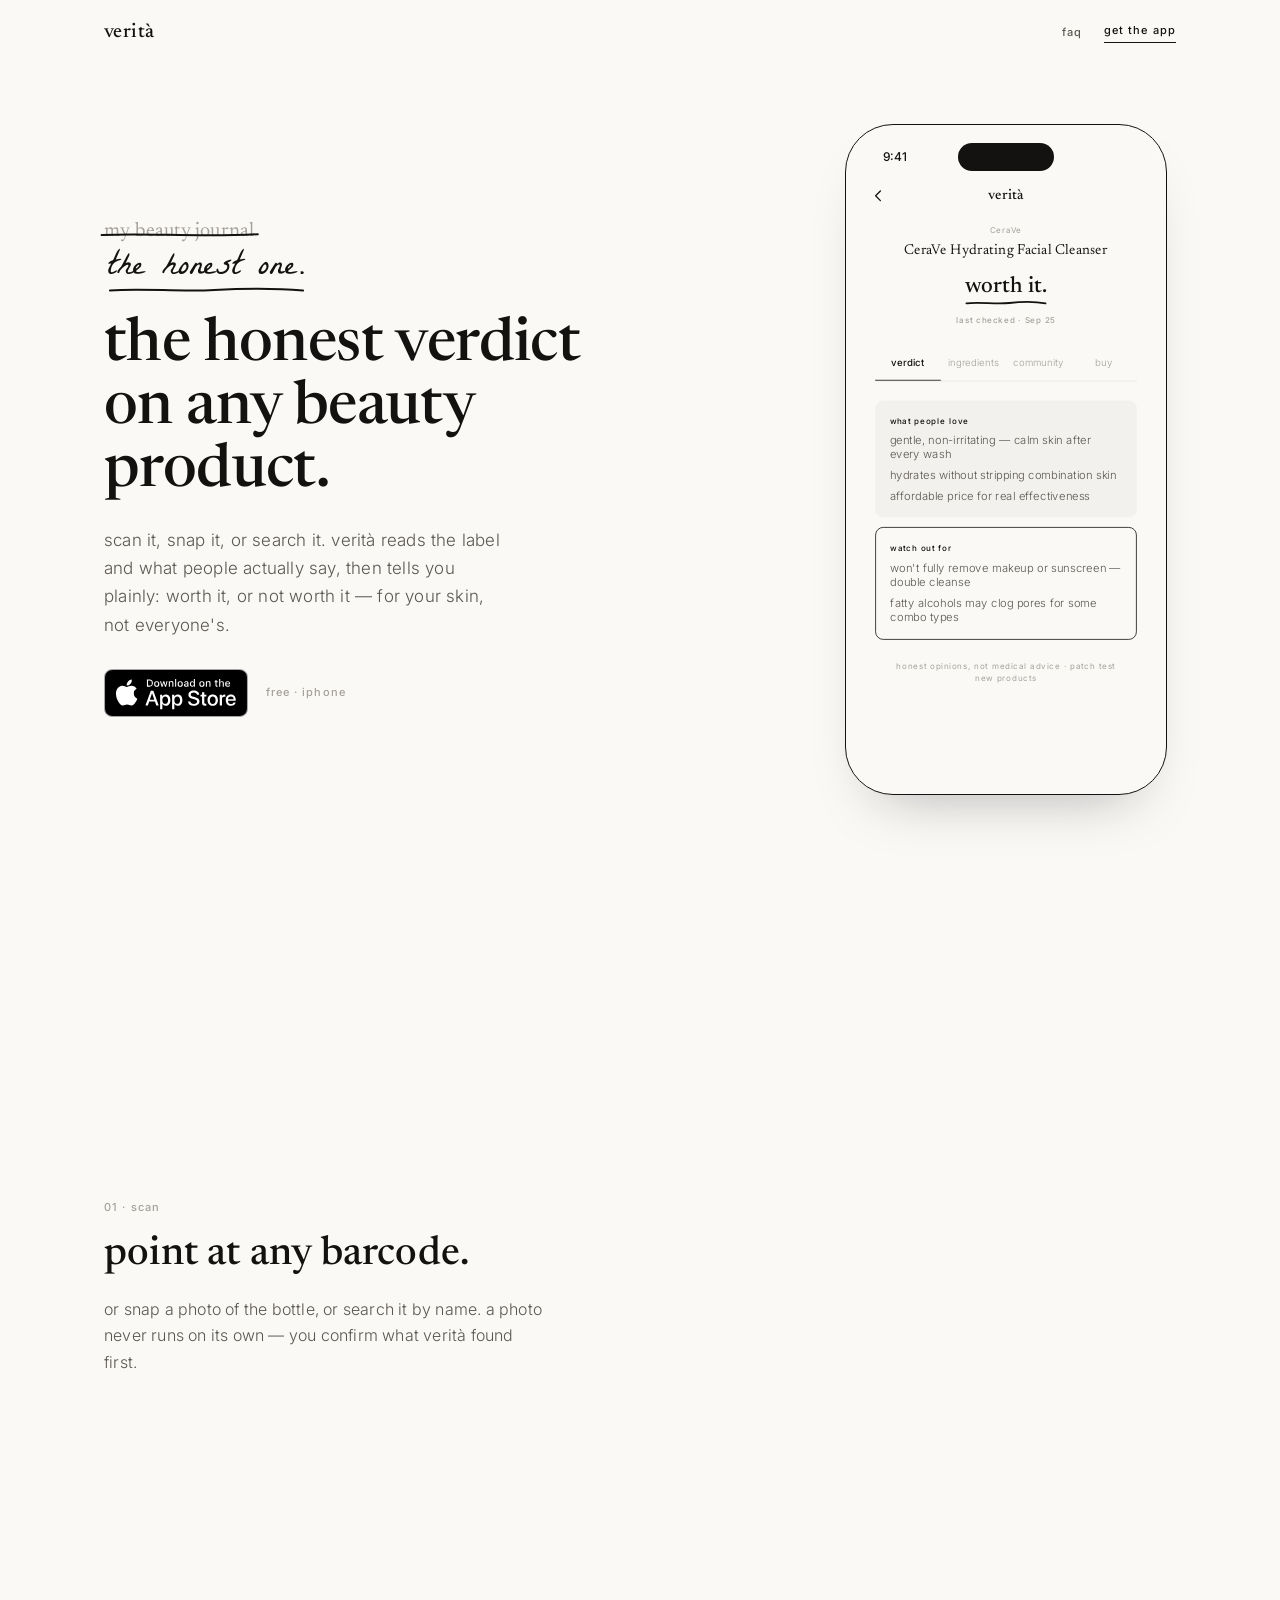
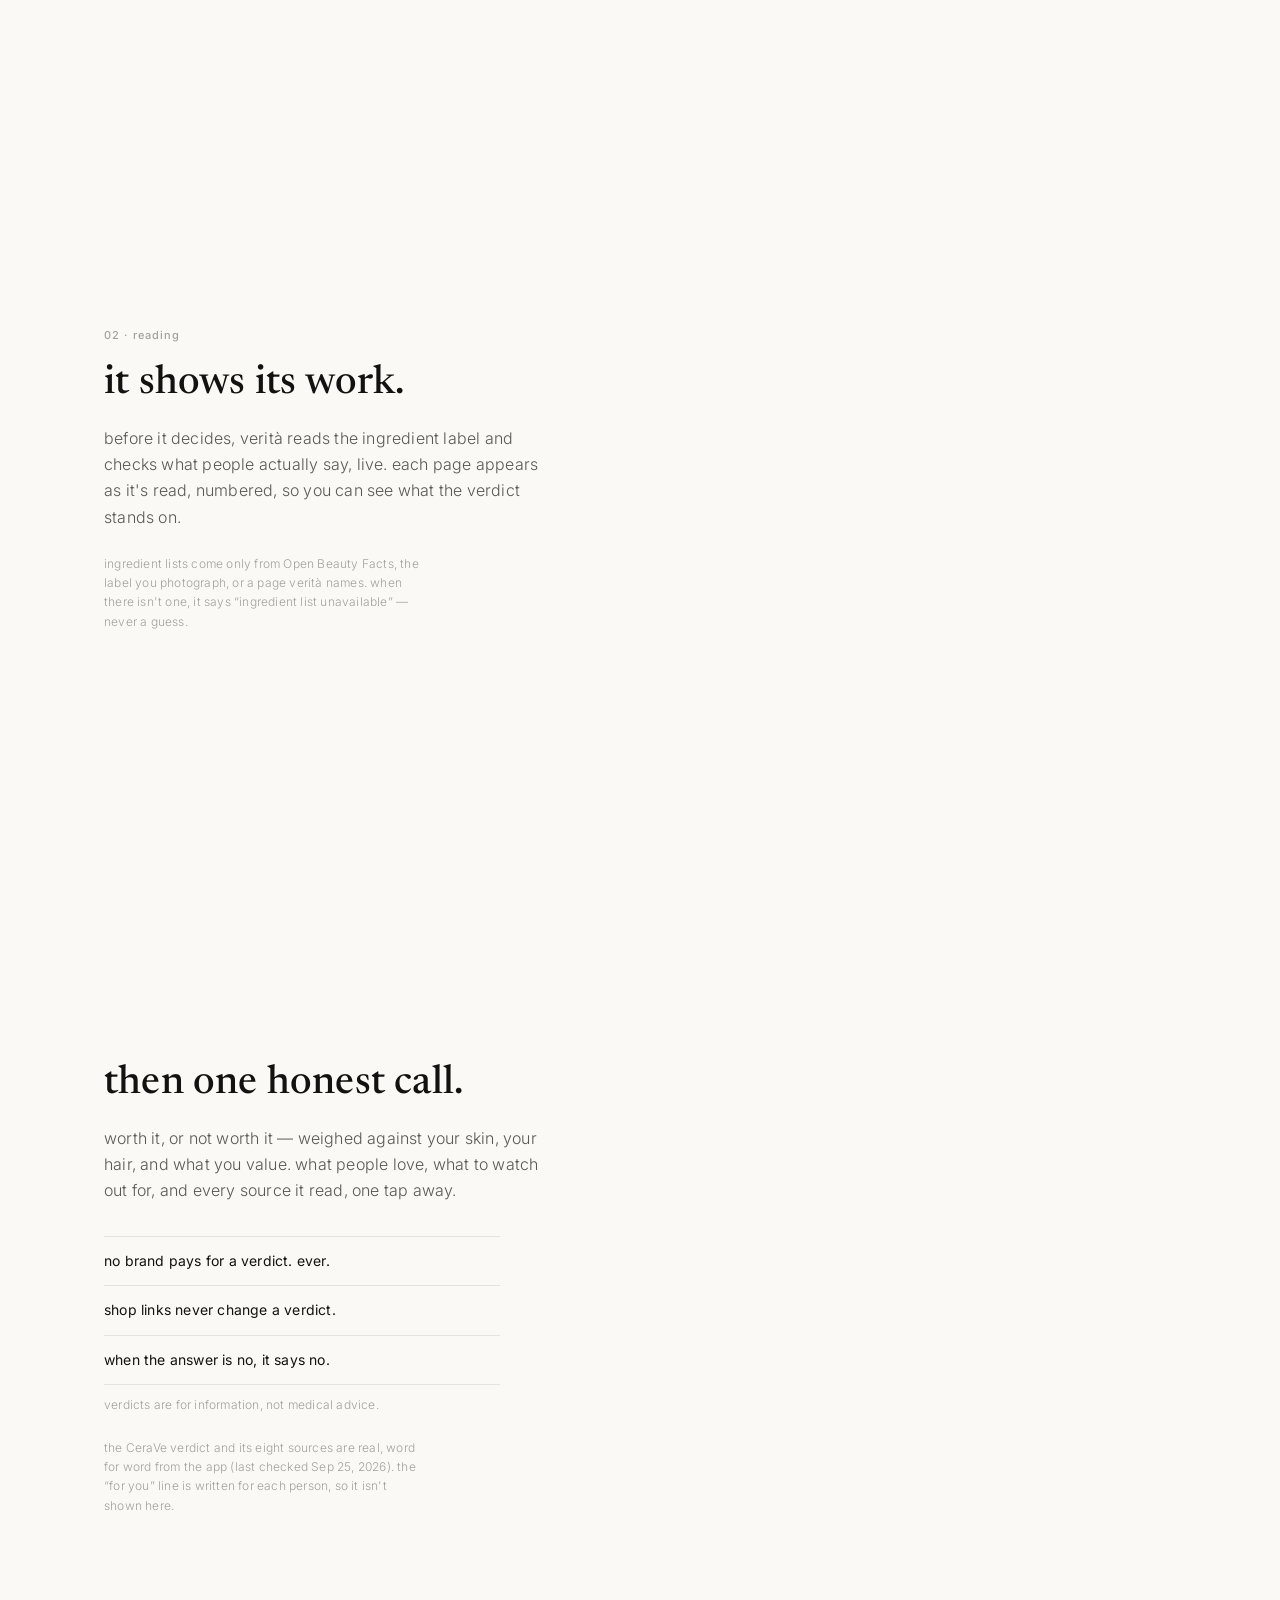
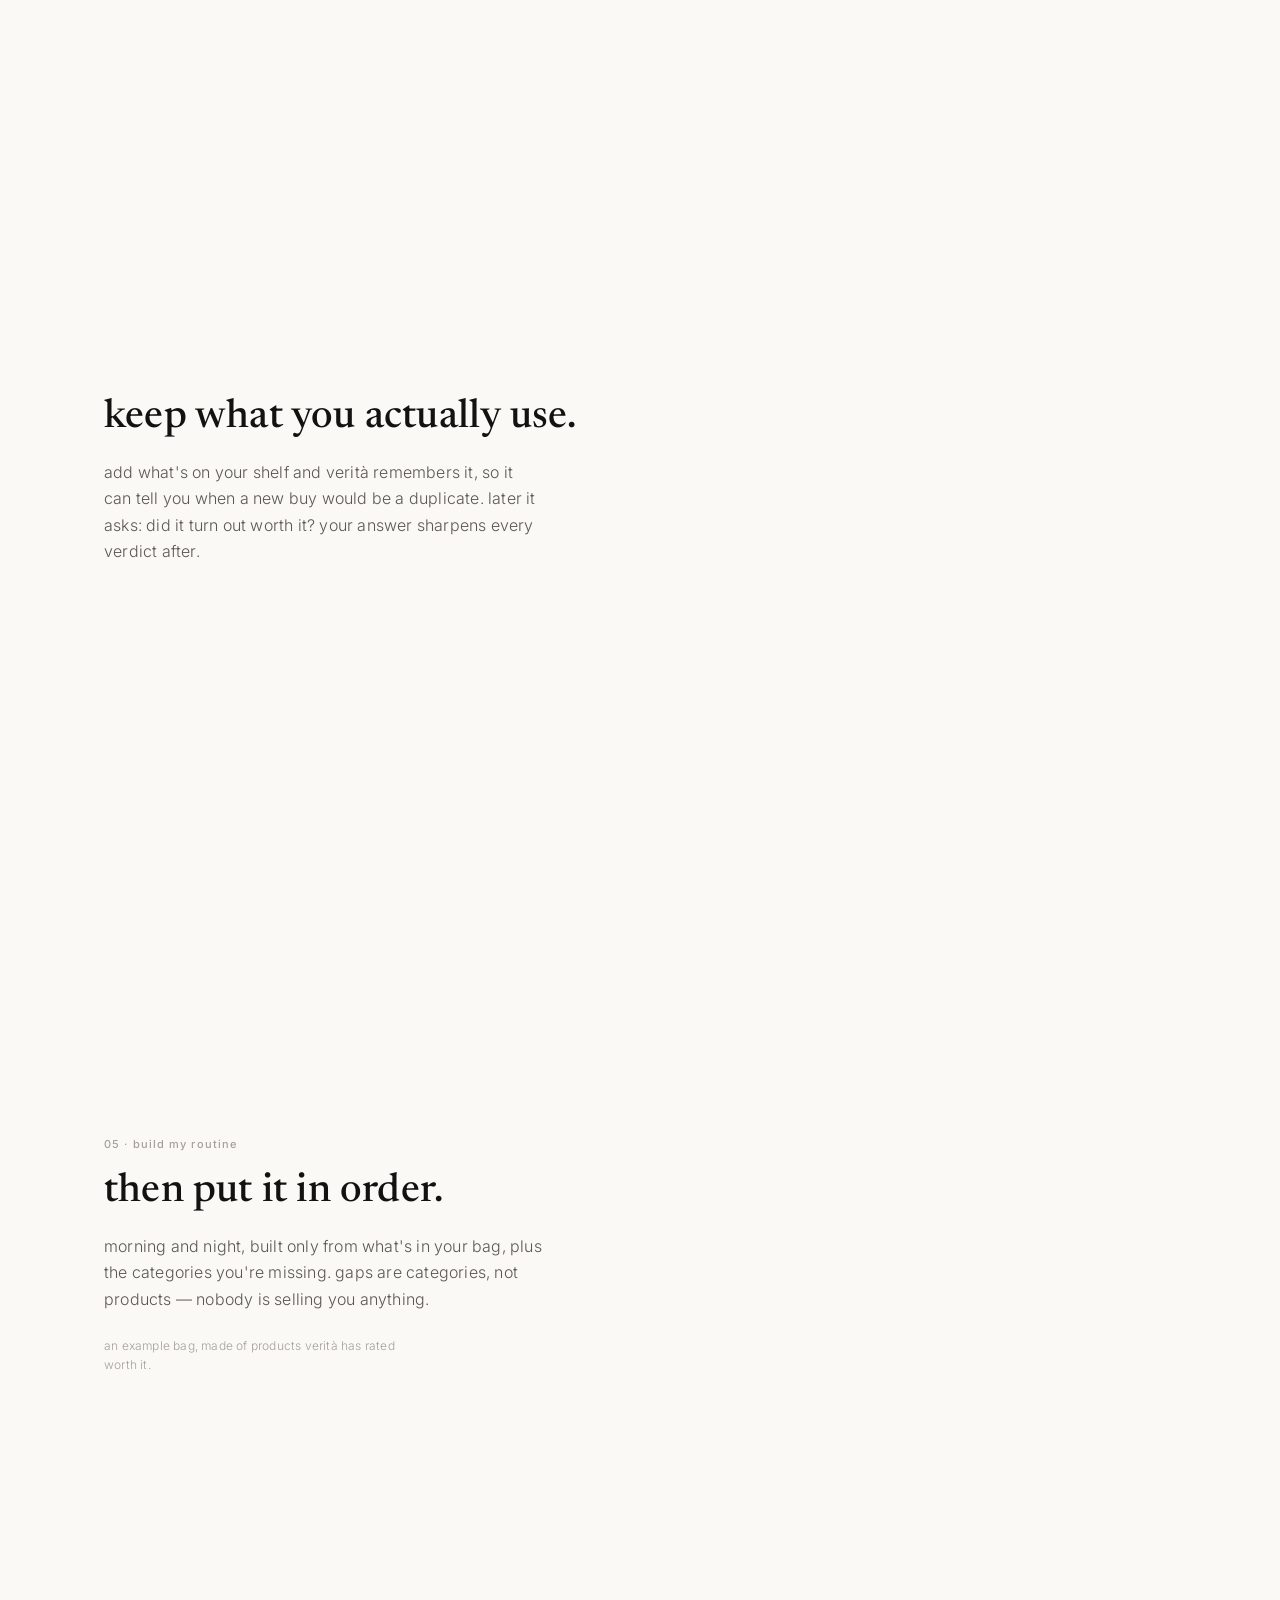
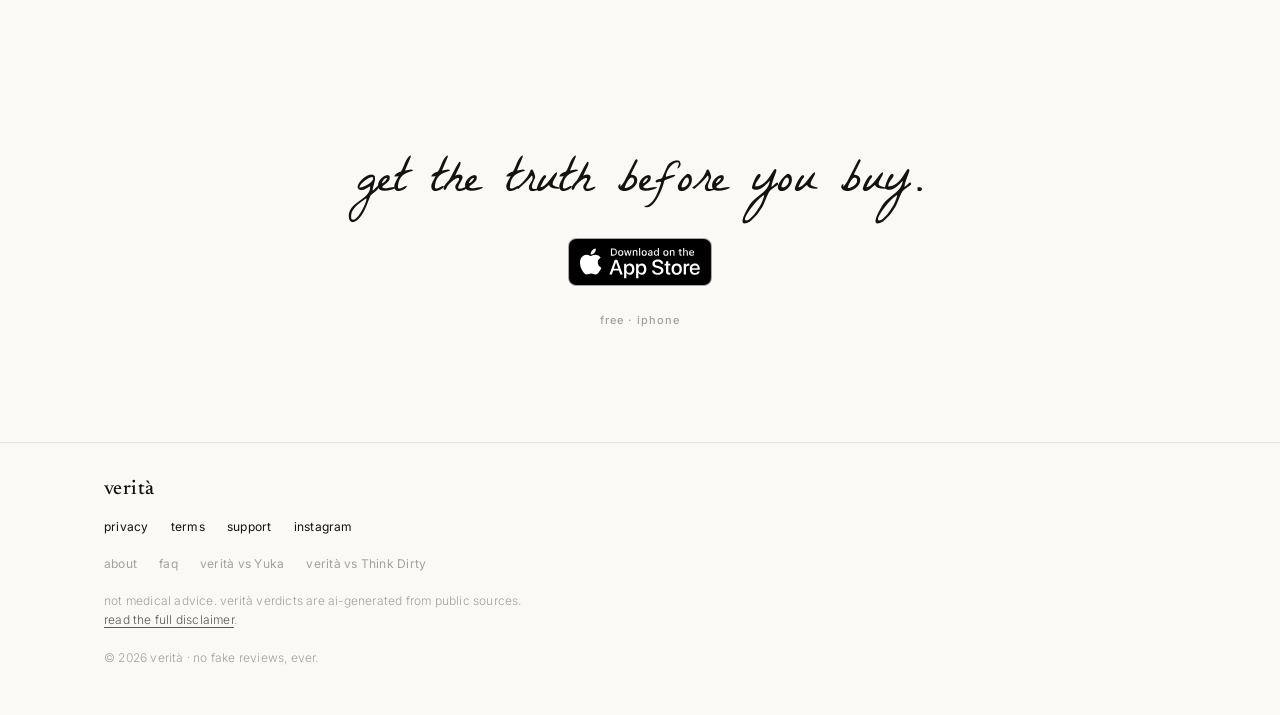
<file: index.html>
<!DOCTYPE html>
<html lang="en">
<head>
<meta charset="UTF-8">
<meta name="viewport" content="width=device-width, initial-scale=1.0">
<title>verità — the honest verdict on beauty</title>
<meta name="description" content="Scan, snap, or search any beauty product — Verità tells you if it's actually worth it, for your skin. Free on iPhone — now on the App Store.">
<meta name="theme-color" content="#FAF9F6">
<meta property="og:title" content="verità — the honest verdict on beauty">
<meta property="og:description" content="Scan any beauty product. Get an honest verdict for your skin — including no. Free on iPhone.">
<meta property="og:type" content="website">
<meta property="og:url" content="https://askverita.com/">
<meta property="og:image" content="https://askverita.com/og.png">
<meta name="twitter:card" content="summary_large_image">
<meta name="twitter:title" content="verità — the honest verdict on beauty">
<meta name="twitter:description" content="Scan any beauty product. Get an honest verdict for your skin — including no.">
<meta name="twitter:image" content="https://askverita.com/og.png">
<script type="application/ld+json">
{"@context":"https://schema.org","@type":"SoftwareApplication","name":"Verità","applicationCategory":"LifestyleApplication","operatingSystem":"iOS","description":"Scan, snap, or search any beauty product — Verità gives an honest, personalized verdict: worth it, or skip it.","url":"https://askverita.com","downloadUrl":"https://apps.apple.com/us/app/verit%C3%A0/id6782425899","installUrl":"https://apps.apple.com/us/app/verit%C3%A0/id6782425899","sameAs":["https://apps.apple.com/us/app/verit%C3%A0/id6782425899"],"author":{"@type":"Person","name":"Sofia Piniella","url":"https://askverita.com/about"},"offers":{"@type":"Offer","price":"0","priceCurrency":"USD"}}
</script>
<script type="application/ld+json">
{"@context":"https://schema.org","@type":"Organization","name":"Verità","url":"https://askverita.com","logo":"https://askverita.com/og.png","description":"Verità is the honest beauty-verdict app: scan, snap, or search any beauty product and get a personalized verdict — worth it, or skip it. Brands cannot pay for verdicts.","foundingDate":"2026","foundingLocation":{"@type":"Place","name":"Miami, FL"},"founder":{"@type":"Person","name":"Sofia Piniella","url":"https://askverita.com/about"},"email":"info@askverita.com","sameAs":["https://apps.apple.com/us/app/verit%C3%A0/id6782425899","https://www.instagram.com/askverita/"]}
</script>
<link rel="canonical" href="https://askverita.com/">
<link rel="preconnect" href="https://fonts.googleapis.com">
<link rel="preconnect" href="https://fonts.gstatic.com" crossorigin>
<link href="https://fonts.googleapis.com/css2?family=Newsreader:opsz,wght@6..72,400;6..72,500&family=Inter:wght@300;400;500&family=La+Belle+Aurore&display=swap" rel="stylesheet">
<link rel="stylesheet" href="/site.css">
<style>
  /* ─── the story: text on the left, one sticky phone on the right ─── */
  .story{max-width:1120px;margin:0 auto;padding:0 var(--gutter);display:grid;grid-template-columns:minmax(0,1fr) 340px;column-gap:72px;}
  .step{grid-column:1;min-height:88vh;display:flex;flex-direction:column;justify-content:center;padding:48px 0;max-width:500px;}
  .stage{grid-column:2;grid-row:1 / span 6;position:relative;}
  .stage .pin{position:sticky;top:calc(50vh - var(--ph) / 2 - 10px);padding-top:8px;}

  .step .eyebrow{margin-bottom:18px;}
  .step h2{font-family:var(--serif);font-weight:500;font-size:clamp(28px,3.4vw,40px);line-height:1.12;color:var(--ink);margin-bottom:18px;}
  .step p{font-size:16px;line-height:1.65;max-width:44ch;margin-bottom:14px;}
  .step .note{font-size:12px;line-height:1.6;color:var(--muted);max-width:46ch;margin-top:10px;}

  /* hero */
  .hero{min-height:calc(100vh - 66px);padding-top:16px;}
  .struck{position:relative;display:inline-block;font-family:var(--serif);font-weight:400;font-size:20px;color:var(--muted);margin-bottom:2px;align-self:flex-start;}
  .struck svg{position:absolute;left:-3%;top:50%;width:106%;height:8px;overflow:visible;}
  .honest{position:relative;display:inline-block;font-size:34px;line-height:1.2;transform:rotate(-1.5deg);align-self:flex-start;margin:0 0 26px 4px;}
  .honest svg{position:absolute;left:0;bottom:-4px;width:100%;height:8px;overflow:visible;}
  .hero h1{font-family:var(--serif);font-weight:500;font-size:clamp(38px,5.2vw,60px);line-height:1.05;letter-spacing:-.01em;color:var(--ink);margin-bottom:22px;}
  .hero .sub{font-size:17px;max-width:40ch;margin-bottom:30px;}
  .getit{display:flex;align-items:center;gap:18px;flex-wrap:wrap;}

  /* the rules, as hairline rows (rows are not boxes, so no radius) */
  .rules{list-style:none;margin-top:18px;border-top:1px solid var(--line);max-width:44ch;}
  .rules li{padding:13px 0;border-bottom:1px solid var(--line);font-size:14px;color:var(--ink);font-weight:400;}

  /* closing */
  .close{max-width:1120px;margin:0 auto;padding:96px var(--gutter) 88px;display:grid;justify-items:center;text-align:center;gap:26px;}
  .close .hand{font-size:clamp(34px,5vw,48px);line-height:1.2;transform:rotate(-1.5deg);}

  /* ─── the phone ───
     Screens are drawn at the app's real 375×812pt size, then scaled with --s,
     so every type size below is the app's own number. */
  .phone{--s:.8;--pw:calc(375px * var(--s));--ph:calc(812px * var(--s));position:relative;width:calc(var(--pw) + 22px);height:calc(var(--ph) + 22px);margin:0 auto;padding:10px;border:1.5px solid var(--ink);border-radius:48px;background:var(--paper);box-shadow:0 30px 60px -34px rgba(20,18,16,.35);}
  .stage{--ph:calc(812px * .8);}
  .phone .glass{position:relative;width:var(--pw);height:var(--ph);border-radius:38px;overflow:hidden;background:var(--paper);isolation:isolate;}
  .phone .island{position:absolute;z-index:9;top:calc(11px * var(--s));left:50%;width:calc(120px * var(--s));height:calc(34px * var(--s));margin-left:calc(-60px * var(--s));border-radius:999px;background:var(--ink);}
  .scr{position:absolute;top:0;left:0;width:375px;height:812px;transform:scale(var(--s));transform-origin:0 0;background:var(--paper);color:var(--soft);font-size:14px;line-height:1.45;letter-spacing:.2px;
       opacity:0;visibility:hidden;transition:opacity .45s var(--ease),visibility 0s linear .45s;}
  .phone[data-screen=hero] .s-verdict,.phone[data-screen=verdict] .s-verdict,.phone[data-screen=scan] .s-scan,
  .phone[data-screen=reading] .s-reading,.phone[data-screen=bag] .s-bag,.phone[data-screen=routine] .s-routine{opacity:1;visibility:visible;transition:opacity .45s var(--ease),visibility 0s;}

  .sb{position:absolute;top:17px;left:34px;font-weight:500;font-size:15px;color:var(--ink);letter-spacing:0;}
  .s-scan .sb{color:var(--paper);}
  .bar{position:absolute;top:54px;left:0;right:0;height:44px;display:flex;align-items:center;justify-content:center;}
  .bar .wm{font-family:var(--serif);font-weight:500;font-size:18px;letter-spacing:.36px;color:var(--ink);}
  .bar .back{position:absolute;left:18px;top:12px;width:20px;height:20px;}
  .bar .back path{stroke:var(--ink);stroke-width:1.6;fill:none;stroke-linecap:round;stroke-linejoin:round;}
  .body{position:absolute;top:98px;left:24px;right:24px;}
  .lbl{font-size:10px;font-weight:500;letter-spacing:1px;color:var(--muted);}

  /* verdict screen */
  .vhead{text-align:center;padding-top:14px;}
  .vbrand{font-size:10px;letter-spacing:1px;color:var(--muted);margin-bottom:8px;font-weight:400;}
  .vprod{font-family:var(--serif);font-weight:400;font-size:18px;line-height:21px;color:var(--ink);}
  .vword{position:relative;display:inline-block;margin-top:18px;font-family:var(--serif);font-weight:500;font-size:28px;line-height:1.1;letter-spacing:.1px;color:var(--ink);}
  .vword svg{position:absolute;left:0;bottom:-9px;width:100%;height:8px;overflow:visible;}
  .vword path{stroke:var(--ink);stroke-width:2.2;fill:none;stroke-linecap:round;stroke-dasharray:140;stroke-dashoffset:0;}
  .vchecked{margin-top:20px;}
  .tabs{display:flex;margin-top:24px;border-bottom:.5px solid var(--line);}
  .tabs span{flex:1;text-align:center;padding:13px 0;font-size:12px;color:var(--muted);border-bottom:1.5px solid transparent;margin-bottom:-.5px;}
  .tabs span.on{color:var(--ink);font-weight:500;border-color:var(--ink);}
  .box{border-radius:var(--r);padding:18px;margin-top:12px;}
  .box.love{background:var(--surface);margin-top:24px;}
  .box.watch{border:1px solid var(--ink);}
  .box .k{font-size:10px;font-weight:500;letter-spacing:1px;color:var(--ink);margin-bottom:8px;}
  .box p{font-size:14px;line-height:18px;color:var(--soft);margin-bottom:8px;}
  .box p:last-child{margin-bottom:0;}
  .disc{margin-top:24px;text-align:center;font-size:10px;letter-spacing:1px;line-height:16px;color:var(--muted);font-weight:400;padding:0 16px;}

  .scrim{position:absolute;inset:0;background:rgba(20,18,16,.22);opacity:0;}
  .sheet{position:absolute;left:0;right:0;bottom:0;height:560px;background:var(--paper);border-radius:var(--r) var(--r) 0 0;padding:14px 24px 0;transform:translateY(100%);}
  .sheet .grab{width:36px;height:4px;border-radius:var(--r);background:var(--line);margin:0 auto 22px;}
  .sheet h3{font-family:var(--serif);font-weight:500;font-size:26px;line-height:1.1;color:var(--ink);margin-bottom:6px;}
  .sheet .sub{font-size:14px;color:var(--soft);margin-bottom:16px;}
  .src{display:flex;justify-content:space-between;align-items:center;padding:12px 0;border-bottom:.5px solid var(--line);font-size:14px;font-weight:400;color:var(--ink);}
  .src:first-of-type{border-top:.5px solid var(--line);}
  .src i{font-style:normal;color:var(--muted);font-size:13px;}
  .sheet .lbl{margin-top:16px;}

  /* the reveal, in the app's order: verdict word → underline draws → boxes → (on the verdict step) sources */
  /* A screen only resets to its starting state while it is the one on show and
     hasn't started — so a screen fading out keeps its content. */
  .phone[data-screen=verdict]:not(.run) .s-verdict .v1,.phone[data-screen=verdict]:not(.run) .s-verdict .v3{opacity:0;}
  .phone[data-screen=verdict]:not(.run) .s-verdict .vword path{stroke-dashoffset:140;}
  .phone.run .s-verdict .v1{opacity:1;transition:opacity .15s ease .35s;}
  .phone.run .s-verdict .vword path{stroke-dashoffset:0;transition:stroke-dashoffset .35s ease-out .65s;}
  .phone.run .s-verdict .v3{opacity:1;transition:opacity .2s ease 1.1s;}
  .phone.run[data-screen=verdict] .s-verdict .scrim{opacity:1;transition:opacity .4s ease 2.6s;}
  .phone.run[data-screen=verdict] .s-verdict .sheet{transform:none;transition:transform .55s var(--ease) 2.6s;}

  /* scan screen */
  .s-scan{background:var(--ink);}
  .s-scan .bar .back path{stroke:var(--paper);}
  .frame{position:absolute;left:52px;top:250px;width:271px;height:180px;border:1.5px solid rgba(250,249,246,.9);border-radius:var(--r);display:flex;align-items:center;justify-content:center;transition:transform .4s var(--ease);}
  .frame svg{width:200px;height:96px;opacity:.92;}
  .sweep{position:absolute;left:14px;right:14px;top:14px;height:1px;background:var(--paper);opacity:0;}
  .phone.run .s-scan .sweep{animation:sweep 1.3s var(--ease) .4s 1 forwards;}
  @keyframes sweep{0%{opacity:0;transform:translateY(0);}15%{opacity:.85;}85%{opacity:.85;}100%{opacity:0;transform:translateY(150px);}}
  .phone.run .s-scan .frame{transform:scale(.97);transition-delay:1.7s;}
  .hint{position:absolute;left:24px;right:24px;top:458px;text-align:center;font-size:14px;color:rgba(250,249,246,.8);height:20px;}
  .hint span{position:absolute;left:0;right:0;transition:opacity .2s ease;}
  .hint .h2{opacity:0;}
  .phone.run .s-scan .hint .h1{opacity:0;transition-delay:1.8s;}
  .phone.run .s-scan .hint .h2{opacity:1;transition-delay:2s;}
  .modes{position:absolute;bottom:92px;left:0;right:0;display:flex;justify-content:center;gap:36px;font-size:13px;color:rgba(250,249,246,.5);}
  .modes .on{color:var(--paper);border-bottom:1.5px solid var(--paper);padding-bottom:5px;}

  /* reading screen */
  .s-reading .vhead{padding-bottom:6px;}
  .rtabs{display:flex;margin:24px 0 18px;border-bottom:.5px solid var(--line);}
  .rtabs span{flex:1;text-align:center;padding:13px 0;font-size:12px;color:var(--muted);}
  .phone[data-screen=reading]:not(.run) .ln{opacity:0;}
  .phone.run .s-reading .ln{opacity:1;transition:opacity .3s ease calc(.3s + var(--i) * .42s);}
  .rnote{font-size:14px;line-height:20px;font-weight:400;color:var(--soft);margin-bottom:12px;}
  .chips{display:flex;flex-wrap:wrap;gap:4px 12px;margin-bottom:16px;}
  .chips span{font-size:11px;color:var(--soft);font-weight:400;}
  .chips .more{color:var(--muted);}
  .rsrc{display:flex;margin-bottom:12px;}
  .rsrc .n{width:24px;flex-shrink:0;font-size:10px;font-weight:500;letter-spacing:1px;color:var(--muted);margin-top:2px;}
  .rsrc .t{font-size:13px;line-height:18px;color:var(--ink);font-weight:400;}

  /* bag screen */
  .bagtop{position:absolute;top:98px;left:0;right:0;background:var(--ink);border-radius:0;padding:40px 24px 32px;}
  .bagtop .e{font-size:10px;font-weight:500;letter-spacing:1px;color:rgba(250,249,246,.65);}
  .bagtop h4{font-family:var(--serif);font-weight:400;font-size:26px;letter-spacing:-.2px;color:var(--paper);margin-top:8px;line-height:1.15;}
  .bagtop .sk{font-size:14px;color:rgba(250,249,246,.65);margin-top:6px;}
  .stats{display:flex;margin-top:26px;}
  .stats div{flex:1;}
  .stats b{display:block;font-family:var(--serif);font-weight:400;font-size:26px;color:var(--paper);line-height:1.1;}
  .stats span{display:block;font-size:10px;font-weight:500;letter-spacing:1px;color:rgba(250,249,246,.65);margin-top:6px;}
  .bagbody{position:absolute;top:338px;left:24px;right:24px;}
  .trow{display:block;padding:14px 0;border-top:.5px solid var(--line);border-bottom:.5px solid var(--line);font-size:11px;font-weight:500;letter-spacing:1.1px;color:var(--ink);}
  .cat{margin:22px 0 2px;}
  .item{display:flex;align-items:center;gap:12px;padding:12px 0;border-bottom:.5px solid var(--line);}
  .item .w{flex:1;min-width:0;}
  .item .b{font-size:10px;letter-spacing:1px;color:var(--muted);}
  .item .p{font-family:var(--serif);font-weight:400;font-size:17px;line-height:21px;color:var(--ink);white-space:nowrap;overflow:hidden;text-overflow:ellipsis;}
  .pill{flex-shrink:0;border-radius:var(--r);padding:6px 12px;font-size:12px;font-weight:500;letter-spacing:.6px;background:var(--ink);color:var(--paper);border:1px solid var(--ink);}
  .ask{display:flex;justify-content:space-between;padding:10px 0 12px;border-bottom:.5px solid var(--line);font-size:13px;color:var(--soft);}
  .ask b{font-weight:500;color:var(--ink);letter-spacing:.5px;font-size:12px;}
  .nav{position:absolute;left:0;right:0;bottom:0;height:83px;border-top:.5px solid var(--line);display:flex;justify-content:space-around;padding-top:12px;background:var(--paper);}
  .nav span{font-size:9px;font-weight:500;letter-spacing:.9px;color:var(--nav-off);display:flex;flex-direction:column;align-items:center;gap:6px;}
  .nav span::before{content:"";width:18px;height:18px;border:1.5px solid currentColor;border-radius:var(--r);}
  .nav span.on{color:var(--ink);}

  /* routine screen */
  .s-routine h4{font-family:var(--serif);font-weight:500;font-size:26px;line-height:1.1;color:var(--ink);margin-top:14px;}
  .s-routine .rsub{font-size:13px;color:var(--soft);margin-top:6px;}
  .per{margin-top:28px;}
  .per .lbl{margin-bottom:4px;}
  .rrow{display:flex;gap:14px;align-items:baseline;padding:11px 0;border-bottom:.5px solid var(--line);}
  .rrow .n{font-family:var(--serif);font-size:17px;color:var(--muted);width:12px;}
  .rrow .p{font-family:var(--serif);font-size:16px;line-height:20px;color:var(--ink);white-space:nowrap;overflow:hidden;text-overflow:ellipsis;}
  .gap{border:.5px solid var(--line);border-radius:var(--r);padding:16px 18px;margin-top:8px;display:flex;justify-content:space-between;font-size:14px;color:var(--ink);font-weight:400;}
  .gap i{font-style:normal;font-size:13px;color:var(--soft);}
  .rfoot{margin-top:20px;font-size:12px;line-height:17px;color:var(--muted);}
  .phone[data-screen=routine]:not(.run) .s-routine .rr{opacity:0;}
  .phone.run .s-routine .rr{opacity:1;transition:opacity .3s ease calc(.25s + var(--i) * .12s);}

  /* scroll reveal for the text: a page turning, not a pop */
  .rv{opacity:0;transform:translateY(14px);transition:opacity .7s var(--ease),transform .7s var(--ease);}
  .rv.in{opacity:1;transform:none;}
  .no-js .rv{opacity:1;transform:none;}

  /* ─── phone + tablet: stack the phone under each step's text ─── */
  .slot{display:none;}
  @media (max-width:899px){
    .story{display:block;}
    .stage{display:none;}
    .step{min-height:0;max-width:none;padding:56px 0 8px;}
    .step + .step{border-top:1px solid var(--line);}
    .hero{min-height:0;padding-top:20px;}
    .slot{display:block;margin-top:34px;}
    .slot .phone{--s:.66;}
    .step p{font-size:15px;}
    .hero .sub{font-size:16px;}
    .close{padding:72px var(--gutter) 64px;}
  }
  @media (min-width:900px) and (max-height:760px){
    .stage .phone{--s:.7;}
    .stage{--ph:calc(812px * .7);}
  }
  @media (prefers-reduced-motion:reduce){
    .rv{opacity:1;transform:none;transition:none;}
    .scr,.scr *{transition:none !important;animation:none !important;}
    .phone .s-verdict .v1,.phone .s-verdict .v3,.phone .ln,.phone .rr{opacity:1 !important;}
    .phone .s-verdict .vword path{stroke-dashoffset:0 !important;}
    .hint .h1{opacity:0;} .hint .h2{opacity:1;}
    .phone[data-screen=verdict] .s-verdict .scrim{opacity:1;}
    .phone[data-screen=verdict] .s-verdict .sheet{transform:none;}
  }
</style>
</head>
<body class="no-js">
<script>document.body.classList.remove('no-js');</script>

<header class="mast">
  <a class="wordmark" href="/">verità</a>
  <nav><a href="/faq">faq</a><a class="get" data-placement="nav" href="https://apps.apple.com/us/app/verit%C3%A0/id6782425899">get the app</a></nav>
</header>

<main class="story">

  <section class="step hero" data-screen="hero" aria-labelledby="h-hero">
    <span class="struck rv">my beauty journal<svg viewBox="0 0 200 10" preserveAspectRatio="none" aria-hidden="true"><path d="M2 5 C 60 2, 120 8, 198 4" stroke="#141210" stroke-width="2" fill="none" stroke-linecap="round" vector-effect="non-scaling-stroke"/></svg></span>
    <span class="hand honest rv">the honest one.<svg viewBox="0 0 200 8" preserveAspectRatio="none" aria-hidden="true"><path d="M2 5.4 C 36 3, 72 7, 108 5 S 172 3.2, 198 5.6" stroke="#141210" stroke-width="2" fill="none" stroke-linecap="round" vector-effect="non-scaling-stroke"/></svg></span>
    <h1 id="h-hero" class="rv">the honest verdict on any beauty product.</h1>
    <p class="sub rv">scan it, snap it, or search it. verità reads the label and what people actually say, then tells you plainly: worth it, or not worth it — for your skin, not everyone's.</p>
    <div class="getit rv">
      <a class="appstore" data-placement="hero" href="https://apps.apple.com/us/app/verit%C3%A0/id6782425899" aria-label="Download Verità on the App Store"><img src="/app-store-badge.svg" alt="Download on the App Store" width="144" height="48"></a>
      <span class="free">free · iphone</span>
    </div>
    <div class="slot"></div>
  </section>

  <aside class="stage" aria-hidden="true">
    <div class="pin">
      <div class="phone" id="phone" data-screen="hero">
        <div class="glass">
          <div class="island"></div>

          <!-- VERDICT — CeraVe Hydrating Facial Cleanser, the real cached verdict
               (product_verdicts key "term:cerave hydrating facial cleanser", cache v10,
               searchedAt 2026-09-25). Love/watch lines verbatim, first word lowercased the
               way the app's journalCase() does. Sources = the 8 real search citations. -->
          <div class="scr s-verdict">
            <span class="sb">9:41</span>
            <div class="bar"><svg class="back" viewBox="0 0 20 20"><path d="M12.5 4 L6.5 10 L12.5 16"/></svg><span class="wm">verità</span></div>
            <div class="body">
              <div class="vhead">
                <div class="vbrand">CeraVe</div>
                <div class="vprod">CeraVe Hydrating Facial Cleanser</div>
                <div class="v1"><span class="vword">worth it.<svg viewBox="0 0 104 8" preserveAspectRatio="none"><path d="M2 5.4 C 18.7 3, 37.4 7, 56.2 5 S 89.4 3.2, 102 5.6"/></svg></span></div>
                <div class="lbl vchecked v1">last checked · Sep 25</div>
              </div>
              <div class="v3">
                <div class="tabs"><span class="on">verdict</span><span>ingredients</span><span>community</span><span>buy</span></div>
                <div class="box love"><div class="k">what people love</div>
                  <p>gentle, non-irritating — calm skin after every wash</p>
                  <p>hydrates without stripping combination skin</p>
                  <p>affordable price for real effectiveness</p>
                </div>
                <div class="box watch"><div class="k">watch out for</div>
                  <p>won't fully remove makeup or sunscreen — double cleanse</p>
                  <p>fatty alcohols may clog pores for some combo types</p>
                </div>
                <div class="disc">honest opinions, not medical advice · patch test new products</div>
              </div>
            </div>
            <div class="scrim"></div>
            <div class="sheet">
              <div class="grab"></div>
              <h3>sources</h3>
              <div class="sub">this verdict was informed by</div>
              <div class="src">skinsort.com<i>↗</i></div>
              <div class="src">incidecoder.com<i>↗</i></div>
              <div class="src">dermstore.com<i>↗</i></div>
              <div class="src">whatsinmyjar.com<i>↗</i></div>
              <div class="src">cerave.com<i>↗</i></div>
              <div class="src">ulta.com<i>↗</i></div>
              <div class="src">cvs.com<i>↗</i></div>
              <div class="src">inkeedecoder.com<i>↗</i></div>
              <div class="lbl">last checked · Sep 25, 2026</div>
            </div>
          </div>

          <!-- SCAN — the barcode scanner: "point at any barcode", barcode / photo modes. -->
          <div class="scr s-scan">
            <span class="sb">9:41</span>
            <div class="bar"><svg class="back" viewBox="0 0 20 20"><path d="M12.5 4 L6.5 10 L12.5 16"/></svg></div>
            <div class="frame"><svg class="barcode" viewBox="0 0 200 96" preserveAspectRatio="none"></svg><div class="sweep"></div></div>
            <div class="hint"><span class="h1">point at any barcode</span><span class="h2">found it — reading the label…</span></div>
            <div class="modes"><span class="on">barcode</span><span>photo</span></div>
          </div>

          <!-- READING — the live reading log, in the app's order. Ingredient names are the
               first six of the real list (24, from cerave.com); every title is over the
               app's 44-character limit, so — like the app — each receipt shows its host. -->
          <div class="scr s-reading">
            <span class="sb">9:41</span>
            <div class="bar"><svg class="back" viewBox="0 0 20 20"><path d="M12.5 4 L6.5 10 L12.5 16"/></svg><span class="wm">verità</span></div>
            <div class="body">
              <div class="vhead"><div class="vbrand">CeraVe</div><div class="vprod">CeraVe Hydrating Facial Cleanser</div></div>
              <div class="rtabs"><span>verdict</span><span>community</span><span>buy</span></div>
              <div class="rnote ln" style="--i:0">found it — reading the label…</div>
              <div class="chips ln" style="--i:1"><span>Aqua/Water</span><span>Glycerin</span><span>Cetearyl Alcohol</span><span>Phenoxyethanol</span><span>Stearyl Alcohol</span><span>Cetyl Alcohol</span><span class="more">+18 more</span></div>
              <div class="rnote ln" style="--i:2">checking what people actually say…</div>
              <div class="rsrc ln" style="--i:3"><span class="n">01</span><span class="t">skinsort.com</span></div>
              <div class="rsrc ln" style="--i:4"><span class="n">02</span><span class="t">incidecoder.com</span></div>
              <div class="rsrc ln" style="--i:5"><span class="n">03</span><span class="t">dermstore.com</span></div>
              <div class="rsrc ln" style="--i:6"><span class="n">04</span><span class="t">whatsinmyjar.com</span></div>
              <div class="rsrc ln" style="--i:7"><span class="n">05</span><span class="t">cerave.com</span></div>
              <div class="rsrc ln" style="--i:8"><span class="n">06</span><span class="t">ulta.com</span></div>
              <div class="rsrc ln" style="--i:9"><span class="n">07</span><span class="t">cvs.com</span></div>
              <div class="rsrc ln" style="--i:10"><span class="n">08</span><span class="t">inkeedecoder.com</span></div>
              <div class="rnote ln" style="--i:11">found it</div>
              <div class="rnote ln" style="--i:12">writing your verdict…</div>
            </div>
          </div>

          <!-- BAG — an example bag made only of products verità has rated worth it. -->
          <div class="scr s-bag">
            <span class="sb">9:41</span>
            <div class="bar"><span class="wm">verità</span></div>
            <div class="bagtop">
              <div class="e">your routine</div>
              <h4>my beauty bag</h4>
              <div class="sk">combination skin · breakouts, texture</div>
              <div class="stats"><div><b>4</b><span>products</span></div><div><b>1</b><span>to add</span></div><div><b>4</b><span>worth it</span></div></div>
            </div>
            <div class="bagbody">
              <span class="trow">build my routine →</span>
              <div class="lbl cat">skincare</div>
              <div class="item"><div class="w"><div class="b">CeraVe</div><div class="p">Hydrating Facial Cleanser</div></div><span class="pill">worth it</span></div>
              <div class="item"><div class="w"><div class="b">The Ordinary</div><div class="p">Niacinamide 10% + Zinc 1%</div></div><span class="pill">worth it</span></div>
              <div class="ask"><span>did it turn out worth it?</span><span><b>worth it</b> · <b>not really</b></span></div>
              <div class="item"><div class="w"><div class="b">CeraVe</div><div class="p">Moisturizing Cream</div></div><span class="pill">worth it</span></div>
              <div class="item"><div class="w"><div class="b">Aquaphor</div><div class="p">Healing Ointment</div></div><span class="pill">worth it</span></div>
            </div>
            <div class="nav"><span>home</span><span>saved</span><span class="on">my bag</span><span>history</span><span>settings</span></div>
          </div>

          <!-- ROUTINE — build my routine, from the same example bag. -->
          <div class="scr s-routine">
            <span class="sb">9:41</span>
            <div class="bar"><svg class="back" viewBox="0 0 20 20"><path d="M12.5 4 L6.5 10 L12.5 16"/></svg><span class="wm">verità</span></div>
            <div class="body">
              <h4 class="rr" style="--i:0">build my routine</h4>
              <div class="rsub rr" style="--i:0">combination skin · 4 products in your bag</div>
              <div class="per">
                <div class="lbl rr" style="--i:1">morning</div>
                <div class="rrow rr" style="--i:2"><span class="n">1</span><span class="p">CeraVe Hydrating Facial Cleanser</span></div>
                <div class="rrow rr" style="--i:3"><span class="n">2</span><span class="p">The Ordinary Niacinamide 10% + Zinc 1%</span></div>
                <div class="rrow rr" style="--i:4"><span class="n">3</span><span class="p">CeraVe Moisturizing Cream</span></div>
              </div>
              <div class="per">
                <div class="lbl rr" style="--i:5">night</div>
                <div class="rrow rr" style="--i:6"><span class="n">1</span><span class="p">CeraVe Hydrating Facial Cleanser</span></div>
                <div class="rrow rr" style="--i:7"><span class="n">2</span><span class="p">The Ordinary Niacinamide 10% + Zinc 1%</span></div>
                <div class="rrow rr" style="--i:8"><span class="n">3</span><span class="p">CeraVe Moisturizing Cream</span></div>
                <div class="rrow rr" style="--i:9"><span class="n">4</span><span class="p">Aquaphor Healing Ointment</span></div>
              </div>
              <div class="per">
                <div class="lbl rr" style="--i:10">where to add</div>
                <div class="gap rr" style="--i:11">sunscreen<i>find one →</i></div>
              </div>
              <div class="rfoot rr" style="--i:12">built only from what's in your bag · gaps are categories, not products</div>
            </div>
          </div>

        </div>
      </div>
    </div>
  </aside>

  <section class="step" data-screen="scan" aria-labelledby="h-scan">
    <div class="eyebrow rv">01 · scan</div>
    <h2 id="h-scan" class="rv">point at any barcode.</h2>
    <p class="rv">or snap a photo of the bottle, or search it by name. a photo never runs on its own — you confirm what verità found first.</p>
    <div class="slot"></div>
  </section>

  <section class="step" data-screen="reading" aria-labelledby="h-reading">
    <div class="eyebrow rv">02 · reading</div>
    <h2 id="h-reading" class="rv">it shows its work.</h2>
    <p class="rv">before it decides, verità reads the ingredient label and checks what people actually say, live. each page appears as it's read, numbered, so you can see what the verdict stands on.</p>
    <p class="note rv">ingredient lists come only from Open Beauty Facts, the label you photograph, or a page verità names. when there isn't one, it says “ingredient list unavailable” — never a guess.</p>
    <div class="slot"></div>
  </section>

  <section class="step" data-screen="verdict" aria-labelledby="h-verdict">
    <div class="eyebrow rv">03 · the verdict</div>
    <h2 id="h-verdict" class="rv">then one honest call.</h2>
    <p class="rv">worth it, or not worth it — weighed against your skin, your hair, and what you value. what people love, what to watch out for, and every source it read, one tap away.</p>
    <ul class="rules rv">
      <li>no brand pays for a verdict. ever.</li>
      <li>shop links never change a verdict.</li>
      <li>when the answer is no, it says no.</li>
    </ul>
    <p class="note rv">verdicts are for information, not medical advice.</p>
    <p class="note rv">the CeraVe verdict and its eight sources are real, word for word from the app (last checked Sep 25, 2026). the “for you” line is written for each person, so it isn't shown here.</p>
    <div class="slot"></div>
  </section>

  <section class="step" data-screen="bag" aria-labelledby="h-bag">
    <div class="eyebrow rv">04 · my beauty bag</div>
    <h2 id="h-bag" class="rv">keep what you actually use.</h2>
    <p class="rv">add what's on your shelf and verità remembers it, so it can tell you when a new buy would be a duplicate. later it asks: did it turn out worth it? your answer sharpens every verdict after.</p>
    <div class="slot"></div>
  </section>

  <section class="step" data-screen="routine" aria-labelledby="h-routine">
    <div class="eyebrow rv">05 · build my routine</div>
    <h2 id="h-routine" class="rv">then put it in order.</h2>
    <p class="rv">morning and night, built only from what's in your bag, plus the categories you're missing. gaps are categories, not products — nobody is selling you anything.</p>
    <p class="note rv">an example bag, made of products verità has rated worth it.</p>
    <div class="slot"></div>
  </section>

</main>

<!-- Proof stubs, off on purpose. A download count, user quotes, or an App Store rating
     go here ONLY once real numbers / named quotes exist (App Store Connect, 10+ ratings,
     testers' own words). Never estimate, never write them ourselves. -->

<section class="close" id="get" aria-label="get the app">
  <span class="hand rv">get the truth before you buy.</span>
  <a class="appstore rv" data-placement="close" href="https://apps.apple.com/us/app/verit%C3%A0/id6782425899" aria-label="Download Verità on the App Store"><img src="/app-store-badge.svg" alt="Download on the App Store" width="144" height="48"></a>
  <span class="free rv">free · iphone</span>
</section>

<footer>
  <div class="foot">
    <a class="wordmark" href="/">verità</a>
    <nav aria-label="legal and contact"><a href="/privacy">privacy</a><a href="/terms">terms</a><a href="/support">support</a><a href="https://www.instagram.com/askverita/" rel="noopener">instagram</a></nav>
    <nav class="more" aria-label="more"><a href="/about">about</a><a href="/faq">faq</a><a href="/vs/verita-vs-yuka">verità vs Yuka</a><a href="/vs/verita-vs-think-dirty">verità vs Think Dirty</a></nav>
    <p class="medical">not medical advice. verità verdicts are ai-generated from public sources. <a href="/disclaimer">read the full disclaimer</a>.</p>
    <small>© 2026 verità · no fake reviews, ever.</small>
  </div>
</footer>

<script>
(function () {
  var phone = document.getElementById('phone');
  var reduce = window.matchMedia('(prefers-reduced-motion: reduce)');
  var mobile = window.matchMedia('(max-width: 899px)');

  // A plain barcode, drawn once (bar widths are decorative, not a real code).
  var bc = phone.querySelector('.barcode'), x = 6, w = [2,1,1,3,1,2,1,1,2,3,1,1,2,1,3,1,2,2,1,1,3,1,1,2,1,2,3,1,1,2,1,1,3,2,1,1,2,1,2,1,1,3,1,2,1,1,2];
  w.forEach(function (bw, i) {
    if (i % 2 === 0) bc.insertAdjacentHTML('beforeend', '<rect x="' + x + '" y="0" width="' + bw * 1.9 + '" height="96" fill="#FAF9F6"/>');
    x += bw * 1.9 + 0.9;
  });

  // Show a screen, then restart its sequence so it plays from the top.
  function show(p, screen) {
    if (p.dataset.screen === screen && p.classList.contains('run')) return;
    p.classList.remove('run');
    p.dataset.screen = screen;
    void p.offsetWidth;
    if (screen !== 'hero') p.classList.add('run');
  }

  // Text fades up as it arrives — once.
  var rv = new IntersectionObserver(function (es) {
    es.forEach(function (e) { if (e.isIntersecting) { e.target.classList.add('in'); rv.unobserve(e.target); } });
  }, { rootMargin: '0px 0px -8% 0px' });
  document.querySelectorAll('.rv').forEach(function (el) { rv.observe(el); });

  // Desktop: the step crossing the middle of the viewport owns the sticky phone.
  var steps = document.querySelectorAll('.step');
  var io = new IntersectionObserver(function (es) {
    if (mobile.matches) return;
    es.forEach(function (e) { if (e.isIntersecting) show(phone, e.target.dataset.screen); });
  }, { rootMargin: '-48% 0px -48% 0px' });
  steps.forEach(function (s) { io.observe(s); });

  // Phone widths: each step gets its own copy of the phone under its text.
  var copies = new IntersectionObserver(function (es) {
    es.forEach(function (e) {
      var p = e.target, s = p.dataset.home;
      if (e.isIntersecting) show(p, s); else if (s !== 'hero') p.classList.remove('run');
    });
  }, { threshold: 0.45 });
  steps.forEach(function (s) {
    var c = phone.cloneNode(true);
    c.removeAttribute('id');
    c.dataset.home = s.dataset.screen;
    c.dataset.screen = s.dataset.screen;
    c.classList.remove('run');
    s.querySelector('.slot').appendChild(c);
    copies.observe(c);
  });
})();
</script>
<script type="module">
  // HeyCatch analytics — pinned ESM import (no build step), key is publishable.
  import { analytics } from 'https://esm.sh/@heycatch/sdk@0.7.0';
  analytics.init({
    projectKey: 'hck_pk_44uyM-4j_QP7_OfkhimrYhVSZeRVIWxB',
    install: { framework: 'web', agent: 'claude-code' },
  });
  // Outbound App Store clicks, by placement — separate from inbound
  // short-link attribution (utm_campaign via the /:letter redirect).
  document.querySelectorAll('a[data-placement]').forEach(function (a) {
    a.addEventListener('click', function () {
      analytics.trackEvent('app_store_click', { placement: a.dataset.placement || 'unknown' });
    });
  });
</script>
</body>
</html>
</file>
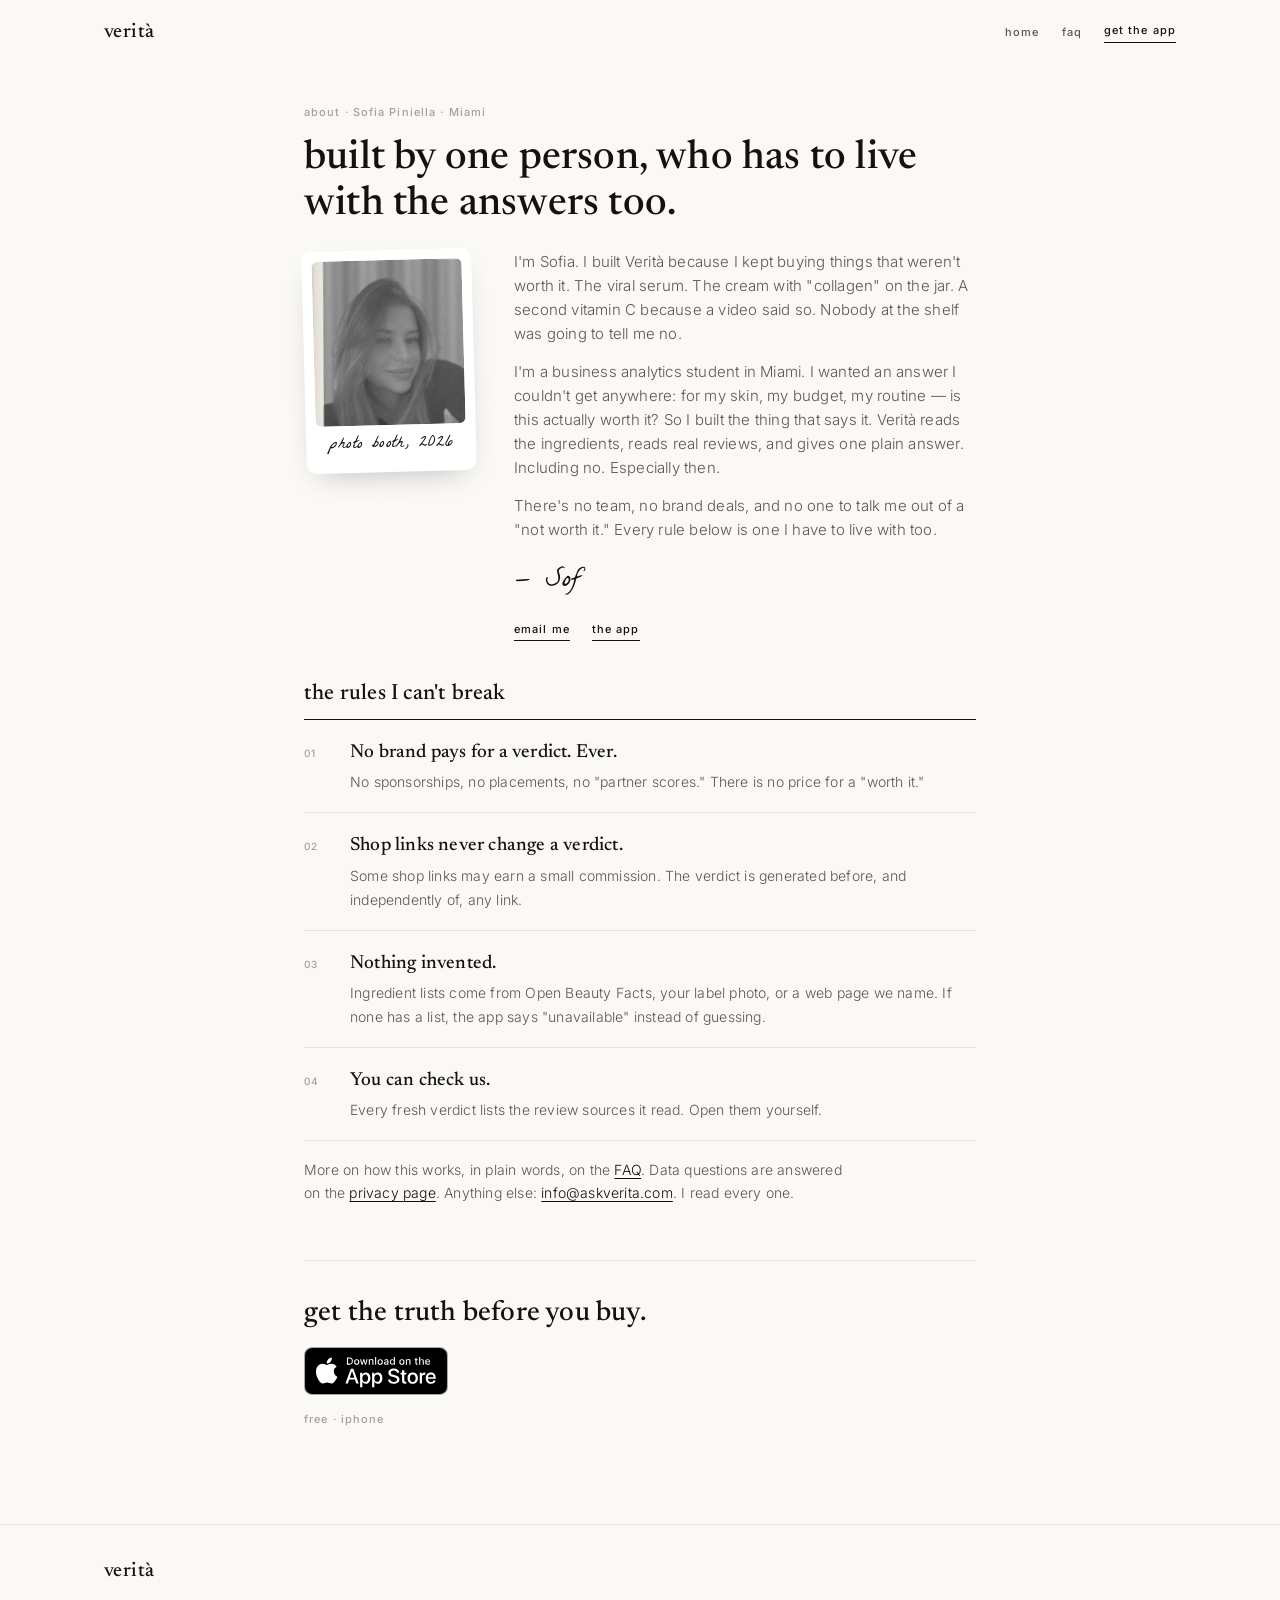
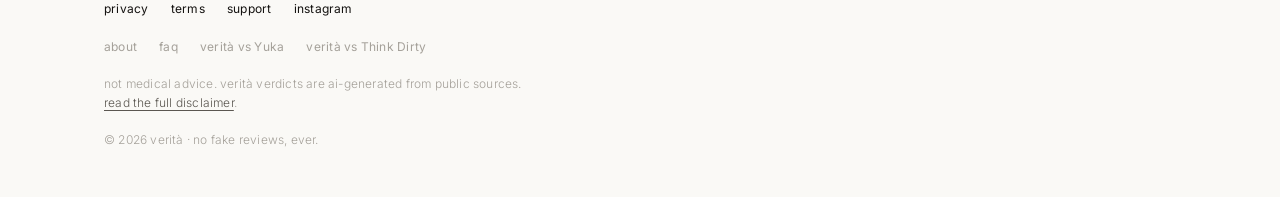
<file: about.html>
<!DOCTYPE html>
<html lang="en">
<head>
<meta charset="UTF-8">
<meta name="viewport" content="width=device-width, initial-scale=1.0">
<title>About Sofia Piniella, who builds verità</title>
<meta name="description" content="Verità is built by one person: Sofia Piniella, a business analytics student in Miami. Why she built an honest beauty-verdict app, and the rules she has to live with too.">
<meta name="robots" content="index, follow">
<link rel="canonical" href="https://askverita.com/about">
<meta property="og:title" content="About Sofia Piniella, who builds verità">
<meta property="og:description" content="Why one person in Miami built an honest beauty-verdict app, and the rules she has to live with too.">
<meta property="og:type" content="profile">
<meta property="og:url" content="https://askverita.com/about">
<meta property="og:image" content="https://askverita.com/og.png">
<meta name="twitter:card" content="summary_large_image">
<script type="application/ld+json">
{"@context":"https://schema.org","@type":"Person","name":"Sofia Piniella","jobTitle":"Founder","url":"https://askverita.com/about","image":"https://askverita.com/img/sofia.jpg","email":"info@askverita.com","worksFor":{"@type":"Organization","name":"Verità","url":"https://askverita.com"},"sameAs":["https://apps.apple.com/us/app/verit%C3%A0/id6782425899"]}
</script>
<link rel="preconnect" href="https://fonts.googleapis.com">
<link rel="preconnect" href="https://fonts.gstatic.com" crossorigin>
<link href="https://fonts.googleapis.com/css2?family=Newsreader:opsz,wght@6..72,400;6..72,500&family=Inter:wght@300;400;500&family=La+Belle+Aurore&display=swap" rel="stylesheet">
<link rel="stylesheet" href="/site.css">
<style>
  .lead{display:grid;grid-template-columns:170px 1fr;gap:40px;align-items:start;margin-bottom:24px;}
  .photo{background:#fff;padding:10px 10px 14px;border-radius:var(--r);box-shadow:0 12px 30px -14px rgba(20,18,16,.3);transform:rotate(-1.5deg);}
  .photo img{width:100%;border-radius:calc(var(--r) - 4px);}
  .photo .cap{font-family:var(--hand);font-size:17px;color:var(--ink);text-align:center;margin-top:6px;}
  .sig{font-size:28px;display:inline-block;transform:rotate(-2deg);margin:4px 0 8px;}
  .links{display:flex;gap:22px;flex-wrap:wrap;font-size:11px;letter-spacing:.1em;font-weight:500;margin-top:8px;}
  .links a{text-decoration:none;border-bottom:1px solid var(--ink);padding-bottom:2px;}
  .rules{list-style:none;border-top:1px solid var(--ink);margin-top:8px;}
  .rules li{display:flex;gap:24px;align-items:baseline;padding:18px 0;border-bottom:1px solid var(--line);}
  .rules .rn{font-size:10px;font-weight:500;color:var(--muted);letter-spacing:.1em;flex-shrink:0;width:22px;}
  .rules strong{font-family:var(--serif);font-weight:500;font-size:19px;color:var(--ink);display:block;margin-bottom:2px;}
  .rules span.t{font-size:14px;}
  @media(max-width:600px){ .lead{grid-template-columns:1fr;gap:28px;} .photo{width:150px;} }
</style>
</head>
<body>
<header class="mast"><a class="wordmark" href="/">verità</a><nav><a href="/">home</a><a href="/faq">faq</a><a class="get" data-placement="about-nav" href="https://apps.apple.com/us/app/verit%C3%A0/id6782425899">get the app</a></nav></header>
<main class="doc">

  <div class="eyebrow">about · Sofia Piniella · Miami</div>
  <h1>built by one person, who has to live with the answers too.</h1>

  <div class="lead">
    <div class="photo"><img src="/img/sofia.jpg" width="300" height="329" alt="Sofia Piniella, founder of Verità, in a photo booth."><div class="cap">photo booth, 2026</div></div>
    <div>
      <!-- Sofia: this is a draft in the homepage's voice, built only from what the site already says about you. Please rewrite it in your own words before it ships. -->
      <p>I'm Sofia. I built Verità because I kept buying things that weren't worth it. The viral serum. The cream with "collagen" on the jar. A second vitamin C because a video said so. Nobody at the shelf was going to tell me no.</p>
      <p>I'm a business analytics student in Miami. I wanted an answer I couldn't get anywhere: for my skin, my budget, my routine — is this actually worth it? So I built the thing that says it. Verità reads the ingredients, reads real reviews, and gives one plain answer. Including no. Especially then.</p>
      <p>There's no team, no brand deals, and no one to talk me out of a "not worth it." Every rule below is one I have to live with too.</p>
      <span class="hand sig">— Sof</span>
      <div class="links">
        <a href="mailto:info@askverita.com">email me</a>
        <!-- Sofia: paste your LinkedIn profile URL into href and remove `hidden`. Left hidden so the page never links somewhere wrong. -->
        <a href="#" rel="me noopener" hidden>linkedin</a>
        <a href="https://apps.apple.com/us/app/verit%C3%A0/id6782425899" data-placement="about-links" rel="noopener">the app</a>
      </div>
    </div>
  </div>

  <h2>the rules I can't break</h2>
  <ul class="rules">
    <li><span class="rn">01</span><div><strong>No brand pays for a verdict. Ever.</strong><span class="t">No sponsorships, no placements, no "partner scores." There is no price for a "worth it."</span></div></li>
    <li><span class="rn">02</span><div><strong>Shop links never change a verdict.</strong><span class="t">Some shop links may earn a small commission. The verdict is generated before, and independently of, any link.</span></div></li>
    <li><span class="rn">03</span><div><strong>Nothing invented.</strong><span class="t">Ingredient lists come from Open Beauty Facts, your label photo, or a web page we name. If none has a list, the app says "unavailable" instead of guessing.</span></div></li>
    <li><span class="rn">04</span><div><strong>You can check us.</strong><span class="t">Every fresh verdict lists the review sources it read. Open them yourself.</span></div></li>
  </ul>
  <p style="margin-top:18px;font-size:14px;">More on how this works, in plain words, on the <a href="/faq">FAQ</a>. Data questions are answered on the <a href="/privacy">privacy page</a>. Anything else: <a href="mailto:info@askverita.com">info@askverita.com</a>. I read every one.</p>

  <div class="cta">
    <span class="line">get the truth before you buy.</span>
    <a class="appstore" data-placement="about" href="https://apps.apple.com/us/app/verit%C3%A0/id6782425899" aria-label="Download Verità on the App Store"><img src="/app-store-badge.svg" alt="Download on the App Store" width="144" height="48"></a>
    <span class="free">free · iphone</span>
  </div>
</main>
<footer>
  <div class="foot">
    <a class="wordmark" href="/">verità</a>
    <nav aria-label="legal and contact"><a href="/privacy">privacy</a><a href="/terms">terms</a><a href="/support">support</a><a href="https://www.instagram.com/askverita/" rel="noopener">instagram</a></nav>
    <nav class="more" aria-label="more"><a href="/about">about</a><a href="/faq">faq</a><a href="/vs/verita-vs-yuka">verità vs Yuka</a><a href="/vs/verita-vs-think-dirty">verità vs Think Dirty</a></nav>
    <p class="medical">not medical advice. verità verdicts are ai-generated from public sources. <a href="/disclaimer">read the full disclaimer</a>.</p>
    <small>© 2026 verità · no fake reviews, ever.</small>
  </div>
</footer>
<script type="module">
  // HeyCatch analytics — pinned ESM import (no build step), key is publishable.
  import { analytics } from 'https://esm.sh/@heycatch/sdk@0.7.0';
  analytics.init({ projectKey: 'hck_pk_44uyM-4j_QP7_OfkhimrYhVSZeRVIWxB', install: { framework: 'web', agent: 'claude-code' } });
  document.querySelectorAll('a[data-placement]').forEach(function (a) {
    a.addEventListener('click', function () { analytics.trackEvent('app_store_click', { placement: a.dataset.placement }); });
  });
</script>
</body>
</html>
</file>
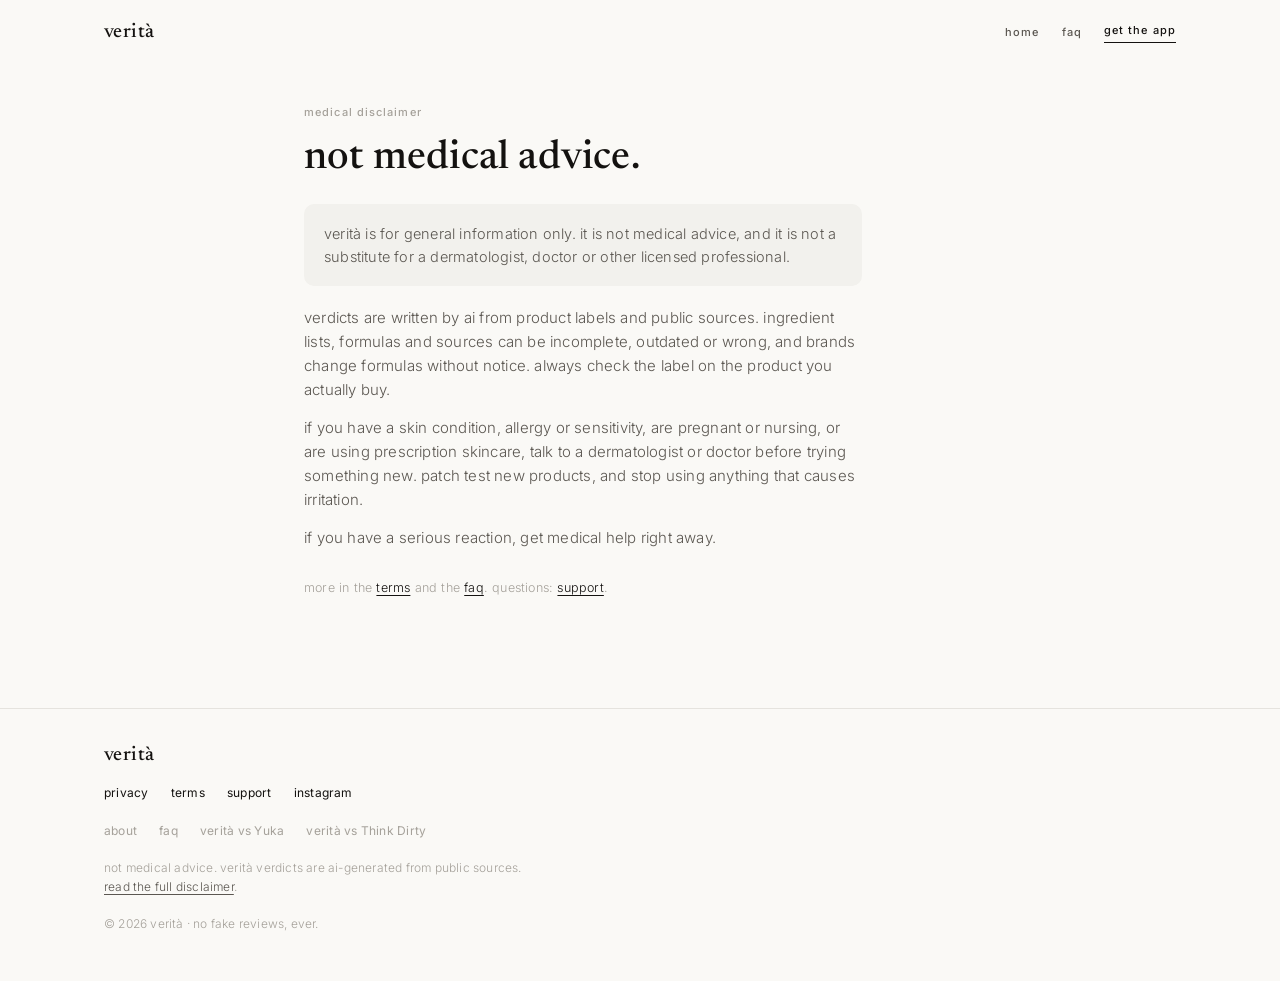
<file: disclaimer.html>
<!DOCTYPE html>
<html lang="en">
<head>
<meta charset="UTF-8">
<meta name="viewport" content="width=device-width, initial-scale=1.0">
<title>medical disclaimer — verità</title>
<meta name="description" content="Verità is for general information only. It is not medical advice and not a substitute for a dermatologist, doctor or other licensed professional.">
<meta name="robots" content="index, follow">
<link rel="canonical" href="https://askverita.com/disclaimer">
<meta property="og:title" content="medical disclaimer — verità">
<meta property="og:description" content="Verità is for general information only. It is not medical advice.">
<meta property="og:type" content="website">
<meta property="og:url" content="https://askverita.com/disclaimer">
<meta property="og:image" content="https://askverita.com/og.png">
<meta name="theme-color" content="#FAF9F6">
<link rel="preconnect" href="https://fonts.googleapis.com">
<link rel="preconnect" href="https://fonts.gstatic.com" crossorigin>
<link href="https://fonts.googleapis.com/css2?family=Newsreader:opsz,wght@6..72,400;6..72,500&family=Inter:wght@300;400;500&family=La+Belle+Aurore&display=swap" rel="stylesheet">
<link rel="stylesheet" href="/site.css">
</head>
<body>
<header class="mast"><a class="wordmark" href="/">verità</a><nav><a href="/">home</a><a href="/faq">faq</a><a class="get" data-placement="disclaimer-nav" href="https://apps.apple.com/us/app/verit%C3%A0/id6782425899">get the app</a></nav></header>
<main class="doc">
  <div class="eyebrow">medical disclaimer</div>
  <h1>not medical advice.</h1>
  <p class="plain">verità is for general information only. it is not medical advice, and it is not a substitute for a dermatologist, doctor or other licensed professional.</p>
  <p>verdicts are written by ai from product labels and public sources. ingredient lists, formulas and sources can be incomplete, outdated or wrong, and brands change formulas without notice. always check the label on the product you actually buy.</p>
  <p>if you have a skin condition, allergy or sensitivity, are pregnant or nursing, or are using prescription skincare, talk to a dermatologist or doctor before trying something new. patch test new products, and stop using anything that causes irritation.</p>
  <p>if you have a serious reaction, get medical help right away.</p>
  <p class="fine">more in the <a href="/terms">terms</a> and the <a href="/faq">faq</a>. questions: <a href="/support">support</a>.</p>
</main>
<footer>
  <div class="foot">
    <a class="wordmark" href="/">verità</a>
    <nav aria-label="legal and contact"><a href="/privacy">privacy</a><a href="/terms">terms</a><a href="/support">support</a><a href="https://www.instagram.com/askverita/" rel="noopener">instagram</a></nav>
    <nav class="more" aria-label="more"><a href="/about">about</a><a href="/faq">faq</a><a href="/vs/verita-vs-yuka">verità vs Yuka</a><a href="/vs/verita-vs-think-dirty">verità vs Think Dirty</a></nav>
    <p class="medical">not medical advice. verità verdicts are ai-generated from public sources. <a href="/disclaimer">read the full disclaimer</a>.</p>
    <small>© 2026 verità · no fake reviews, ever.</small>
  </div>
</footer>
<script type="module">
  // HeyCatch analytics — pinned ESM import (no build step), key is publishable.
  import { analytics } from 'https://esm.sh/@heycatch/sdk@0.7.0';
  analytics.init({ projectKey: 'hck_pk_44uyM-4j_QP7_OfkhimrYhVSZeRVIWxB', install: { framework: 'web', agent: 'claude-code' } });
  document.querySelectorAll('a[data-placement]').forEach(function (a) {
    a.addEventListener('click', function () { analytics.trackEvent('app_store_click', { placement: a.dataset.placement }); });
  });
</script>
</body>
</html>
</file>
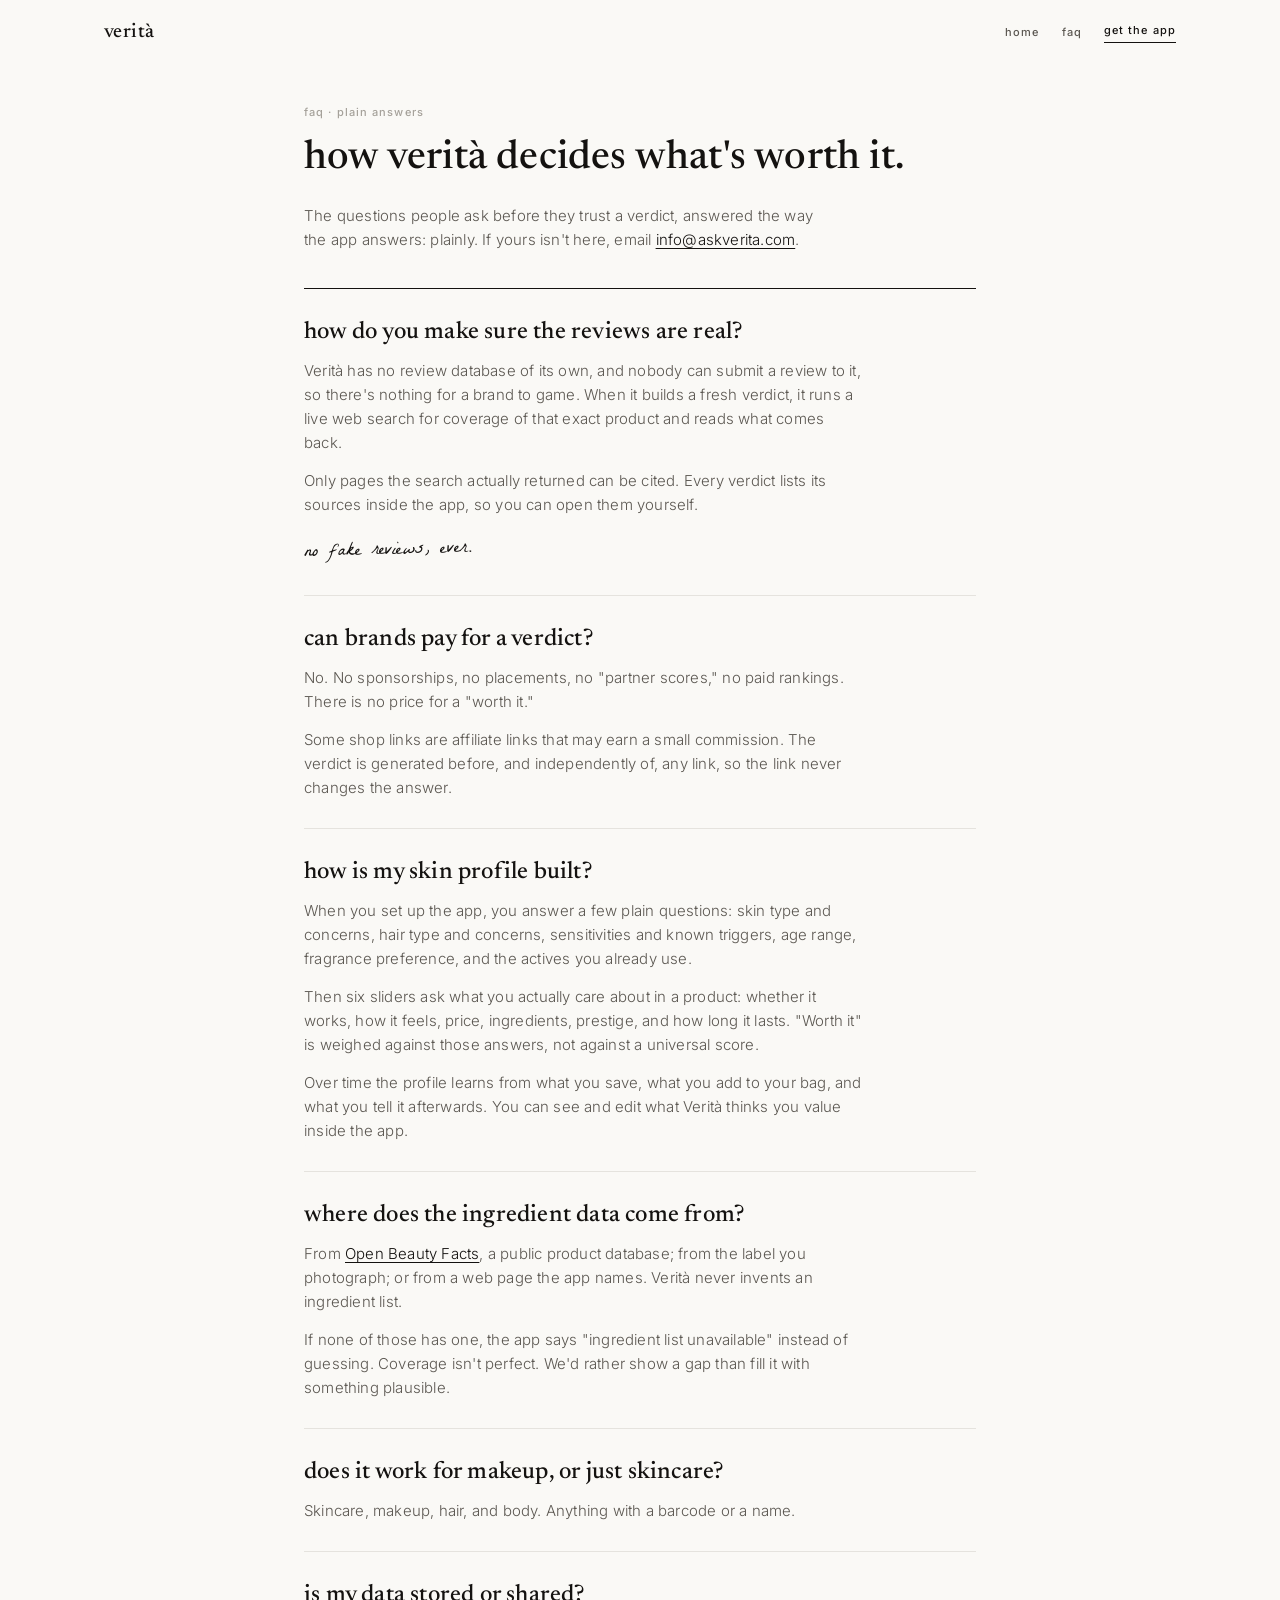
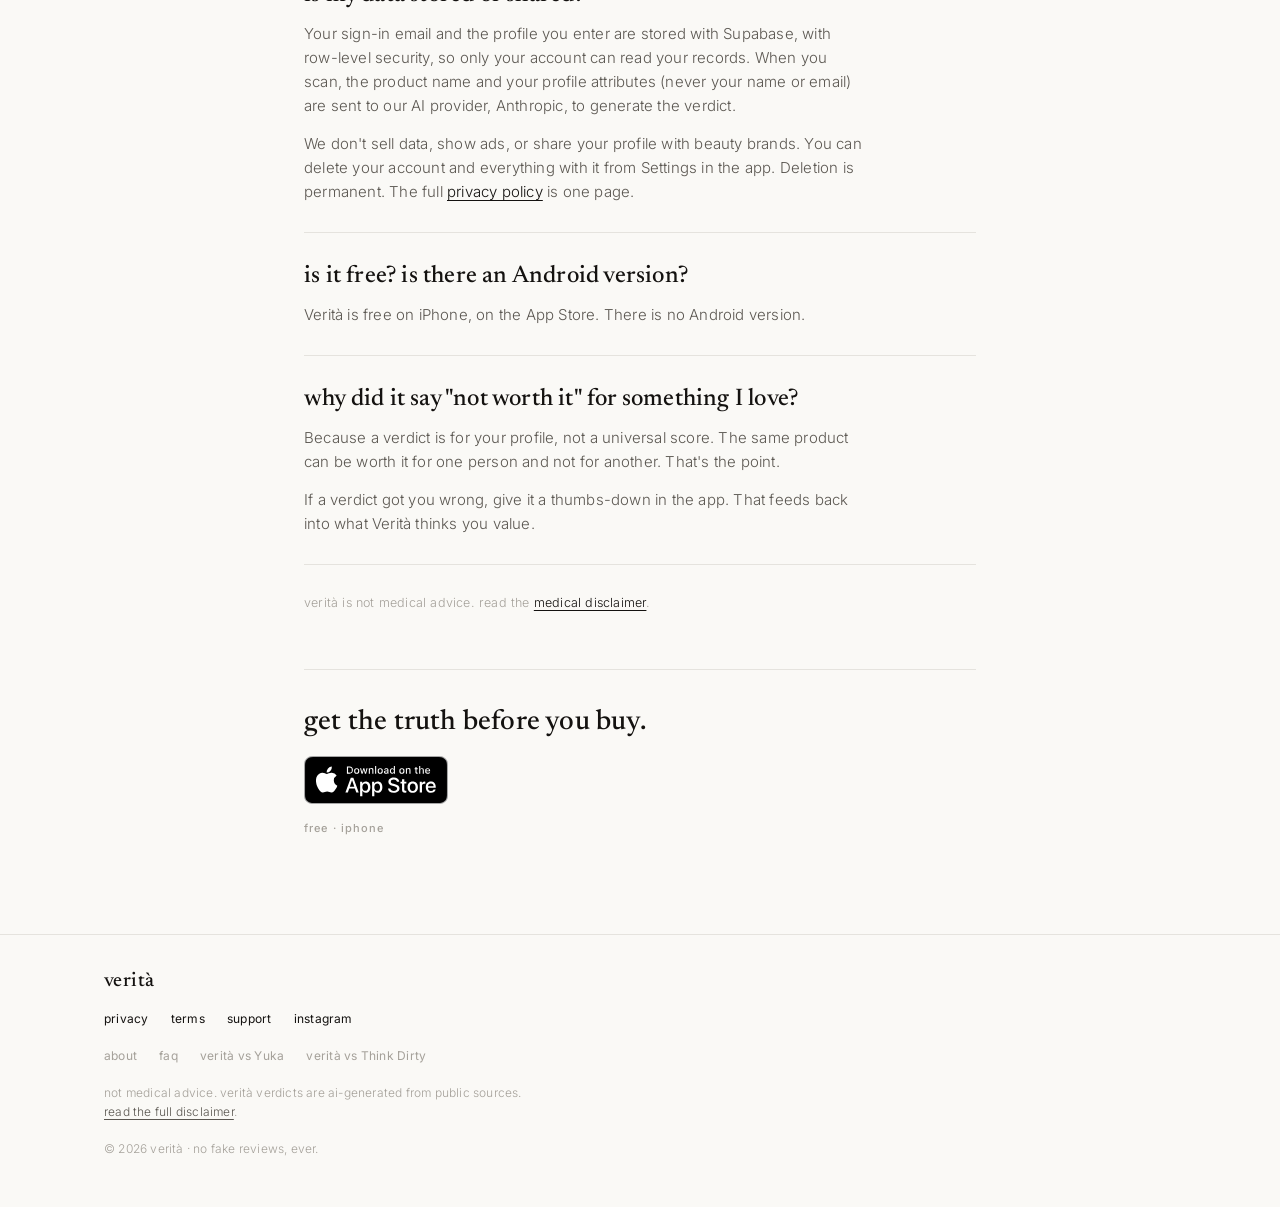
<file: faq.html>
<!DOCTYPE html>
<html lang="en">
<head>
<meta charset="UTF-8">
<meta name="viewport" content="width=device-width, initial-scale=1.0">
<title>FAQ — how verità decides what's worth it</title>
<meta name="description" content="How Verità checks that reviews are real, why brands can't pay for a verdict, how your skin profile is built, where ingredient data comes from, and what happens to your data.">
<meta name="robots" content="index, follow">
<link rel="canonical" href="https://askverita.com/faq">
<meta property="og:title" content="FAQ — how verità decides what's worth it">
<meta property="og:description" content="Real reviews, no paid verdicts, your skin profile, ingredient sources, your data. Answered plainly.">
<meta property="og:type" content="website">
<meta property="og:url" content="https://askverita.com/faq">
<meta property="og:image" content="https://askverita.com/og.png">
<meta name="twitter:card" content="summary_large_image">
<script type="application/ld+json">
{"@context":"https://schema.org","@type":"FAQPage","mainEntity":[
{"@type":"Question","name":"How do you make sure the reviews are real?","acceptedAnswer":{"@type":"Answer","text":"Verità has no review database of its own and nobody can submit a review to it, so there is nothing for a brand to game. When it builds a fresh verdict it runs a live web search for coverage of that exact product and reads what comes back. Only pages the search actually returned can be cited, and every verdict lists its sources inside the app so you can open them yourself."}},
{"@type":"Question","name":"Can brands pay for a verdict?","acceptedAnswer":{"@type":"Answer","text":"No. No sponsorships, no placements, no partner scores, no paid rankings. There is no price for a worth it. Some shop links are affiliate links that may earn a small commission; the verdict is generated before, and independently of, any link, so the link never changes the answer."}},
{"@type":"Question","name":"How is my skin profile built?","acceptedAnswer":{"@type":"Answer","text":"When you set up the app you answer a few plain questions: skin type and concerns, hair type and concerns, sensitivities and known triggers, age range, fragrance preference, and the actives you already use. Then six sliders ask what you actually care about in a product: whether it works, how it feels, price, ingredients, prestige, and how long it lasts. Worth it is weighed against those answers. Over time the profile learns from what you save, add to your bag, and tell it afterwards, and you can see and edit what Verità thinks you value inside the app."}},
{"@type":"Question","name":"Where does the ingredient data come from?","acceptedAnswer":{"@type":"Answer","text":"From Open Beauty Facts, a public product database; from the label you photograph; or from a web page the app names. Verità never invents an ingredient list. If none of those has one, the app says the ingredient list is unavailable instead of guessing."}},
{"@type":"Question","name":"Does it work for makeup, or just skincare?","acceptedAnswer":{"@type":"Answer","text":"Skincare, makeup, hair, and body. Anything with a barcode or a name."}},
{"@type":"Question","name":"Is my data stored or shared?","acceptedAnswer":{"@type":"Answer","text":"Your sign-in email and the profile you enter are stored with Supabase, with row-level security, so only your account can read your records. When you scan, the product name and your profile attributes, never your name or email, are sent to our AI provider, Anthropic, to generate the verdict. We do not sell data, show ads, or share your profile with beauty brands. You can delete your account and everything with it from Settings in the app; deletion is permanent."}},
{"@type":"Question","name":"Is it free? Is there an Android version?","acceptedAnswer":{"@type":"Answer","text":"Verità is free on iPhone, on the App Store. There is no Android version."}},
{"@type":"Question","name":"Why did it say not worth it for something I love?","acceptedAnswer":{"@type":"Answer","text":"Because a verdict is for your profile, not a universal score. The same product can be worth it for one person and not for another; that is the point. If a verdict got you wrong, give it a thumbs-down in the app: that feeds back into what Verità thinks you value."}}
]}
</script>
<link rel="preconnect" href="https://fonts.googleapis.com">
<link rel="preconnect" href="https://fonts.gstatic.com" crossorigin>
<link href="https://fonts.googleapis.com/css2?family=Newsreader:opsz,wght@6..72,400;6..72,500&family=Inter:wght@300;400;500&family=La+Belle+Aurore&display=swap" rel="stylesheet">
<link rel="stylesheet" href="/site.css">
<style>
  .qa{border-top:1px solid var(--ink);}
  .q{padding:28px 0;border-bottom:1px solid var(--line);}
  .doc .q h2{font-size:clamp(20px,2.6vw,24px);margin:0 0 12px;}
  .q p:last-child{margin-bottom:0;}
  .q .note{font-size:19px;display:inline-block;transform:rotate(-1.5deg);margin-top:6px;}
</style>
</head>
<body>
<header class="mast"><a class="wordmark" href="/">verità</a><nav><a href="/">home</a><a href="/faq">faq</a><a class="get" data-placement="faq-nav" href="https://apps.apple.com/us/app/verit%C3%A0/id6782425899">get the app</a></nav></header>
<main class="doc">

  <div class="eyebrow">faq · plain answers</div>
  <h1>how verità decides what's worth it.</h1>
  <p class="intro">The questions people ask before they trust a verdict, answered the way the app answers: plainly. If yours isn't here, email <a href="mailto:info@askverita.com">info@askverita.com</a>.</p>

  <div class="qa">
    <div class="q" id="real-reviews">
      <h2>how do you make sure the reviews are real?</h2>
      <p>Verità has no review database of its own, and nobody can submit a review to it, so there's nothing for a brand to game. When it builds a fresh verdict, it runs a live web search for coverage of that exact product and reads what comes back.</p>
      <p>Only pages the search actually returned can be cited. Every verdict lists its sources inside the app, so you can open them yourself.</p>
      <span class="hand note">no fake reviews, ever.</span>
    </div>

    <div class="q" id="brands">
      <h2>can brands pay for a verdict?</h2>
      <p>No. No sponsorships, no placements, no "partner scores," no paid rankings. There is no price for a "worth it."</p>
      <p>Some shop links are affiliate links that may earn a small commission. The verdict is generated before, and independently of, any link, so the link never changes the answer.</p>
    </div>

    <div class="q" id="profile">
      <h2>how is my skin profile built?</h2>
      <p>When you set up the app, you answer a few plain questions: skin type and concerns, hair type and concerns, sensitivities and known triggers, age range, fragrance preference, and the actives you already use.</p>
      <p>Then six sliders ask what you actually care about in a product: whether it works, how it feels, price, ingredients, prestige, and how long it lasts. "Worth it" is weighed against those answers, not against a universal score.</p>
      <p>Over time the profile learns from what you save, what you add to your bag, and what you tell it afterwards. You can see and edit what Verità thinks you value inside the app.</p>
    </div>

    <div class="q" id="ingredients">
      <h2>where does the ingredient data come from?</h2>
      <p>From <a href="https://world.openbeautyfacts.org/" rel="noopener">Open Beauty Facts</a>, a public product database; from the label you photograph; or from a web page the app names. Verità never invents an ingredient list.</p>
      <p>If none of those has one, the app says "ingredient list unavailable" instead of guessing. Coverage isn't perfect. We'd rather show a gap than fill it with something plausible.</p>
    </div>

    <div class="q" id="makeup">
      <h2>does it work for makeup, or just skincare?</h2>
      <p>Skincare, makeup, hair, and body. Anything with a barcode or a name.</p>
    </div>

    <div class="q" id="data">
      <h2>is my data stored or shared?</h2>
      <p>Your sign-in email and the profile you enter are stored with Supabase, with row-level security, so only your account can read your records. When you scan, the product name and your profile attributes (never your name or email) are sent to our AI provider, Anthropic, to generate the verdict.</p>
      <p>We don't sell data, show ads, or share your profile with beauty brands. You can delete your account and everything with it from Settings in the app. Deletion is permanent. The full <a href="/privacy">privacy policy</a> is one page.</p>
    </div>

    <div class="q" id="free">
      <h2>is it free? is there an Android version?</h2>
      <p>Verità is free on iPhone, on the App Store. There is no Android version.</p>
    </div>

    <div class="q" id="disagree">
      <h2>why did it say "not worth it" for something I love?</h2>
      <p>Because a verdict is for your profile, not a universal score. The same product can be worth it for one person and not for another. That's the point.</p>
      <p>If a verdict got you wrong, give it a thumbs-down in the app. That feeds back into what Verità thinks you value.</p>
    </div>
  </div>
  <p class="fine">verità is not medical advice. read the <a href="/disclaimer">medical disclaimer</a>.</p>

  <div class="cta">
    <span class="line">get the truth before you buy.</span>
    <a class="appstore" data-placement="faq" href="https://apps.apple.com/us/app/verit%C3%A0/id6782425899" aria-label="Download Verità on the App Store"><img src="/app-store-badge.svg" alt="Download on the App Store" width="144" height="48"></a>
    <span class="free">free · iphone</span>
  </div>
</main>
<footer>
  <div class="foot">
    <a class="wordmark" href="/">verità</a>
    <nav aria-label="legal and contact"><a href="/privacy">privacy</a><a href="/terms">terms</a><a href="/support">support</a><a href="https://www.instagram.com/askverita/" rel="noopener">instagram</a></nav>
    <nav class="more" aria-label="more"><a href="/about">about</a><a href="/faq">faq</a><a href="/vs/verita-vs-yuka">verità vs Yuka</a><a href="/vs/verita-vs-think-dirty">verità vs Think Dirty</a></nav>
    <p class="medical">not medical advice. verità verdicts are ai-generated from public sources. <a href="/disclaimer">read the full disclaimer</a>.</p>
    <small>© 2026 verità · no fake reviews, ever.</small>
  </div>
</footer>
<script type="module">
  // HeyCatch analytics — pinned ESM import (no build step), key is publishable.
  import { analytics } from 'https://esm.sh/@heycatch/sdk@0.7.0';
  analytics.init({ projectKey: 'hck_pk_44uyM-4j_QP7_OfkhimrYhVSZeRVIWxB', install: { framework: 'web', agent: 'claude-code' } });
  document.querySelectorAll('a[data-placement]').forEach(function (a) {
    a.addEventListener('click', function () { analytics.trackEvent('app_store_click', { placement: a.dataset.placement }); });
  });
</script>
</body>
</html>
</file>
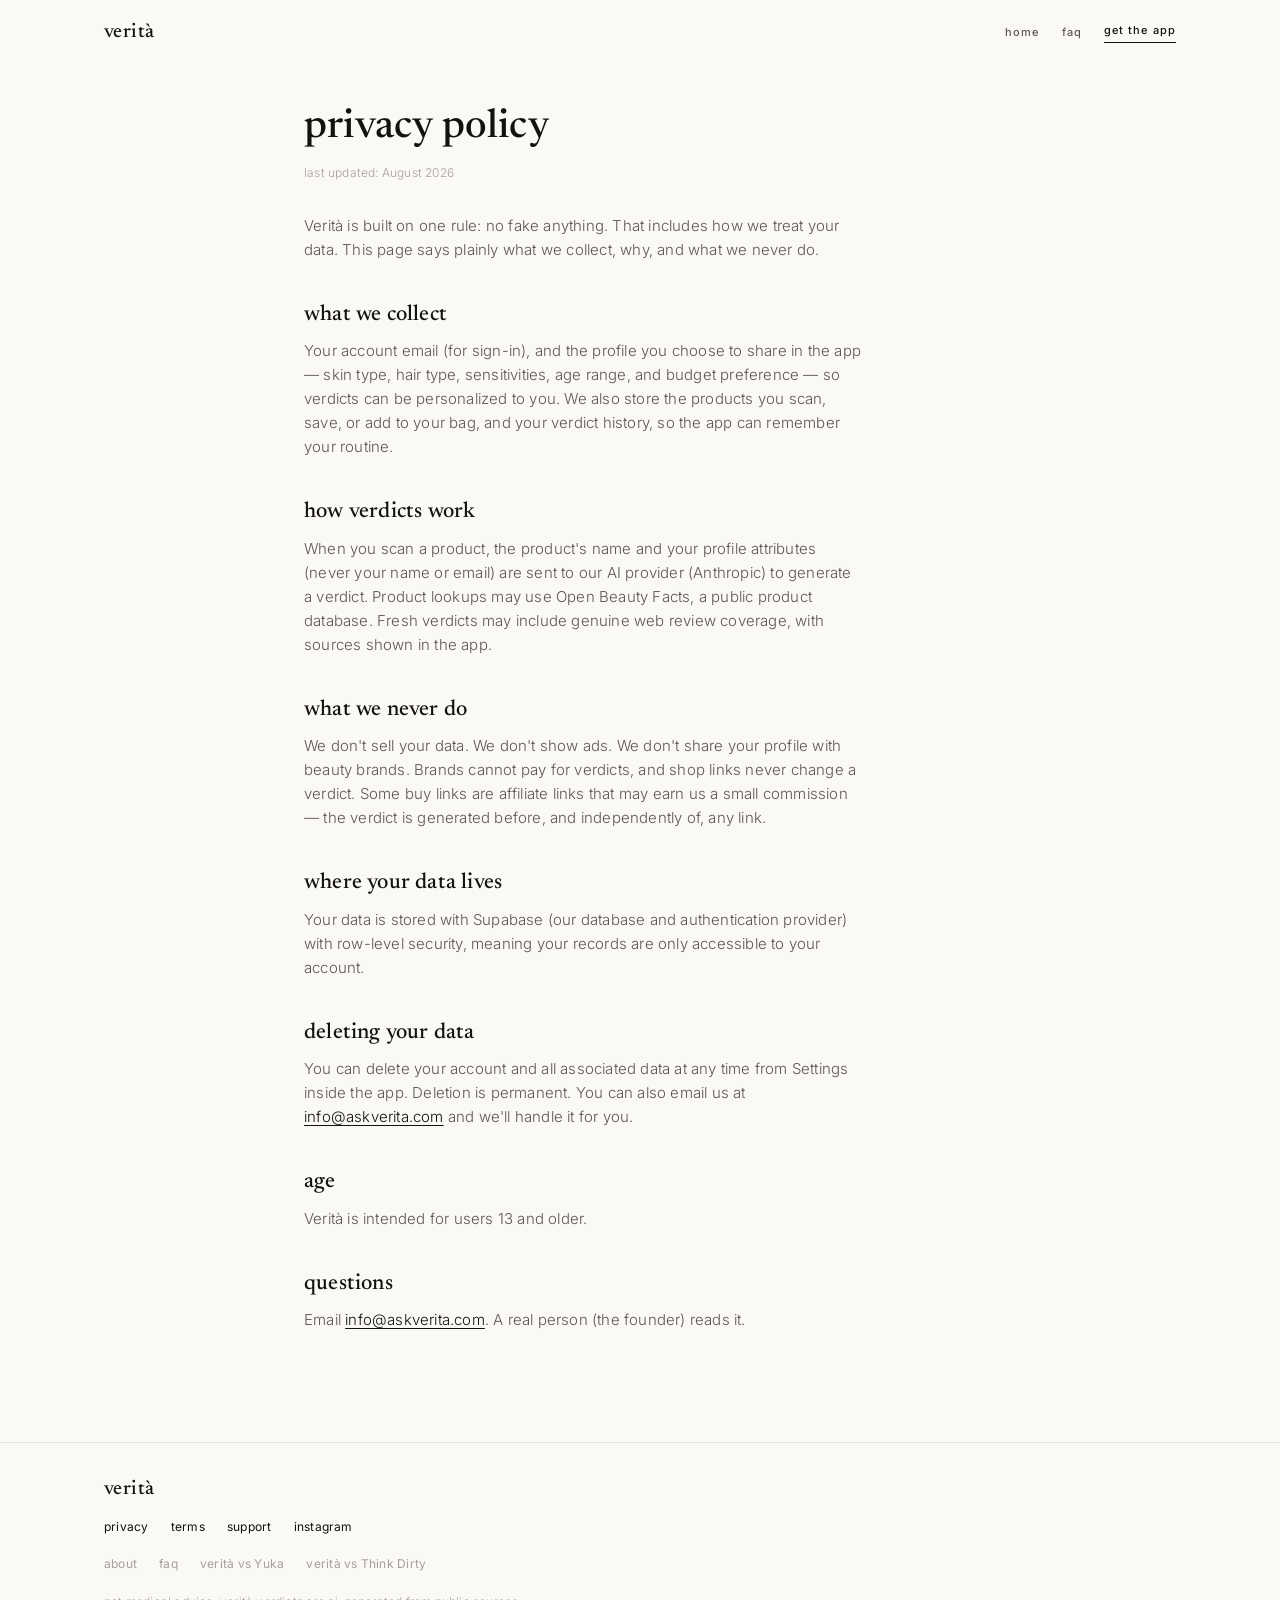
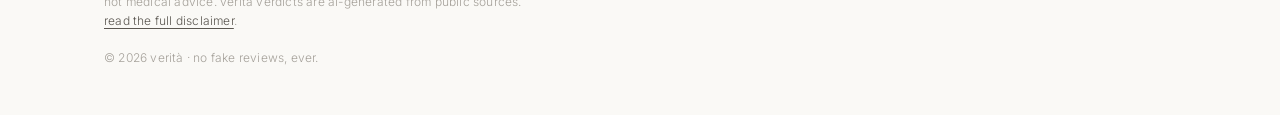
<file: privacy.html>
<!DOCTYPE html>
<html lang="en">
<head>
<meta charset="UTF-8">
<meta name="viewport" content="width=device-width, initial-scale=1.0">
<title>Privacy — verità</title>
<meta name="description" content="Verità's privacy policy: what we collect, what we don't, and your rights.">
<meta name="robots" content="index, follow">
<link rel="canonical" href="https://askverita.com/privacy">
<link rel="preconnect" href="https://fonts.googleapis.com">
<link rel="preconnect" href="https://fonts.gstatic.com" crossorigin>
<link href="https://fonts.googleapis.com/css2?family=Newsreader:opsz,wght@6..72,400;6..72,500&family=Inter:wght@300;400;500&family=La+Belle+Aurore&display=swap" rel="stylesheet">
<link rel="stylesheet" href="/site.css">
<style>
  /* legal page: shared .doc type from site.css */
</style>
</head>
<body>
<header class="mast"><a class="wordmark" href="/">verità</a><nav><a href="/">home</a><a href="/faq">faq</a><a class="get" data-placement="privacy-nav" href="https://apps.apple.com/us/app/verit%C3%A0/id6782425899">get the app</a></nav></header>
<main class="doc">
  <h1>privacy policy</h1>
  <p class="updated">last updated: August 2026</p>

  <p>Verità is built on one rule: no fake anything. That includes how we treat your data. This page says plainly what we collect, why, and what we never do.</p>

  <h2>what we collect</h2>
  <p>Your account email (for sign-in), and the profile you choose to share in the app — skin type, hair type, sensitivities, age range, and budget preference — so verdicts can be personalized to you. We also store the products you scan, save, or add to your bag, and your verdict history, so the app can remember your routine.</p>

  <h2>how verdicts work</h2>
  <p>When you scan a product, the product's name and your profile attributes (never your name or email) are sent to our AI provider (Anthropic) to generate a verdict. Product lookups may use Open Beauty Facts, a public product database. Fresh verdicts may include genuine web review coverage, with sources shown in the app.</p>

  <h2>what we never do</h2>
  <p>We don't sell your data. We don't show ads. We don't share your profile with beauty brands. Brands cannot pay for verdicts, and shop links never change a verdict. Some buy links are affiliate links that may earn us a small commission — the verdict is generated before, and independently of, any link.</p>

  <h2>where your data lives</h2>
  <p>Your data is stored with Supabase (our database and authentication provider) with row-level security, meaning your records are only accessible to your account.</p>

  <h2>deleting your data</h2>
  <p>You can delete your account and all associated data at any time from Settings inside the app. Deletion is permanent. You can also email us at <a href="mailto:info@askverita.com">info@askverita.com</a> and we'll handle it for you.</p>

  <h2>age</h2>
  <p>Verità is intended for users 13 and older.</p>

  <h2>questions</h2>
  <p>Email <a href="mailto:info@askverita.com">info@askverita.com</a>. A real person (the founder) reads it.</p>

  </main>
<footer>
  <div class="foot">
    <a class="wordmark" href="/">verità</a>
    <nav aria-label="legal and contact"><a href="/privacy">privacy</a><a href="/terms">terms</a><a href="/support">support</a><a href="https://www.instagram.com/askverita/" rel="noopener">instagram</a></nav>
    <nav class="more" aria-label="more"><a href="/about">about</a><a href="/faq">faq</a><a href="/vs/verita-vs-yuka">verità vs Yuka</a><a href="/vs/verita-vs-think-dirty">verità vs Think Dirty</a></nav>
    <p class="medical">not medical advice. verità verdicts are ai-generated from public sources. <a href="/disclaimer">read the full disclaimer</a>.</p>
    <small>© 2026 verità · no fake reviews, ever.</small>
  </div>
</footer>
</body>
</html>
</file>
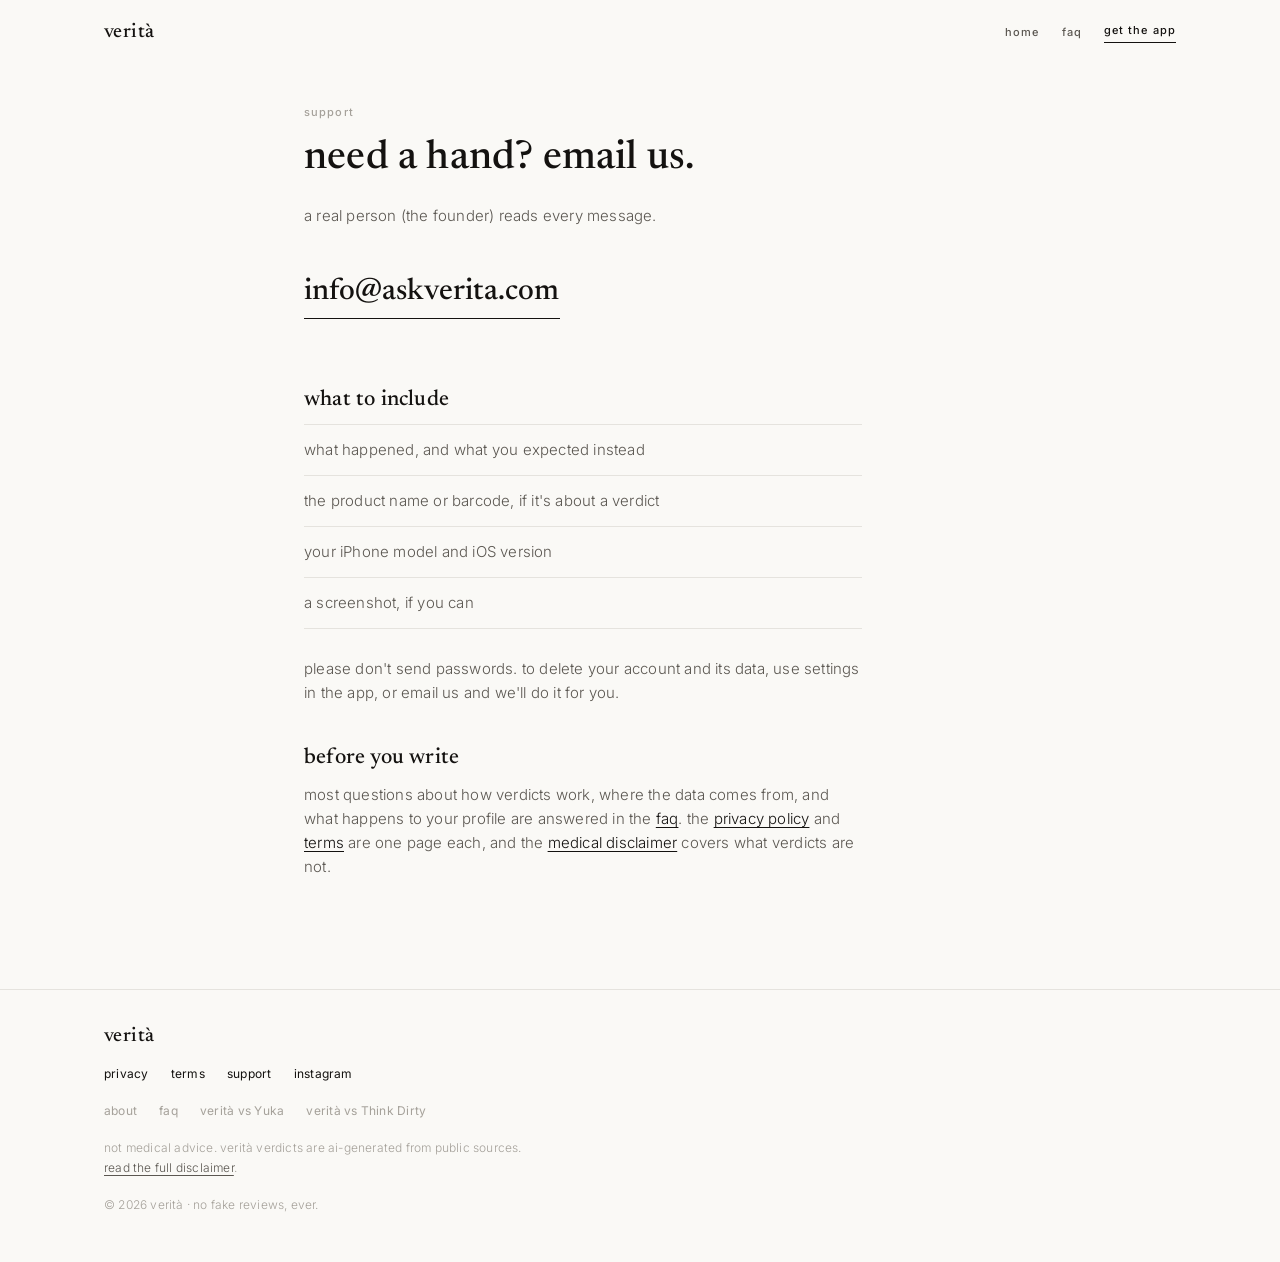
<file: support.html>
<!DOCTYPE html>
<html lang="en">
<head>
<meta charset="UTF-8">
<meta name="viewport" content="width=device-width, initial-scale=1.0">
<title>support — verità</title>
<meta name="description" content="Help with the Verità app: email info@askverita.com. A real person reads every message.">
<meta name="robots" content="index, follow">
<link rel="canonical" href="https://askverita.com/support">
<meta property="og:title" content="support — verità">
<meta property="og:description" content="Help with the Verità app: email info@askverita.com.">
<meta property="og:type" content="website">
<meta property="og:url" content="https://askverita.com/support">
<meta property="og:image" content="https://askverita.com/og.png">
<meta name="theme-color" content="#FAF9F6">
<link rel="preconnect" href="https://fonts.googleapis.com">
<link rel="preconnect" href="https://fonts.gstatic.com" crossorigin>
<link href="https://fonts.googleapis.com/css2?family=Newsreader:opsz,wght@6..72,400;6..72,500&family=Inter:wght@300;400;500&family=La+Belle+Aurore&display=swap" rel="stylesheet">
<link rel="stylesheet" href="/site.css">
<style>
  .mail{display:inline-block;font-family:var(--serif);font-weight:500;font-size:clamp(24px,5vw,30px);color:var(--ink);text-decoration:none;border-bottom:1px solid var(--ink);padding-bottom:2px;margin:4px 0 28px;}
  .include{list-style:none;border-top:1px solid var(--line);max-width:62ch;margin-bottom:28px;}
  .include li{padding:13px 0;border-bottom:1px solid var(--line);font-size:15px;}
</style>
</head>
<body>
<header class="mast"><a class="wordmark" href="/">verità</a><nav><a href="/">home</a><a href="/faq">faq</a><a class="get" data-placement="support-nav" href="https://apps.apple.com/us/app/verit%C3%A0/id6782425899">get the app</a></nav></header>
<main class="doc">
  <div class="eyebrow">support</div>
  <h1>need a hand? email us.</h1>
  <p class="intro">a real person (the founder) reads every message.</p>
  <a class="mail" href="mailto:info@askverita.com?subject=verit%C3%A0%20support">info@askverita.com</a>

  <h2>what to include</h2>
  <ul class="include">
    <li>what happened, and what you expected instead</li>
    <li>the product name or barcode, if it's about a verdict</li>
    <li>your iPhone model and iOS version</li>
    <li>a screenshot, if you can</li>
  </ul>
  <p>please don't send passwords. to delete your account and its data, use settings in the app, or email us and we'll do it for you.</p>

  <h2>before you write</h2>
  <p>most questions about how verdicts work, where the data comes from, and what happens to your profile are answered in the <a href="/faq">faq</a>. the <a href="/privacy">privacy policy</a> and <a href="/terms">terms</a> are one page each, and the <a href="/disclaimer">medical disclaimer</a> covers what verdicts are not.</p>
</main>
<footer>
  <div class="foot">
    <a class="wordmark" href="/">verità</a>
    <nav aria-label="legal and contact"><a href="/privacy">privacy</a><a href="/terms">terms</a><a href="/support">support</a><a href="https://www.instagram.com/askverita/" rel="noopener">instagram</a></nav>
    <nav class="more" aria-label="more"><a href="/about">about</a><a href="/faq">faq</a><a href="/vs/verita-vs-yuka">verità vs Yuka</a><a href="/vs/verita-vs-think-dirty">verità vs Think Dirty</a></nav>
    <p class="medical">not medical advice. verità verdicts are ai-generated from public sources. <a href="/disclaimer">read the full disclaimer</a>.</p>
    <small>© 2026 verità · no fake reviews, ever.</small>
  </div>
</footer>
<script type="module">
  // HeyCatch analytics — pinned ESM import (no build step), key is publishable.
  import { analytics } from 'https://esm.sh/@heycatch/sdk@0.7.0';
  analytics.init({ projectKey: 'hck_pk_44uyM-4j_QP7_OfkhimrYhVSZeRVIWxB', install: { framework: 'web', agent: 'claude-code' } });
  document.querySelectorAll('a[data-placement]').forEach(function (a) {
    a.addEventListener('click', function () { analytics.trackEvent('app_store_click', { placement: a.dataset.placement }); });
  });
</script>
</body>
</html>
</file>
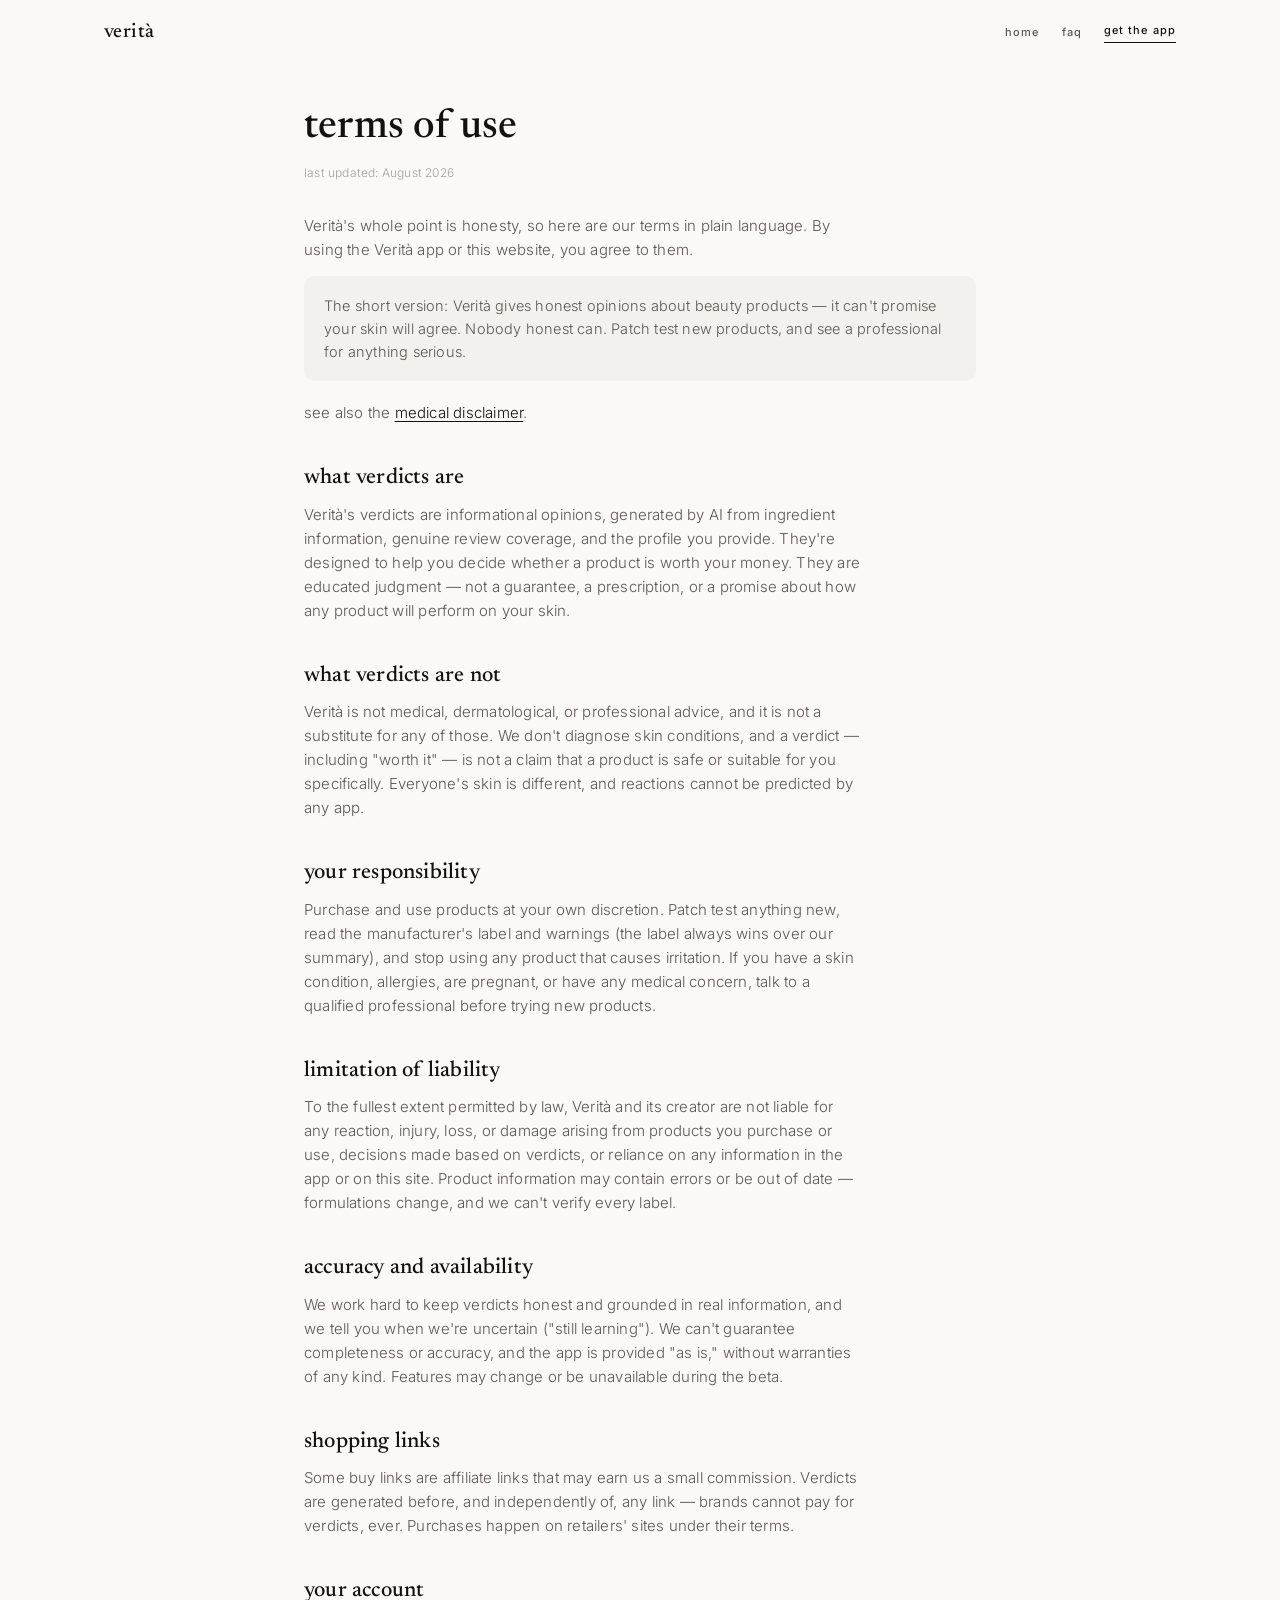
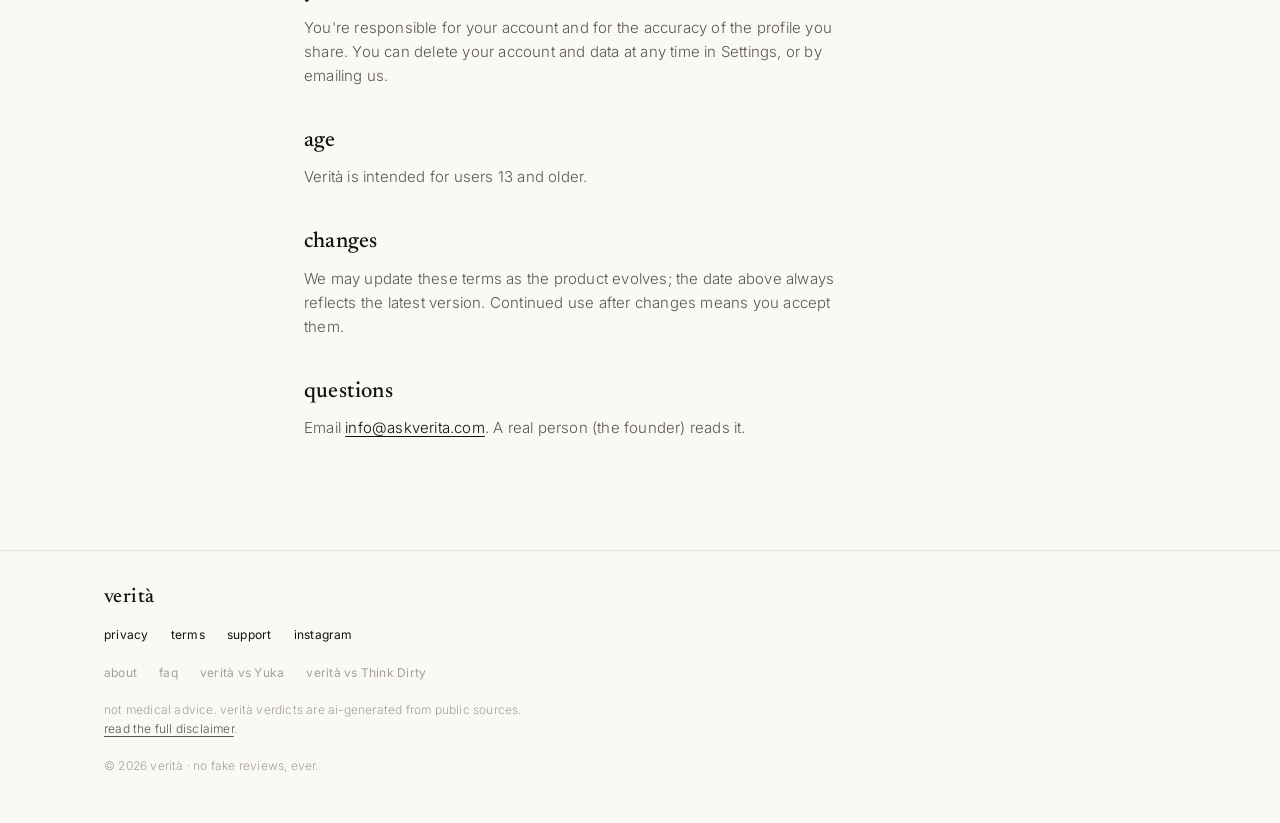
<file: terms.html>
<!DOCTYPE html>
<html lang="en">
<head>
<meta charset="UTF-8">
<meta name="viewport" content="width=device-width, initial-scale=1.0">
<title>Terms — verità</title>
<meta name="description" content="Verità's terms of use: what verdicts are, what they aren't, and where our responsibility ends.">
<meta name="robots" content="index, follow">
<link rel="canonical" href="https://askverita.com/terms">
<link rel="preconnect" href="https://fonts.googleapis.com">
<link rel="preconnect" href="https://fonts.gstatic.com" crossorigin>
<link href="https://fonts.googleapis.com/css2?family=Newsreader:opsz,wght@6..72,400;6..72,500&family=Inter:wght@300;400;500&family=La+Belle+Aurore&display=swap" rel="stylesheet">
<link rel="stylesheet" href="/site.css">
<style>
  /* legal page: shared .doc type from site.css */
</style>
</head>
<body>
<header class="mast"><a class="wordmark" href="/">verità</a><nav><a href="/">home</a><a href="/faq">faq</a><a class="get" data-placement="terms-nav" href="https://apps.apple.com/us/app/verit%C3%A0/id6782425899">get the app</a></nav></header>
<main class="doc">
  <h1>terms of use</h1>
  <p class="updated">last updated: August 2026</p>

  <p>Verità's whole point is honesty, so here are our terms in plain language. By using the Verità app or this website, you agree to them.</p>

  <div class="plain">The short version: Verità gives honest opinions about beauty products — it can't promise your skin will agree. Nobody honest can. Patch test new products, and see a professional for anything serious.</div>
  <p>see also the <a href="/disclaimer">medical disclaimer</a>.</p>

  <h2>what verdicts are</h2>
  <p>Verità's verdicts are informational opinions, generated by AI from ingredient information, genuine review coverage, and the profile you provide. They're designed to help you decide whether a product is worth your money. They are educated judgment — not a guarantee, a prescription, or a promise about how any product will perform on your skin.</p>

  <h2>what verdicts are not</h2>
  <p>Verità is not medical, dermatological, or professional advice, and it is not a substitute for any of those. We don't diagnose skin conditions, and a verdict — including "worth it" — is not a claim that a product is safe or suitable for you specifically. Everyone's skin is different, and reactions cannot be predicted by any app.</p>

  <h2>your responsibility</h2>
  <p>Purchase and use products at your own discretion. Patch test anything new, read the manufacturer's label and warnings (the label always wins over our summary), and stop using any product that causes irritation. If you have a skin condition, allergies, are pregnant, or have any medical concern, talk to a qualified professional before trying new products.</p>

  <h2>limitation of liability</h2>
  <p>To the fullest extent permitted by law, Verità and its creator are not liable for any reaction, injury, loss, or damage arising from products you purchase or use, decisions made based on verdicts, or reliance on any information in the app or on this site. Product information may contain errors or be out of date — formulations change, and we can't verify every label.</p>

  <h2>accuracy and availability</h2>
  <p>We work hard to keep verdicts honest and grounded in real information, and we tell you when we're uncertain ("still learning"). We can't guarantee completeness or accuracy, and the app is provided "as is," without warranties of any kind. Features may change or be unavailable during the beta.</p>

  <h2>shopping links</h2>
  <p>Some buy links are affiliate links that may earn us a small commission. Verdicts are generated before, and independently of, any link — brands cannot pay for verdicts, ever. Purchases happen on retailers' sites under their terms.</p>

  <h2>your account</h2>
  <p>You're responsible for your account and for the accuracy of the profile you share. You can delete your account and data at any time in Settings, or by emailing us.</p>

  <h2>age</h2>
  <p>Verità is intended for users 13 and older.</p>

  <h2>changes</h2>
  <p>We may update these terms as the product evolves; the date above always reflects the latest version. Continued use after changes means you accept them.</p>

  <h2>questions</h2>
  <p>Email <a href="mailto:info@askverita.com">info@askverita.com</a>. A real person (the founder) reads it.</p>

  </main>
<footer>
  <div class="foot">
    <a class="wordmark" href="/">verità</a>
    <nav aria-label="legal and contact"><a href="/privacy">privacy</a><a href="/terms">terms</a><a href="/support">support</a><a href="https://www.instagram.com/askverita/" rel="noopener">instagram</a></nav>
    <nav class="more" aria-label="more"><a href="/about">about</a><a href="/faq">faq</a><a href="/vs/verita-vs-yuka">verità vs Yuka</a><a href="/vs/verita-vs-think-dirty">verità vs Think Dirty</a></nav>
    <p class="medical">not medical advice. verità verdicts are ai-generated from public sources. <a href="/disclaimer">read the full disclaimer</a>.</p>
    <small>© 2026 verità · no fake reviews, ever.</small>
  </div>
</footer>
</body>
</html>
</file>
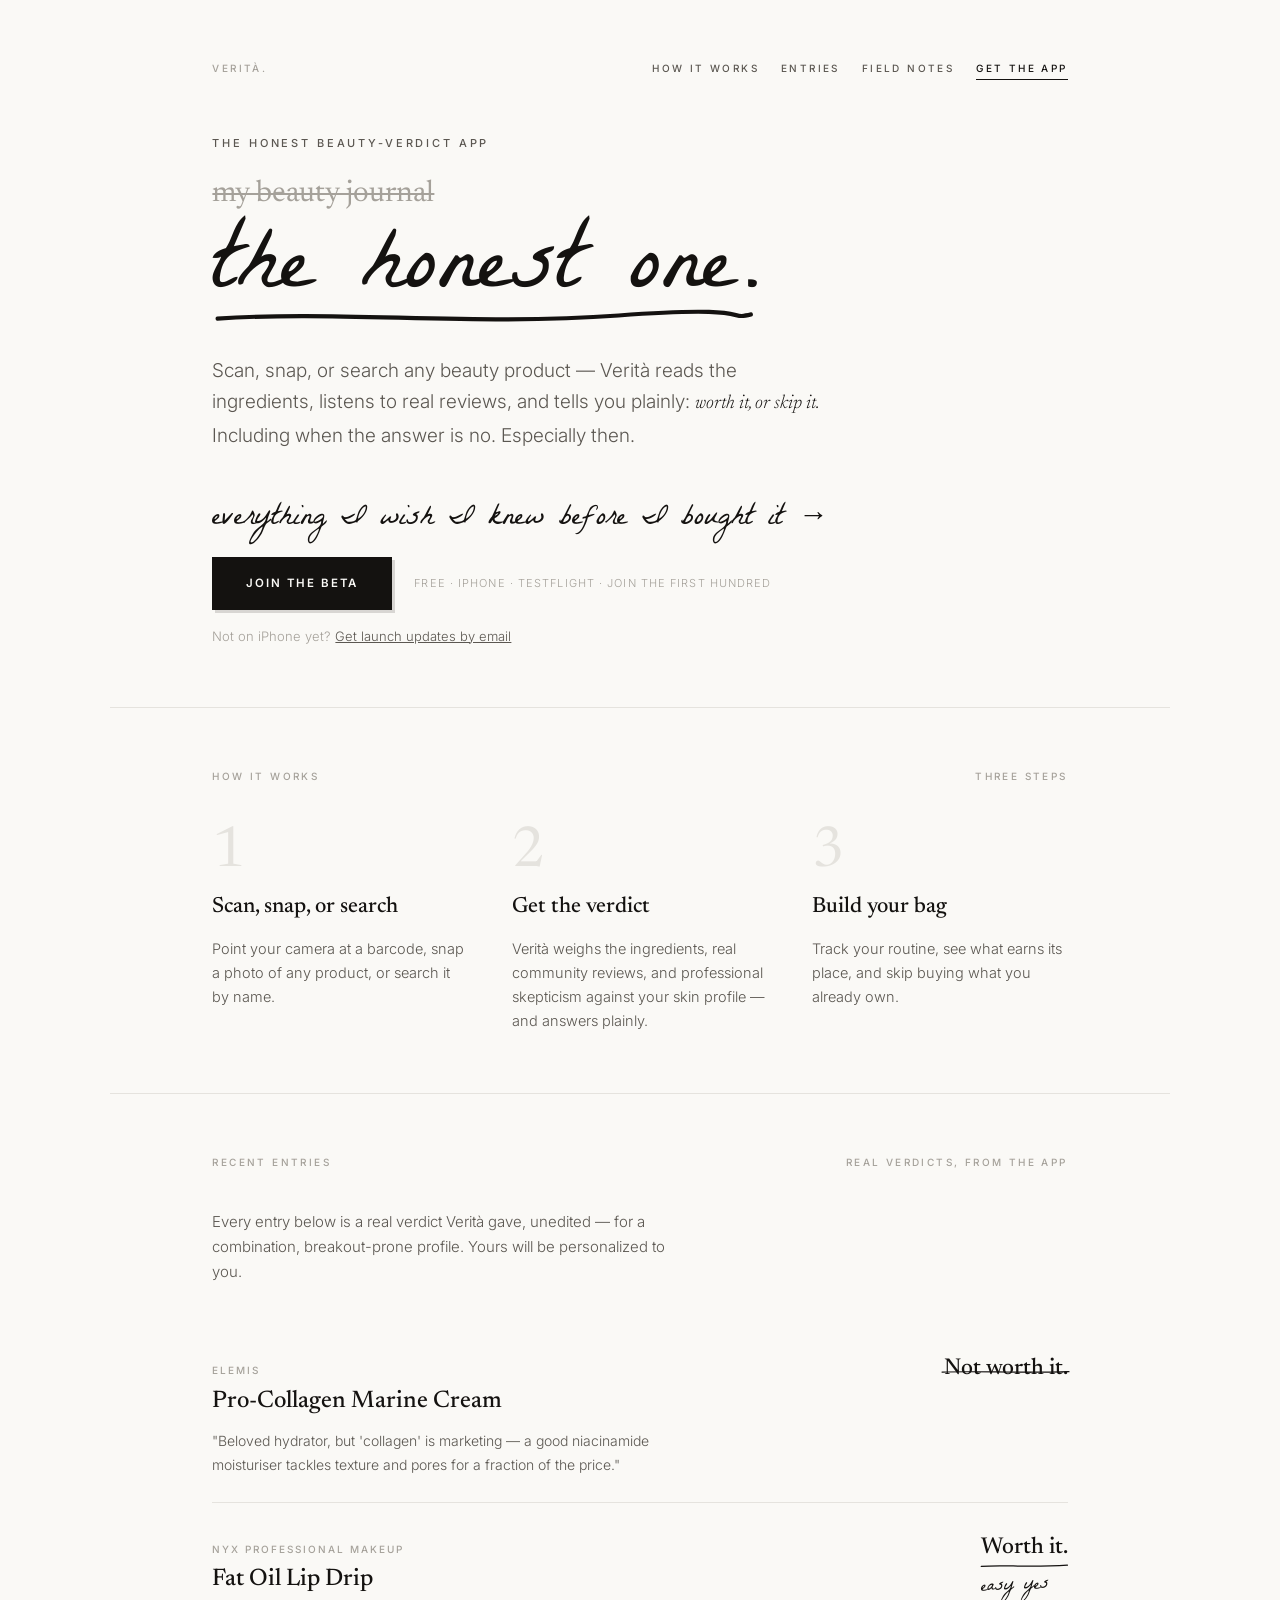
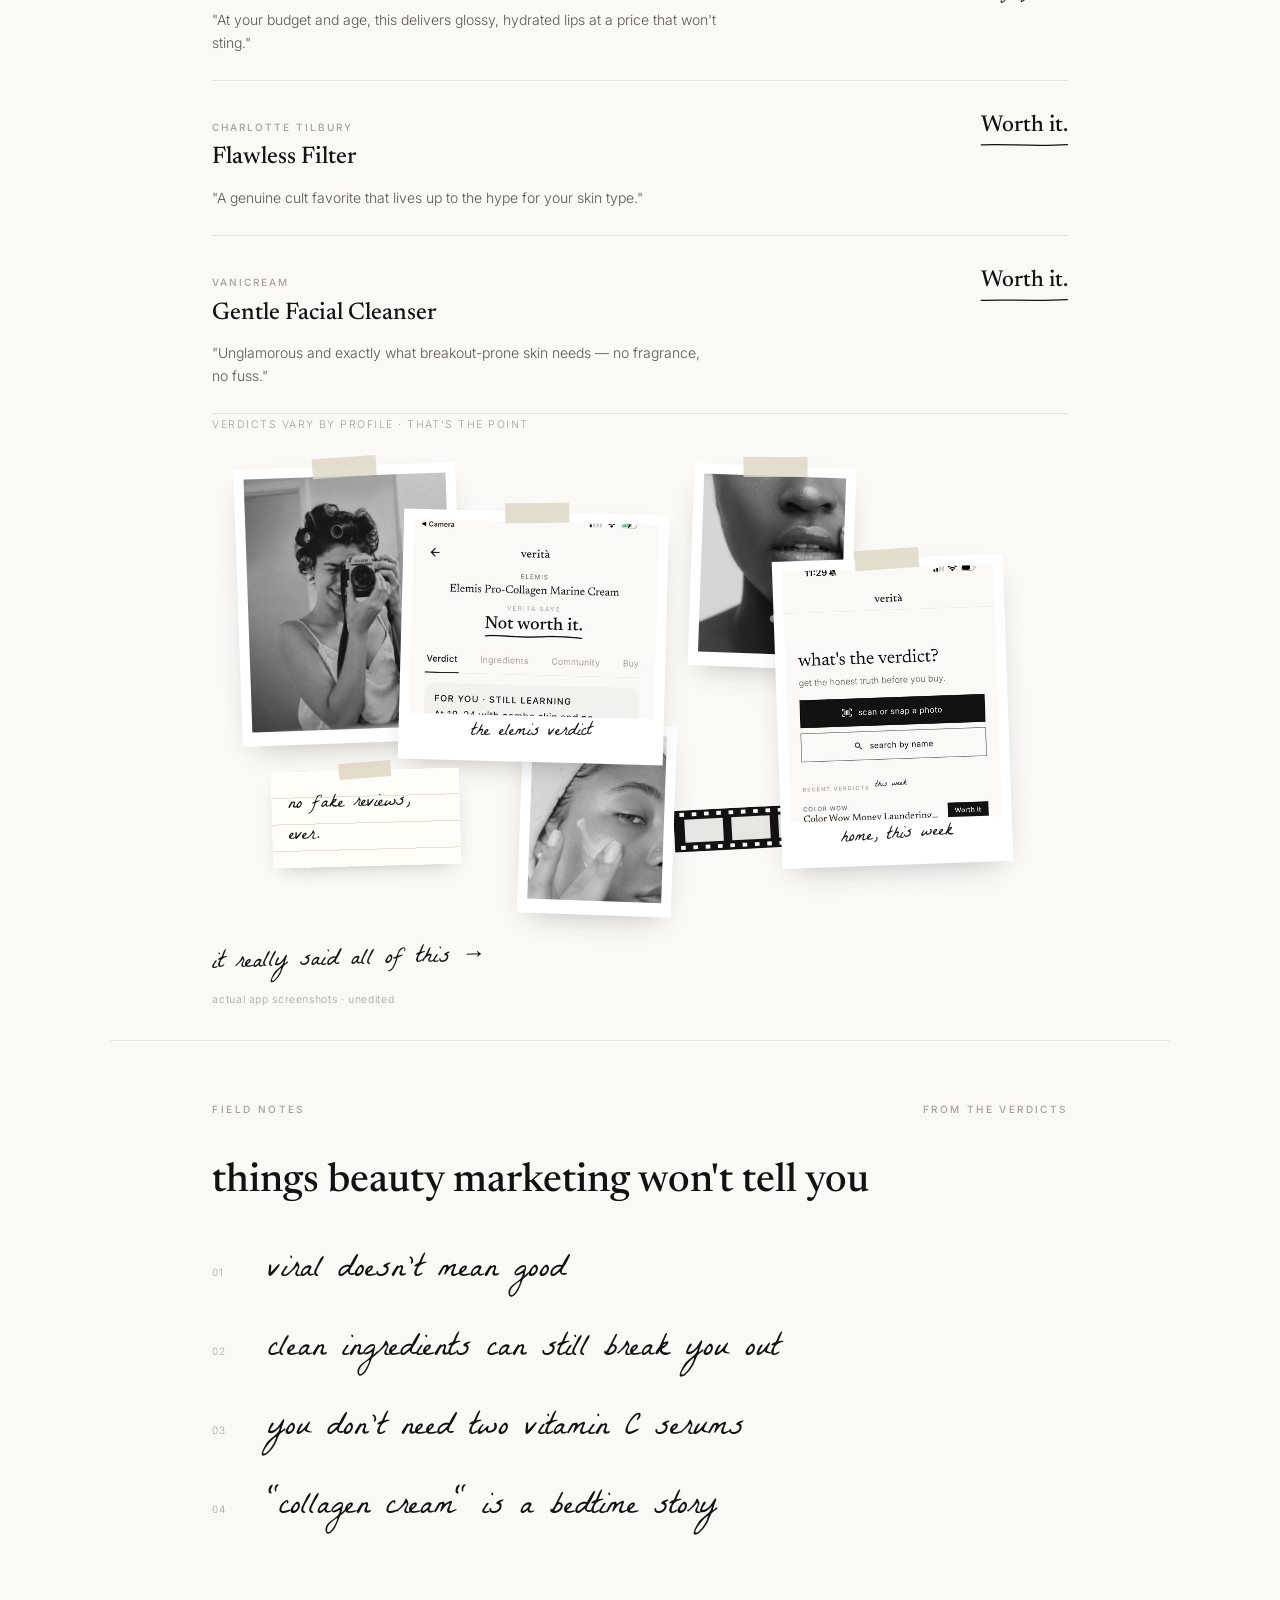
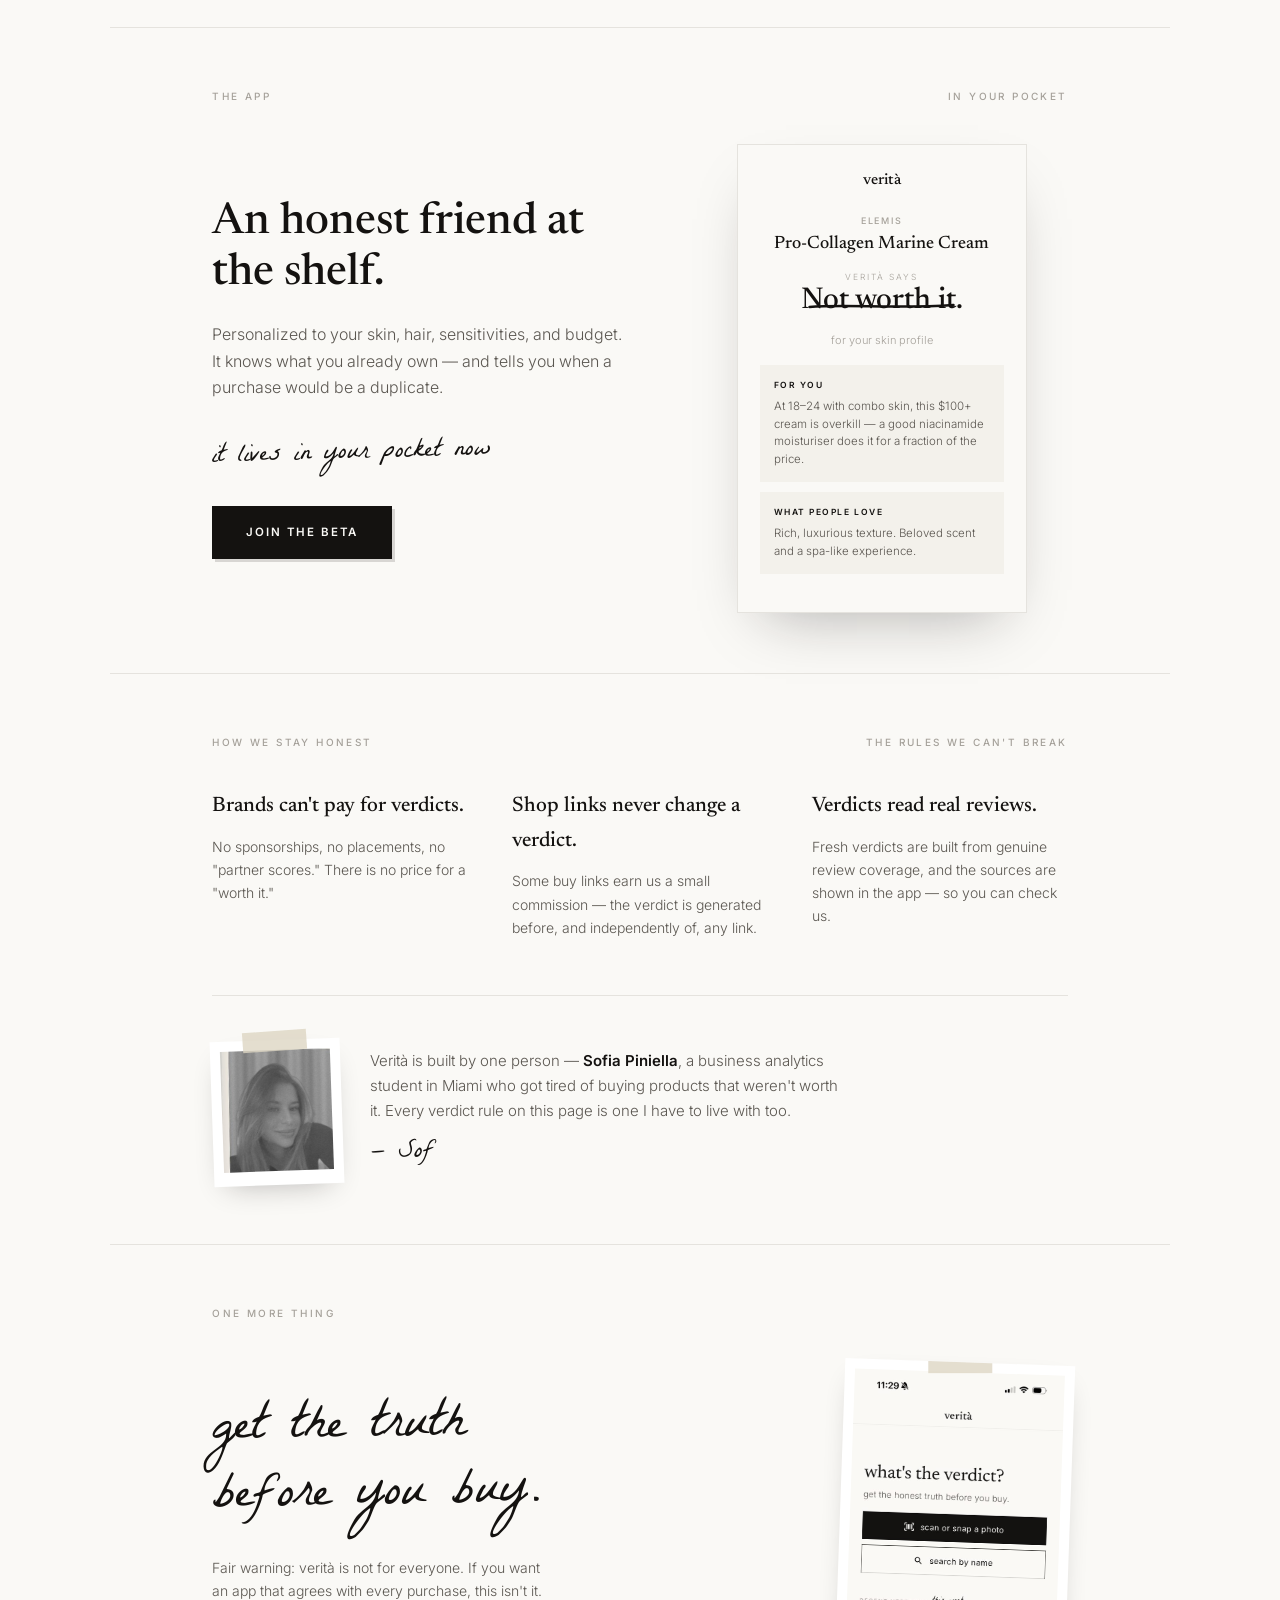
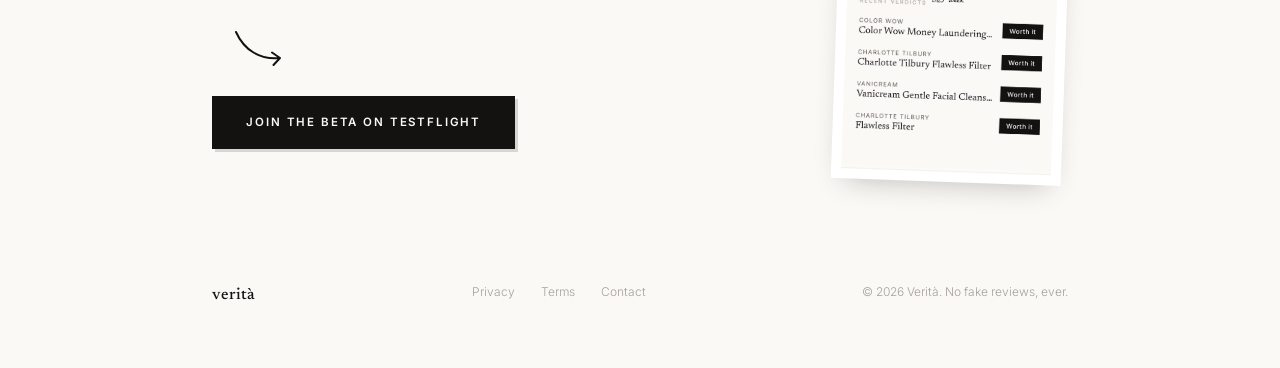
<file: verita-site-final.html>
<!DOCTYPE html>
<html lang="en">
<head>
<meta charset="UTF-8">
<meta name="viewport" content="width=device-width, initial-scale=1.0">
<title>verità — the honest verdict on beauty</title>
<meta name="description" content="Scan, snap, or search any beauty product — Verità tells you if it's actually worth it, for your skin. Free beta on iPhone via TestFlight.">
<meta property="og:title" content="verità — the honest verdict on beauty">
<meta property="og:description" content="Scan any beauty product. Get an honest verdict for your skin — including no. Free beta on iPhone.">
<meta property="og:type" content="website">
<meta property="og:url" content="https://askverita.com/">
<meta property="og:image" content="https://askverita.com/og.png">
<meta name="twitter:card" content="summary_large_image">
<meta name="twitter:title" content="verità — the honest verdict on beauty">
<meta name="twitter:description" content="Scan any beauty product. Get an honest verdict for your skin — including no.">
<meta name="twitter:image" content="https://askverita.com/og.png">
<script type="application/ld+json">
{"@context":"https://schema.org","@type":"SoftwareApplication","name":"Verità","applicationCategory":"LifestyleApplication","operatingSystem":"iOS","description":"Scan, snap, or search any beauty product — Verità gives an honest, personalized verdict: worth it, or skip it.","url":"https://askverita.com","author":{"@type":"Person","name":"Sofia Piniella"},"offers":{"@type":"Offer","price":"0","priceCurrency":"USD"}}
</script>
<link rel="canonical" href="https://askverita.com/">
<link rel="preconnect" href="https://fonts.googleapis.com">
<link rel="preconnect" href="https://fonts.gstatic.com" crossorigin>
<link href="https://fonts.googleapis.com/css2?family=Newsreader:opsz,wght@6..72,400;6..72,500;6..72,600&family=Inter:wght@300;400;500;600&family=La+Belle+Aurore&display=swap" rel="stylesheet">
<style>
  :root{
    --paper:#FAF9F6; --paper-deep:#F3F1EB;
    --ink:#141210; --soft:#5B5751; --muted:#A5A19A; --line:#E5E3DE;
  }
  *{margin:0;padding:0;box-sizing:border-box;}
  html{scroll-behavior:smooth;}
  body{font-family:'Inter',sans-serif;font-weight:300;color:var(--soft);background:var(--paper);line-height:1.65;font-size:16px;-webkit-font-smoothing:antialiased;}
  a{color:inherit;}
  a:focus-visible{outline:2px solid var(--ink);outline-offset:3px;}
  .serif{font-family:'Newsreader',serif;font-weight:500;}
  .hand{font-family:'La Belle Aurore',cursive;color:var(--ink);}

  /* each section is a "page" */
  .page{max-width:1060px;margin:0 auto;padding:60px 8vw;position:relative;border-top:1px solid var(--line);}
  .page:first-child{border-top:none;}
  .page-label{display:flex;justify-content:space-between;align-items:baseline;font-size:10px;letter-spacing:.24em;text-transform:uppercase;color:var(--muted);font-weight:500;margin-bottom:40px;}

  .btn{display:inline-block;background:var(--ink);color:var(--paper);padding:17px 34px;font-size:11.5px;font-weight:600;letter-spacing:.16em;text-transform:uppercase;text-decoration:none;box-shadow:3px 3px 0 rgba(20,18,16,.15);transition:transform .15s, box-shadow .15s;}
  .btn:hover{transform:translate(-1px,-1px);box-shadow:4px 4px 0 rgba(20,18,16,.2);}

  /* hand-drawn strokes */
  .uwrap{position:relative;display:inline-block;}
  .uwrap svg{position:absolute;left:-1%;bottom:-.08em;width:102%;height:.22em;overflow:visible;}
  .uwrap path{stroke:var(--ink);fill:none;stroke-linecap:round;}
  .draw path{stroke-dasharray:900;stroke-dashoffset:900;animation:draw .7s ease .5s forwards;}
  @keyframes draw{to{stroke-dashoffset:0;}}
  @media(prefers-reduced-motion:reduce){.draw path{animation:none;stroke-dashoffset:0;} html{scroll-behavior:auto;}}
  .strike{position:relative;display:inline-block;}
  .strike svg{position:absolute;left:-2%;top:52%;width:104%;height:.18em;overflow:visible;}
  .strike path{stroke:var(--ink);fill:none;stroke-linecap:round;}

  /* film photo slots */
  .photo{background:#fff;padding:10px 10px 14px;box-shadow:0 12px 30px -14px rgba(20,18,16,.3);display:inline-block;transform:rotate(-1.5deg);position:relative;}
  .photo.r{transform:rotate(1.2deg);}
  .photo::before{content:"";position:absolute;top:-9px;left:50%;transform:translateX(-50%) rotate(-2deg);width:64px;height:20px;background:rgba(222,214,196,.8);}
  .photo .ph{background:var(--paper-deep);display:flex;align-items:center;justify-content:center;color:var(--muted);font-size:10px;letter-spacing:.16em;text-transform:uppercase;text-align:center;line-height:1.8;}
  /* Swap: replace each .ph div with <img> of your film photo, same dimensions, filter:grayscale(1) contrast(.92) brightness(.95) */

  /* ─── COVER ─── */
  .cover .masthead{display:flex;justify-content:space-between;align-items:baseline;font-size:10px;letter-spacing:.24em;text-transform:uppercase;color:var(--muted);font-weight:500;margin-bottom:54px;}
  .topnav{display:flex;gap:22px;}
  .topnav a{text-decoration:none;color:var(--soft);}
  .topnav a.navget{color:var(--ink);border-bottom:1px solid var(--ink);padding-bottom:2px;}
  .kicker{font-size:11px;letter-spacing:.26em;color:var(--soft);font-weight:500;margin-bottom:18px;}
  .crossed{font-family:'Newsreader',serif;font-weight:400;font-size:clamp(22px,2.6vw,30px);color:var(--muted);text-decoration:line-through;text-decoration-thickness:2px;margin-bottom:6px;}
  .cover h1{font-size:clamp(52px,8vw,96px);line-height:1;color:var(--ink);margin-bottom:34px;}
  .cover-hand{display:block;font-size:clamp(46px,7vw,84px);line-height:1.15;margin-bottom:34px;font-weight:400;}
  .cover .sub{font-size:clamp(16px,1.6vw,19px);max-width:52ch;color:var(--soft);margin-bottom:44px;}
  .cover .sub em{font-family:'Newsreader',serif;font-style:italic;color:var(--ink);}
  .cover-note{margin:40px 0 12px;font-size:clamp(24px,2.6vw,30px);}
  .cover-cta{display:flex;align-items:center;gap:22px;flex-wrap:wrap;margin-top:10px;}
  .alt-cta{font-size:13px;color:var(--muted);margin-top:16px;}
  .alt-cta a{color:var(--soft);}
  .cover-cta .tiny{font-size:11px;letter-spacing:.1em;text-transform:uppercase;color:var(--muted);}

  /* ─── HOW ─── */
  .how-grid{display:grid;grid-template-columns:1fr 1fr 1fr;gap:44px;}
  .how-step .num{font-family:'Newsreader',serif;font-weight:400;font-size:56px;color:var(--line);line-height:1;margin-bottom:8px;}
  .how-step h3{font-family:'Newsreader',serif;font-weight:500;font-size:22px;color:var(--ink);margin-bottom:12px;}
  .how-step p{font-size:14.5px;}

  /* ─── ENTRIES ─── */
  .entries-intro{font-size:15px;max-width:54ch;margin-bottom:40px;}
  .entry{display:grid;grid-template-columns:1fr auto;gap:24px;align-items:baseline;padding:26px 0;border-bottom:1px solid var(--line);}
  .entry:first-of-type{border-top:1.5px solid var(--ink);}
  .e-brand{font-size:10px;letter-spacing:.2em;text-transform:uppercase;color:var(--muted);font-weight:500;margin-bottom:3px;}
  .e-prod{font-family:'Newsreader',serif;font-weight:500;font-size:clamp(19px,2.2vw,24px);color:var(--ink);margin-bottom:8px;}
  .e-why{font-size:14px;max-width:56ch;}
  .e-v{font-family:'Newsreader',serif;font-weight:500;font-size:clamp(19px,2vw,23px);white-space:nowrap;color:var(--ink);}
  .entry-note{margin-top:34px;font-size:24px;transform:rotate(-1.5deg);display:inline-block;}
  .e-context{font-size:10.5px;letter-spacing:.14em;text-transform:uppercase;color:var(--muted);margin-top:2px;}

  .scrap{position:relative;width:100%;aspect-ratio:10/5.4;margin-top:32px;}
  .scrap-item{position:absolute;}
  .scrap-item img{width:100%;display:block;}
  .scrap .cap{font-family:'La Belle Aurore',cursive;font-size:clamp(11px,1.8vw,18px);color:var(--ink);text-align:center;margin-top:2px;transform:rotate(-2deg);}
  .papernote{background:repeating-linear-gradient(#FFFDF8 0 1.6em, #E8E2D4 1.6em calc(1.6em + 1px));padding:1.2em 1em 1em;box-shadow:0 8px 20px -10px rgba(20,18,16,.3);line-height:1.6em;}
  .papernote::before{content:"";position:absolute;top:-8px;left:50%;transform:translateX(-50%) rotate(-3deg);width:52px;height:16px;background:rgba(222,214,196,.85);}
  .papernote .hand{line-height:1.6em;display:block;}
  .scrap-note{position:absolute;font-size:clamp(14px,2.2vw,22px);transform:rotate(-2deg);white-space:nowrap;}
  .flow-strip{margin-top:36px;}
  .flow-strip .photo{box-shadow:0 6px 16px -8px rgba(20,18,16,.28);padding:7px 7px 9px;}
  .entry-photo-1{width:260px;transform:rotate(-3deg);margin-right:-48px;position:relative;z-index:3;}
  .entry-photo-2{width:205px;transform:rotate(4deg) translateY(40px);margin-right:-38px;position:relative;z-index:2;}
  .entry-photo-3{width:175px;transform:rotate(-2deg) translateY(10px);position:relative;z-index:1;}
  .flow-strip .photo::before{width:44px;height:16px;}
  .flow-strip .cap{font-family:'La Belle Aurore',cursive;font-size:18px;color:var(--ink);text-align:center;margin-top:2px;transform:rotate(-2deg);}
  .entry-photo-2 .cap{transform:rotate(2deg);}
  .entry-photo-3 .cap{transform:rotate(-1.5deg);}
  .entry-photo-1::before{transform:translateX(-50%) rotate(-4deg);}
  .entry-photo-2::before{transform:translateX(-50%) rotate(5deg);left:38%;}
  .entry-photo-3::before{transform:translateX(-50%) rotate(-3deg);left:62%;}
  .flow-note{display:block;font-size:22px;transform:rotate(-2deg);margin:8px 0 0 4px;}

  /* ─── RULES ─── */
  .rules h2{font-size:clamp(26px,3.4vw,40px);color:var(--ink);line-height:1.2;margin-bottom:44px;white-space:nowrap;}
  .rule{display:flex;gap:32px;align-items:baseline;margin-bottom:36px;}
  .rule .rn{font-size:10px;color:var(--muted);letter-spacing:.1em;flex-shrink:0;width:24px;}
  .rule .hand{font-size:clamp(24px,3vw,32px);line-height:1.35;}
  .rules-photo{position:absolute;right:8vw;bottom:70px;}
  .rules-photo .ph{width:180px;height:130px;}

  /* ─── POCKET ─── */
  .pocket-grid{display:grid;grid-template-columns:1fr .9fr;gap:70px;align-items:center;}
  .pocket h2{font-size:clamp(30px,4vw,44px);color:var(--ink);line-height:1.15;margin-bottom:22px;}
  .pocket p{font-size:16px;max-width:44ch;margin-bottom:18px;}
  .pocket-note{font-size:26px;display:inline-block;transform:rotate(-1.5deg);margin:14px 0 30px;}
  .mini{width:100%;max-width:290px;margin:0 auto;background:var(--paper);border:1px solid var(--line);box-shadow:0 26px 60px -28px rgba(20,18,16,.35);padding:24px 22px 28px;}
  .mini .m-wm{font-family:'Newsreader',serif;font-weight:500;font-size:15px;color:var(--ink);text-align:center;margin-bottom:20px;}
  .mini .m-brand{font-size:9px;letter-spacing:.2em;text-transform:uppercase;color:var(--muted);text-align:center;font-weight:500;}
  .mini .m-prod{font-family:'Newsreader',serif;font-weight:500;font-size:18px;color:var(--ink);text-align:center;line-height:1.3;margin:4px 0 14px;}
  .mini .m-says{font-size:8.5px;letter-spacing:.24em;text-transform:uppercase;color:var(--muted);text-align:center;}
  .mini .m-v{font-family:'Newsreader',serif;font-weight:500;font-size:30px;color:var(--ink);text-align:center;line-height:1.15;margin-bottom:4px;}
  .mini .m-for{font-size:11px;color:var(--muted);text-align:center;margin:8px 0 16px;}
  .mini .m-box{background:var(--paper-deep);padding:13px 14px;margin-bottom:10px;}
  .mini .m-label{font-size:8.5px;letter-spacing:.18em;text-transform:uppercase;color:var(--ink);font-weight:600;margin-bottom:6px;}
  .mini .m-box p{font-size:11.5px;line-height:1.55;color:var(--soft);}

  /* ─── CLOSE ─── */
  .close{text-align:left;}
  .close-grid{display:grid;grid-template-columns:1fr .8fr;gap:60px;align-items:center;}
  .close-photo{width:100%;max-width:230px;max-height:420px;overflow:hidden;justify-self:end;}
  .close-photo img{object-fit:cover;object-position:top;height:400px;}
  .founder{display:flex;gap:28px;align-items:center;margin-top:56px;padding-top:44px;border-top:1px solid var(--line);}
  .f-note{font-size:15px;max-width:52ch;}
  .f-note strong{color:var(--ink);font-weight:600;}
  .ind-grid{display:grid;grid-template-columns:1fr 1fr 1fr;gap:44px;}
  .ind-item h3{font-family:'Newsreader',serif;font-weight:500;font-size:21px;color:var(--ink);margin-bottom:10px;}
  .ind-item p{font-size:14px;}
  .notfor{font-size:14px;max-width:38ch;margin:-10px 0 24px;}
  .close .hand{font-size:clamp(34px,5vw,52px);display:inline-block;transform:rotate(-1deg);margin-bottom:36px;line-height:1.3;}
  .close .arrow{width:70px;height:44px;display:block;margin:6px 0 26px 14px;}
  .close .arrow path{stroke:var(--ink);stroke-width:2;fill:none;stroke-linecap:round;stroke-linejoin:round;}
  footer{max-width:1060px;margin:0 auto;padding:40px 8vw 60px;display:flex;justify-content:space-between;flex-wrap:wrap;gap:16px;font-size:12px;color:var(--muted);}
  footer .fb{font-family:'Newsreader',serif;font-weight:500;font-size:16px;color:var(--ink);text-decoration:none;}
  footer nav{display:flex;gap:26px;}
  footer nav a{text-decoration:none;}

  @media(max-width:860px){
    .page{padding:44px 7vw;}
    .how-grid{grid-template-columns:1fr;gap:40px;}
    .pocket-grid{grid-template-columns:1fr;gap:48px;}
    .close-grid{grid-template-columns:1.15fr .85fr;gap:16px;align-items:center;}
    .close-photo{justify-self:end;max-width:150px;max-height:none;margin-top:0;}
    .close-photo img{height:auto;object-fit:contain;}
    .founder{display:flex;gap:28px;align-items:center;margin-top:56px;padding-top:44px;border-top:1px solid var(--line);}
  .f-note{font-size:15px;max-width:52ch;}
  .f-note strong{color:var(--ink);font-weight:600;}
  .ind-grid{display:grid;grid-template-columns:1fr 1fr 1fr;gap:44px;}
  .ind-item h3{font-family:'Newsreader',serif;font-weight:500;font-size:21px;color:var(--ink);margin-bottom:10px;}
  .ind-item p{font-size:14px;}
  .notfor{font-size:14px;max-width:38ch;margin:-10px 0 24px;}
  .close .hand{font-size:clamp(24px,6.5vw,34px);}
    .close .btn{padding:14px 18px;font-size:10px;}
    .entry{grid-template-columns:1fr;gap:8px;}
    .rules-photo{position:static;margin-top:40px;}
    .cover .masthead{margin-bottom:56px;}
    .rules h2{white-space:normal;font-size:clamp(24px,7vw,32px);}
    .topnav{gap:14px;}
    .topnav a:not(.navget){display:none;}
    .ind-grid{grid-template-columns:1fr;gap:28px;}
    .founder{flex-direction:row;align-items:flex-start;}
  }

  @media(max-width:480px){
    .entry-photo-1{width:140px;margin-right:-28px;}
    .entry-photo-2{width:112px;transform:rotate(4deg) translateY(22px);margin-right:-22px;}
    .entry-photo-3{width:98px;transform:rotate(-2deg) translateY(6px);}
    .page-label{flex-direction:column;align-items:flex-start;gap:4px;}
    .scrap-note{left:40% !important;font-size:12px;}
    .scrap{aspect-ratio:10/6;}
    .scrap-item.m-hide{display:none;}
  }
</style>
</head>
<body>

<!-- ═══ PAGE 1 · COVER ═══ -->
<section class="page cover">
  <div class="masthead"><span>verità.</span><nav class="topnav"><a href="#how">how it works</a><a href="#entries">entries</a><a href="#rules">field notes</a><a href="#get" class="navget">get the app</a></nav></div>
  <div class="kicker">THE HONEST BEAUTY-VERDICT APP</div>
  <div class="crossed">my beauty journal</div>
  <h1 class="hand cover-hand"><span class="uwrap draw">the honest one.<svg viewBox="0 0 620 20" preserveAspectRatio="none" style="left:0;bottom:-.06em;width:100%;"><path d="M6 12 C 140 4, 300 19, 460 9 S 580 14, 610 8" stroke-width="4"/></svg></span></h1>
  <p class="sub">Scan, snap, or search any beauty product — Verità reads the ingredients, listens to real reviews, and tells you plainly: <em>worth it, or skip it.</em> Including when the answer is no. Especially then.</p>
  <div class="cover-note hand">everything I wish I knew before I bought it →</div>
  <div class="cover-cta">
    <a class="btn" href="https://testflight.apple.com/join/ReC68vTJ">Join the beta</a>
    <span class="tiny">Free · iPhone · TestFlight · join the first hundred</span>
  </div>
  <div class="alt-cta">Not on iPhone yet? <a href="#" id="waitlist-toggle">Get launch updates by email</a>
  <div id="waitlist-form" hidden style="max-width:420px;margin-top:14px;">
    <iframe data-tally-src="https://tally.so/embed/b5MbqE?alignLeft=1&hideTitle=1&transparentBackground=1" loading="lazy" width="100%" height="100" frameborder="0" marginheight="0" marginwidth="0" title="Get launch updates"></iframe>
  </div>
  </div>
</section>

<!-- ═══ PAGE 2 · HOW ═══ -->
<section class="page" id="how">
  <div class="page-label"><span>How it works</span><span>three steps</span></div>
  <div class="how-grid">
    <div class="how-step">
      <div class="num">1</div>
      <h3>Scan, snap, or search</h3>
      <p>Point your camera at a barcode, snap a photo of any product, or search it by name.</p>
    </div>
    <div class="how-step">
      <div class="num">2</div>
      <h3>Get the verdict</h3>
      <p>Verità weighs the ingredients, real community reviews, and professional skepticism against your skin profile — and answers plainly.</p>
    </div>
    <div class="how-step">
      <div class="num">3</div>
      <h3>Build your bag</h3>
      <p>Track your routine, see what earns its place, and skip buying what you already own.</p>
    </div>
  </div>
</section>

<!-- ═══ PAGE 3 · ENTRIES ═══ -->
<section class="page" id="entries" style="padding-bottom:32px;">
  <div class="page-label"><span>Recent entries</span><span>real verdicts, from the app</span></div>
  <p class="entries-intro">Every entry below is a real verdict Verità gave, unedited — for a combination, breakout-prone profile. Yours will be personalized to you.</p>

  <div class="entry">
    <div>
      <div class="e-brand">Elemis</div>
      <div class="e-prod">Pro-Collagen Marine Cream</div>
      <p class="e-why">"Beloved hydrator, but 'collagen' is marketing — a good niacinamide moisturiser tackles texture and pores for a fraction of the price."</p>
    </div>
    <div><span class="e-v strike">Not worth it.<svg viewBox="0 0 200 10" preserveAspectRatio="none"><path d="M2 5 C 60 2, 120 8, 198 4" stroke-width="3"/></svg></span></div>
  </div>

  <div class="entry">
    <div>
      <div class="e-brand">NYX Professional Makeup</div>
      <div class="e-prod">Fat Oil Lip Drip</div>
      <p class="e-why">"At your budget and age, this delivers glossy, hydrated lips at a price that won't sting."</p>
    </div>
    <div>
      <span class="e-v uwrap">Worth it.<svg viewBox="0 0 200 12" preserveAspectRatio="none"><path d="M3 8 C 50 4, 110 11, 197 5" stroke-width="3"/></svg></span>
      <div class="hand" style="font-size:19px;transform:rotate(-2deg);margin-top:4px;">easy yes</div>
    </div>
  </div>

  <div class="entry">
    <div>
      <div class="e-brand">Charlotte Tilbury</div>
      <div class="e-prod">Flawless Filter</div>
      <p class="e-why">"A genuine cult favorite that lives up to the hype for your skin type."</p>
    </div>
    <div><span class="e-v uwrap">Worth it.<svg viewBox="0 0 200 12" preserveAspectRatio="none"><path d="M3 7 C 55 3, 115 12, 197 6" stroke-width="3"/></svg></span></div>
  </div>

  <div class="entry">
    <div>
      <div class="e-brand">Vanicream</div>
      <div class="e-prod">Gentle Facial Cleanser</div>
      <p class="e-why">"Unglamorous and exactly what breakout-prone skin needs — no fragrance, no fuss."</p>
    </div>
    <div><span class="e-v uwrap">Worth it.<svg viewBox="0 0 200 12" preserveAspectRatio="none"><path d="M3 8 C 60 5, 120 11, 197 6" stroke-width="3"/></svg></span></div>
  </div>

  <div class="e-context">verdicts vary by profile · that's the point</div>

  <div class="scrap">
    <div class="scrap-item photo" style="left:3%;top:0%;width:26%;transform:rotate(-2deg);z-index:2;">
      <img src="[data-uri]" alt="Girl in curlers photographing herself in the bathroom mirror, black and white.">
    </div>
    <div class="scrap-item photo" style="left:22%;top:10%;width:31%;transform:rotate(1.5deg);z-index:3;">
      <img src="[data-uri]" alt="Real Verità verdict: Elemis Pro-Collagen, Not worth it.">
      <div class="cap">the elemis verdict</div>
    </div>
    <div class="scrap-item papernote" style="left:7%;top:66%;width:22%;transform:rotate(-1.5deg);z-index:4;">
      <span class="hand" style="font-size:clamp(12px,1.9vw,19px);">no fake reviews,<br>ever.</span>
    </div>
    <div class="scrap-item photo" style="left:36%;top:56%;width:18%;transform:rotate(2deg);z-index:2;">
      <img src="[data-uri]" alt="Applying moisturizer, close crop.">
    </div>
    <div class="scrap-item photo m-hide" style="left:56%;top:0%;width:19%;transform:rotate(2deg);z-index:1;">
      <img src="[data-uri]" alt="Close-up of glossy lips, muted tones.">
    </div>
    <div class="scrap-item photo" style="left:66%;top:20%;width:27%;transform:rotate(-2deg);z-index:3;">
      <img src="[data-uri]" alt="Real Verità home screen with recent verdicts.">
      <div class="cap">home, this week</div>
    </div>
    <svg class="scrap-item filmstrip m-hide" style="left:54%;top:74%;width:18%;transform:rotate(-3deg);z-index:1;" viewBox="0 0 200 54">
      <rect width="200" height="54" fill="#141210"/>
      <rect x="14" y="12" width="50" height="30" fill="#FAF9F6" opacity=".92"/>
      <rect x="75" y="12" width="50" height="30" fill="#FAF9F6" opacity=".92"/>
      <rect x="136" y="12" width="50" height="30" fill="#FAF9F6" opacity=".92"/>
      <g fill="#FAF9F6"><rect x="8" y="3" width="6" height="5"/><rect x="24" y="3" width="6" height="5"/><rect x="40" y="3" width="6" height="5"/><rect x="56" y="3" width="6" height="5"/><rect x="72" y="3" width="6" height="5"/><rect x="88" y="3" width="6" height="5"/><rect x="104" y="3" width="6" height="5"/><rect x="120" y="3" width="6" height="5"/><rect x="136" y="3" width="6" height="5"/><rect x="152" y="3" width="6" height="5"/><rect x="168" y="3" width="6" height="5"/><rect x="184" y="3" width="6" height="5"/><rect x="8" y="46" width="6" height="5"/><rect x="24" y="46" width="6" height="5"/><rect x="40" y="46" width="6" height="5"/><rect x="56" y="46" width="6" height="5"/><rect x="72" y="46" width="6" height="5"/><rect x="88" y="46" width="6" height="5"/><rect x="104" y="46" width="6" height="5"/><rect x="120" y="46" width="6" height="5"/><rect x="136" y="46" width="6" height="5"/><rect x="152" y="46" width="6" height="5"/><rect x="168" y="46" width="6" height="5"/><rect x="184" y="46" width="6" height="5"/></g>
    </svg>
  </div>
  <span class="entry-note hand" style="margin-top:14px;display:inline-block;">it really said all of this →</span>
  <p style="font-size:10.5px;color:var(--muted);letter-spacing:.06em;margin-top:10px;margin-bottom:0;">actual app screenshots · unedited</p>
</section>

<!-- ═══ PAGE 4 · RULES ═══ -->
<section class="page rules" id="rules">
  <div class="page-label"><span>Field notes</span><span>from the verdicts</span></div>
  <h2 class="serif">things beauty marketing won't tell you</h2>
  <div class="rule"><span class="rn">01</span><span class="hand">viral doesn't mean good</span></div>
  <div class="rule"><span class="rn">02</span><span class="hand">clean ingredients can still break you out</span></div>
  <div class="rule"><span class="rn">03</span><span class="hand">you don't need two vitamin C serums</span></div>
  <div class="rule"><span class="rn">04</span><span class="hand">"collagen cream" is a bedtime story</span></div>
</section>

<!-- ═══ PAGE 5 · POCKET ═══ -->
<section class="page">
  <div class="page-label"><span>The app</span><span>in your pocket</span></div>
  <div class="pocket-grid">
    <div class="pocket">
      <h2 class="serif">An honest friend at the shelf.</h2>
      <p>Personalized to your skin, hair, sensitivities, and budget. It knows what you already own — and tells you when a purchase would be a duplicate.</p>
      <span class="pocket-note hand">it lives in your pocket now</span><br>
      <a class="btn" href="https://testflight.apple.com/join/ReC68vTJ">Join the beta</a>
    </div>
    <div class="mini">
      <div class="m-wm">verità</div>
      <div class="m-brand">Elemis</div>
      <div class="m-prod">Pro-Collagen Marine Cream</div>
      <div class="m-says">verità says</div>
      <div class="m-v" style="position:relative;display:inline-block;width:100%;">Not worth it.
        <svg style="position:absolute;left:8%;top:50%;width:84%;height:10px;overflow:visible;" viewBox="0 0 150 10"><path d="M3 6 C 40 3, 90 8, 147 4" stroke="#141210" stroke-width="2.5" fill="none" stroke-linecap="round"/></svg>
      </div>
      <div class="m-for">for your skin profile</div>
      <div class="m-box">
        <div class="m-label">For you</div>
        <p>At 18–24 with combo skin, this $100+ cream is overkill — a good niacinamide moisturiser does it for a fraction of the price.</p>
      </div>
      <div class="m-box">
        <div class="m-label">What people love</div>
        <p>Rich, luxurious texture. Beloved scent and a spa-like experience.</p>
      </div>
    </div>
  </div>
</section>


<!-- ═══ PAGE 5B · INDEPENDENCE ═══ -->
<section class="page" id="honest">
  <div class="page-label"><span>How we stay honest</span><span>the rules we can't break</span></div>
  <div class="ind-grid">
    <div class="ind-item"><h3>Brands can't pay for verdicts.</h3><p>No sponsorships, no placements, no "partner scores." There is no price for a "worth it."</p></div>
    <div class="ind-item"><h3>Shop links never change a verdict.</h3><p>Some buy links earn us a small commission — the verdict is generated before, and independently of, any link.</p></div>
    <div class="ind-item"><h3>Verdicts read real reviews.</h3><p>Fresh verdicts are built from genuine review coverage, and the sources are shown in the app — so you can check us.</p></div>
  </div>
  <div class="founder">
    <div class="photo" style="width:130px;transform:rotate(-2deg);flex-shrink:0;"><img src="[data-uri]" alt="Sofia Piniella, founder of Verità, in a photo booth." style="width:100%;display:block;"></div>
    <div>
      <p class="f-note">Verità is built by one person — <strong>Sofia Piniella</strong>, a business analytics student in Miami who got tired of buying products that weren't worth it. Every verdict rule on this page is one I have to live with too.</p>
      <span class="hand" style="font-size:26px;display:inline-block;transform:rotate(-2deg);margin-top:8px;">— Sof</span>
    </div>
  </div>
</section>

<!-- ═══ PAGE 6 · CLOSE ═══ -->
<section class="page close" id="get">
  <div class="page-label"><span>One more thing</span><span>&nbsp;</span></div>
  <div class="close-grid">
    <div class="close-text">
      <span class="hand">get the truth<br>before you buy.</span>
      <p class="notfor">Fair warning: verità is not for everyone. If you want an app that agrees with every purchase, this isn't it.</p>
      <svg class="arrow" viewBox="0 0 70 44"><path d="M10 6 C 18 24, 34 34, 54 32 M 54 32 l -8 -5.5 M 54 32 l -6.5 7"/></svg>
      <a class="btn" href="https://testflight.apple.com/join/ReC68vTJ">Join the beta on TestFlight</a>
    </div>
    <div class="close-photo photo" style="transform:rotate(2deg);">
      <img src="[data-uri]" alt="Real Verità home screen with recent verdicts." style="width:100%;display:block;">
    </div>
  </div>
</section>

<footer>
  <a class="fb" href="#">verità</a>
  <nav>
    <a href="/privacy">Privacy</a>
    <a href="/terms">Terms</a>
    <a href="mailto:info@askverita.com">Contact</a>
  </nav>
  <span>© 2026 Verità. No fake reviews, ever.</span>
</footer>

<script>
document.getElementById('waitlist-toggle').addEventListener('click', function(e){
  e.preventDefault();
  var box = document.getElementById('waitlist-form');
  var show = box.hidden;
  box.hidden = !show;
  this.textContent = show ? 'Never mind' : 'Get launch updates by email';
  if (show && !window.__tallyLoaded) {
    window.__tallyLoaded = true;
    var v = function(){ if (typeof Tally !== 'undefined') { Tally.loadEmbeds(); } else { document.querySelectorAll('iframe[data-tally-src]:not([src])').forEach(function(el){ el.src = el.dataset.tallySrc; }); } };
    var s = document.createElement('script');
    s.src = 'https://tally.so/widgets/embed.js';
    s.onload = v; s.onerror = v;
    document.body.appendChild(s);
  }
});
</script>
</body>
</html>
</file>
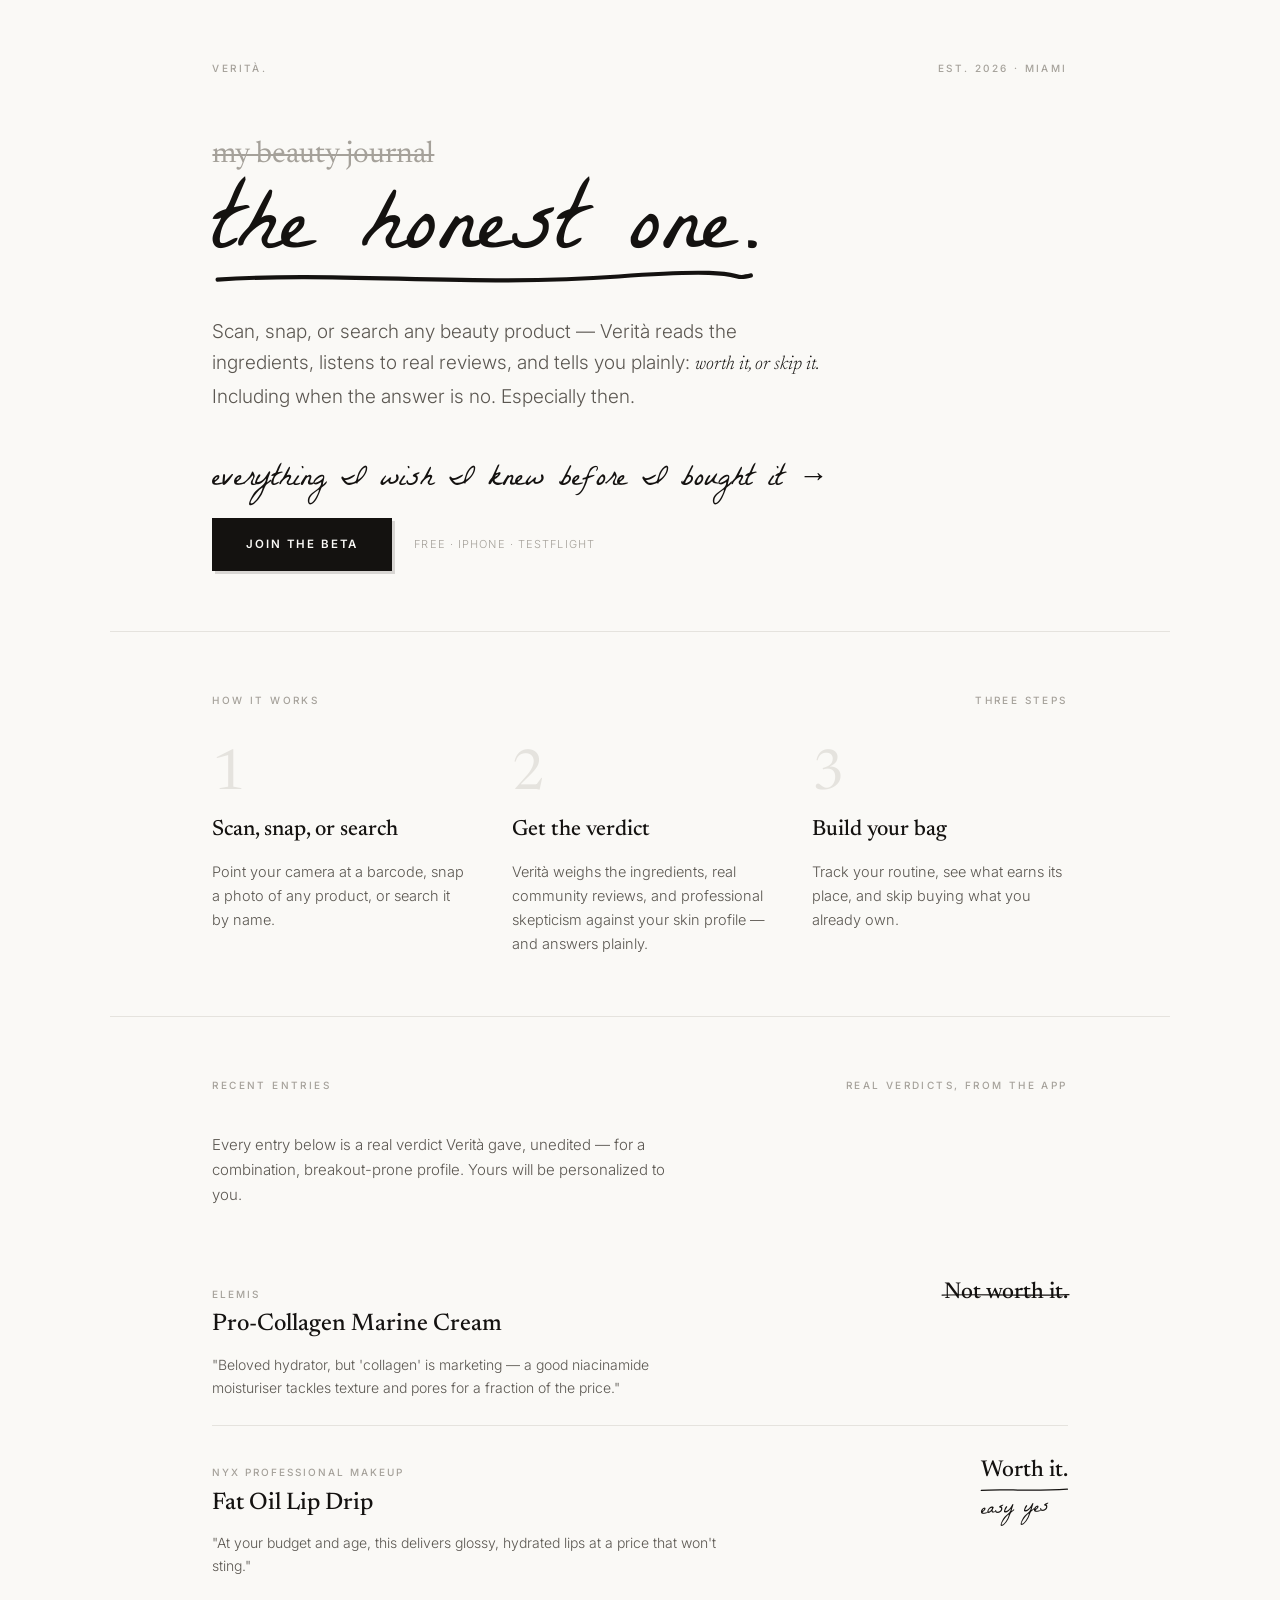
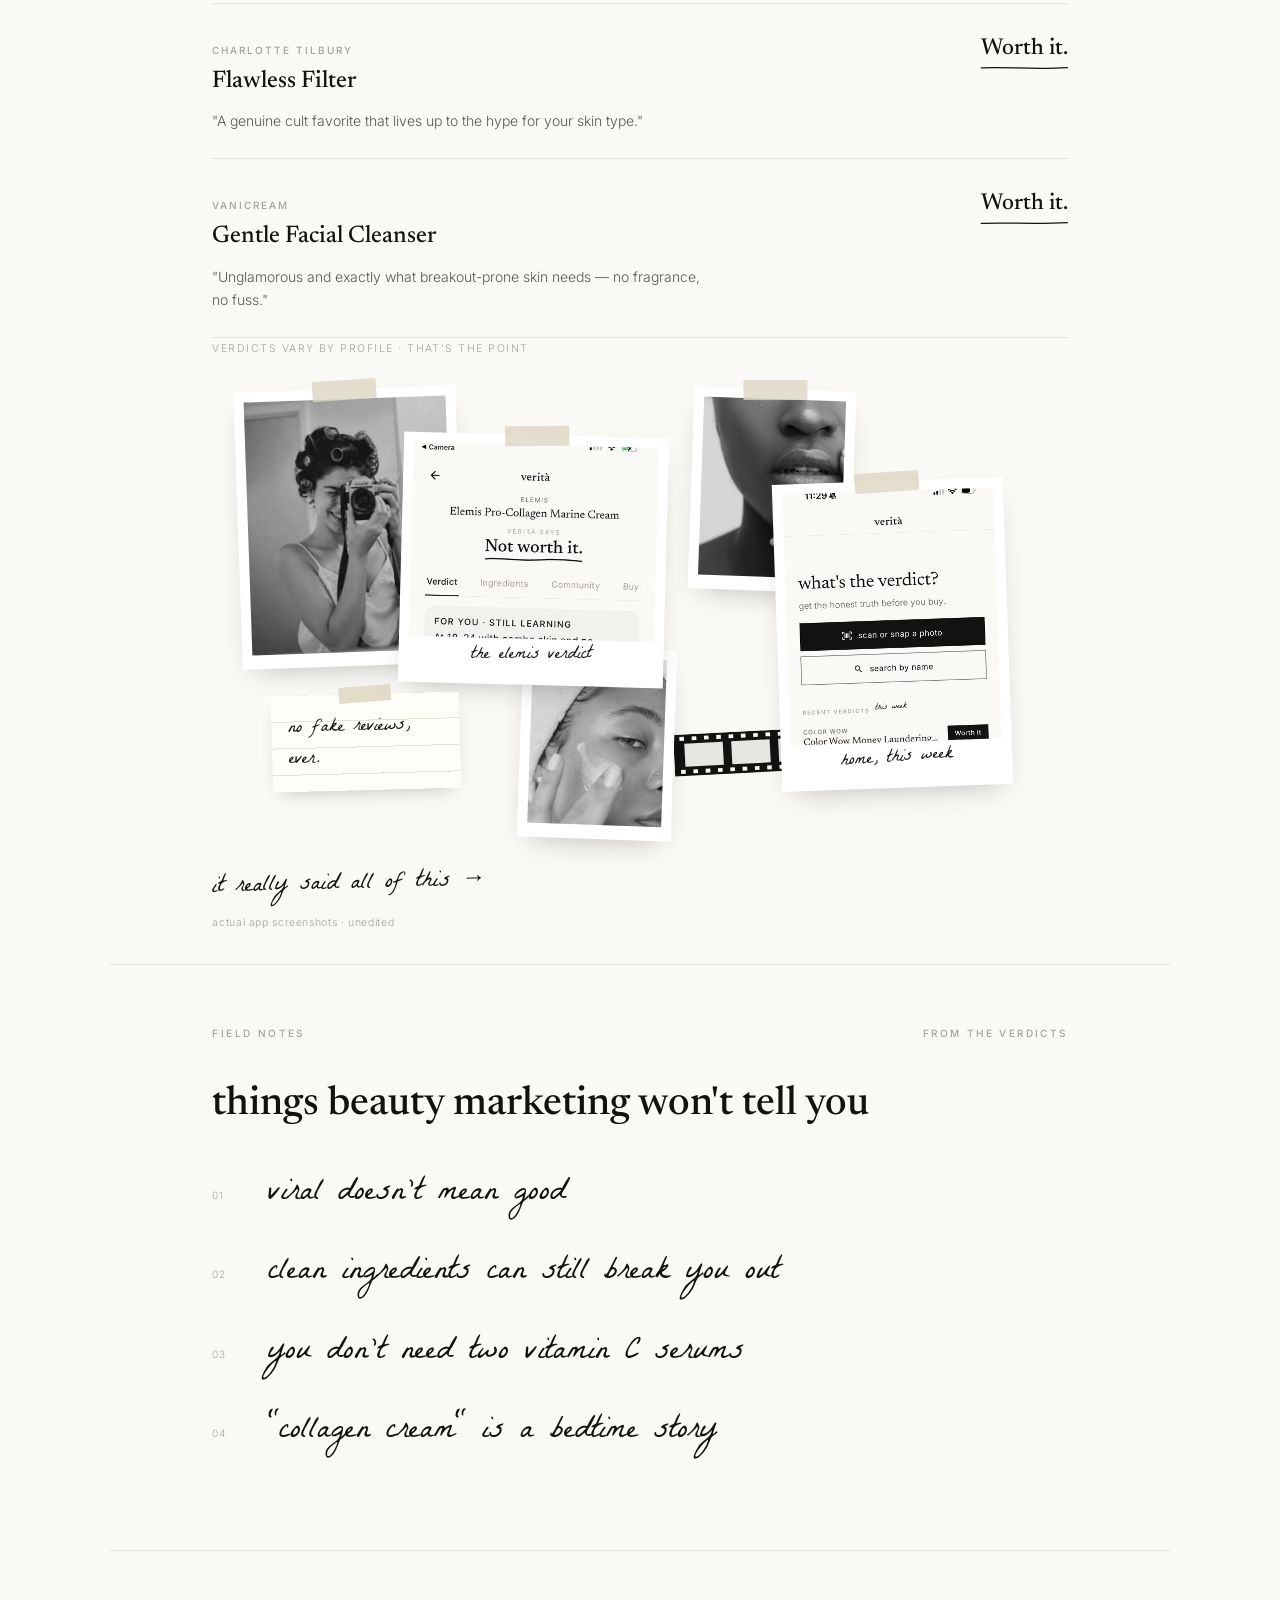
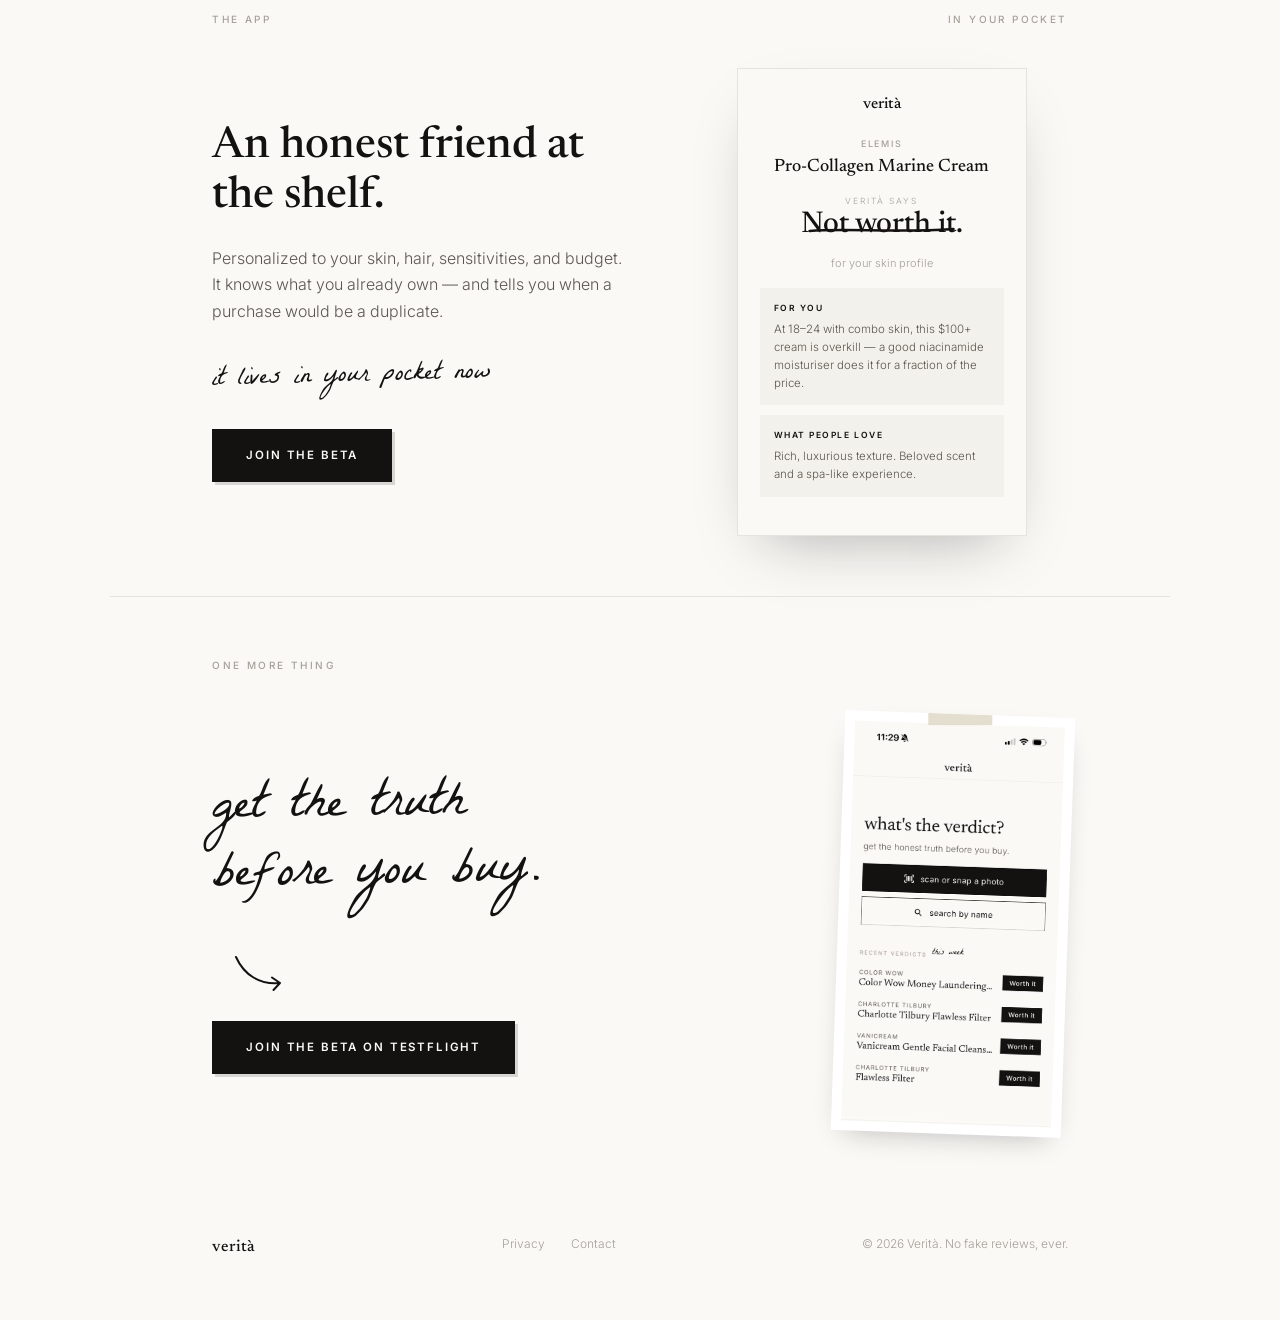
<file: verita-site-final_10.html>
<!DOCTYPE html>
<html lang="en">
<head>
<meta charset="UTF-8">
<meta name="viewport" content="width=device-width, initial-scale=1.0">
<title>verità — the honest verdict on beauty</title>
<meta name="description" content="Scan, snap, or search any beauty product — Verità tells you if it's actually worth it, for your skin. Free beta on iPhone via TestFlight.">
<link rel="preconnect" href="https://fonts.googleapis.com">
<link rel="preconnect" href="https://fonts.gstatic.com" crossorigin>
<link href="https://fonts.googleapis.com/css2?family=Newsreader:opsz,wght@6..72,400;6..72,500;6..72,600&family=Inter:wght@300;400;500;600&family=La+Belle+Aurore&display=swap" rel="stylesheet">
<style>
  :root{
    --paper:#FAF9F6; --paper-deep:#F3F1EB;
    --ink:#141210; --soft:#5B5751; --muted:#A5A19A; --line:#E5E3DE;
  }
  *{margin:0;padding:0;box-sizing:border-box;}
  html{scroll-behavior:smooth;}
  body{font-family:'Inter',sans-serif;font-weight:300;color:var(--soft);background:var(--paper);line-height:1.65;font-size:16px;-webkit-font-smoothing:antialiased;}
  a{color:inherit;}
  a:focus-visible{outline:2px solid var(--ink);outline-offset:3px;}
  .serif{font-family:'Newsreader',serif;font-weight:500;}
  .hand{font-family:'La Belle Aurore',cursive;color:var(--ink);}

  /* each section is a "page" */
  .page{max-width:1060px;margin:0 auto;padding:60px 8vw;position:relative;border-top:1px solid var(--line);}
  .page:first-child{border-top:none;}
  .page-label{display:flex;justify-content:space-between;align-items:baseline;font-size:10px;letter-spacing:.24em;text-transform:uppercase;color:var(--muted);font-weight:500;margin-bottom:40px;}

  .btn{display:inline-block;background:var(--ink);color:var(--paper);padding:17px 34px;font-size:11.5px;font-weight:600;letter-spacing:.16em;text-transform:uppercase;text-decoration:none;box-shadow:3px 3px 0 rgba(20,18,16,.15);transition:transform .15s, box-shadow .15s;}
  .btn:hover{transform:translate(-1px,-1px);box-shadow:4px 4px 0 rgba(20,18,16,.2);}

  /* hand-drawn strokes */
  .uwrap{position:relative;display:inline-block;}
  .uwrap svg{position:absolute;left:-1%;bottom:-.08em;width:102%;height:.22em;overflow:visible;}
  .uwrap path{stroke:var(--ink);fill:none;stroke-linecap:round;}
  .draw path{stroke-dasharray:900;stroke-dashoffset:900;animation:draw .7s ease .5s forwards;}
  @keyframes draw{to{stroke-dashoffset:0;}}
  @media(prefers-reduced-motion:reduce){.draw path{animation:none;stroke-dashoffset:0;} html{scroll-behavior:auto;}}
  .strike{position:relative;display:inline-block;}
  .strike svg{position:absolute;left:-2%;top:52%;width:104%;height:.18em;overflow:visible;}
  .strike path{stroke:var(--ink);fill:none;stroke-linecap:round;}

  /* film photo slots */
  .photo{background:#fff;padding:10px 10px 14px;box-shadow:0 12px 30px -14px rgba(20,18,16,.3);display:inline-block;transform:rotate(-1.5deg);position:relative;}
  .photo.r{transform:rotate(1.2deg);}
  .photo::before{content:"";position:absolute;top:-9px;left:50%;transform:translateX(-50%) rotate(-2deg);width:64px;height:20px;background:rgba(222,214,196,.8);}
  .photo .ph{background:var(--paper-deep);display:flex;align-items:center;justify-content:center;color:var(--muted);font-size:10px;letter-spacing:.16em;text-transform:uppercase;text-align:center;line-height:1.8;}
  /* Swap: replace each .ph div with <img> of your film photo, same dimensions, filter:grayscale(1) contrast(.92) brightness(.95) */

  /* ─── COVER ─── */
  .cover .masthead{display:flex;justify-content:space-between;font-size:10px;letter-spacing:.24em;text-transform:uppercase;color:var(--muted);font-weight:500;margin-bottom:54px;}
  .crossed{font-family:'Newsreader',serif;font-weight:400;font-size:clamp(22px,2.6vw,30px);color:var(--muted);text-decoration:line-through;text-decoration-thickness:2px;margin-bottom:6px;}
  .cover h1{font-size:clamp(52px,8vw,96px);line-height:1;color:var(--ink);margin-bottom:34px;}
  .cover-hand{display:block;font-size:clamp(46px,7vw,84px);line-height:1.15;margin-bottom:34px;font-weight:400;}
  .cover .sub{font-size:clamp(16px,1.6vw,19px);max-width:52ch;color:var(--soft);margin-bottom:44px;}
  .cover .sub em{font-family:'Newsreader',serif;font-style:italic;color:var(--ink);}
  .cover-note{margin:40px 0 12px;font-size:clamp(24px,2.6vw,30px);}
  .cover-cta{display:flex;align-items:center;gap:22px;flex-wrap:wrap;margin-top:10px;}
  .cover-cta .tiny{font-size:11px;letter-spacing:.1em;text-transform:uppercase;color:var(--muted);}

  /* ─── HOW ─── */
  .how-grid{display:grid;grid-template-columns:1fr 1fr 1fr;gap:44px;}
  .how-step .num{font-family:'Newsreader',serif;font-weight:400;font-size:56px;color:var(--line);line-height:1;margin-bottom:8px;}
  .how-step h3{font-family:'Newsreader',serif;font-weight:500;font-size:22px;color:var(--ink);margin-bottom:12px;}
  .how-step p{font-size:14.5px;}

  /* ─── ENTRIES ─── */
  .entries-intro{font-size:15px;max-width:54ch;margin-bottom:40px;}
  .entry{display:grid;grid-template-columns:1fr auto;gap:24px;align-items:baseline;padding:26px 0;border-bottom:1px solid var(--line);}
  .entry:first-of-type{border-top:1.5px solid var(--ink);}
  .e-brand{font-size:10px;letter-spacing:.2em;text-transform:uppercase;color:var(--muted);font-weight:500;margin-bottom:3px;}
  .e-prod{font-family:'Newsreader',serif;font-weight:500;font-size:clamp(19px,2.2vw,24px);color:var(--ink);margin-bottom:8px;}
  .e-why{font-size:14px;max-width:56ch;}
  .e-v{font-family:'Newsreader',serif;font-weight:500;font-size:clamp(19px,2vw,23px);white-space:nowrap;color:var(--ink);}
  .entry-note{margin-top:34px;font-size:24px;transform:rotate(-1.5deg);display:inline-block;}
  .e-context{font-size:10.5px;letter-spacing:.14em;text-transform:uppercase;color:var(--muted);margin-top:2px;}

  .scrap{position:relative;width:100%;aspect-ratio:10/5.4;margin-top:32px;}
  .scrap-item{position:absolute;}
  .scrap-item img{width:100%;display:block;}
  .scrap .cap{font-family:'La Belle Aurore',cursive;font-size:clamp(11px,1.8vw,18px);color:var(--ink);text-align:center;margin-top:2px;transform:rotate(-2deg);}
  .papernote{background:repeating-linear-gradient(#FFFDF8 0 1.6em, #E8E2D4 1.6em calc(1.6em + 1px));padding:1.2em 1em 1em;box-shadow:0 8px 20px -10px rgba(20,18,16,.3);line-height:1.6em;}
  .papernote::before{content:"";position:absolute;top:-8px;left:50%;transform:translateX(-50%) rotate(-3deg);width:52px;height:16px;background:rgba(222,214,196,.85);}
  .papernote .hand{line-height:1.6em;display:block;}
  .scrap-note{position:absolute;font-size:clamp(14px,2.2vw,22px);transform:rotate(-2deg);white-space:nowrap;}
  .flow-strip{margin-top:36px;}
  .flow-strip .photo{box-shadow:0 6px 16px -8px rgba(20,18,16,.28);padding:7px 7px 9px;}
  .entry-photo-1{width:260px;transform:rotate(-3deg);margin-right:-48px;position:relative;z-index:3;}
  .entry-photo-2{width:205px;transform:rotate(4deg) translateY(40px);margin-right:-38px;position:relative;z-index:2;}
  .entry-photo-3{width:175px;transform:rotate(-2deg) translateY(10px);position:relative;z-index:1;}
  .flow-strip .photo::before{width:44px;height:16px;}
  .flow-strip .cap{font-family:'La Belle Aurore',cursive;font-size:18px;color:var(--ink);text-align:center;margin-top:2px;transform:rotate(-2deg);}
  .entry-photo-2 .cap{transform:rotate(2deg);}
  .entry-photo-3 .cap{transform:rotate(-1.5deg);}
  .entry-photo-1::before{transform:translateX(-50%) rotate(-4deg);}
  .entry-photo-2::before{transform:translateX(-50%) rotate(5deg);left:38%;}
  .entry-photo-3::before{transform:translateX(-50%) rotate(-3deg);left:62%;}
  .flow-note{display:block;font-size:22px;transform:rotate(-2deg);margin:8px 0 0 4px;}

  /* ─── RULES ─── */
  .rules h2{font-size:clamp(26px,3.4vw,40px);color:var(--ink);line-height:1.2;margin-bottom:44px;white-space:nowrap;}
  .rule{display:flex;gap:32px;align-items:baseline;margin-bottom:36px;}
  .rule .rn{font-size:10px;color:var(--muted);letter-spacing:.1em;flex-shrink:0;width:24px;}
  .rule .hand{font-size:clamp(24px,3vw,32px);line-height:1.35;}
  .rules-photo{position:absolute;right:8vw;bottom:70px;}
  .rules-photo .ph{width:180px;height:130px;}

  /* ─── POCKET ─── */
  .pocket-grid{display:grid;grid-template-columns:1fr .9fr;gap:70px;align-items:center;}
  .pocket h2{font-size:clamp(30px,4vw,44px);color:var(--ink);line-height:1.15;margin-bottom:22px;}
  .pocket p{font-size:16px;max-width:44ch;margin-bottom:18px;}
  .pocket-note{font-size:26px;display:inline-block;transform:rotate(-1.5deg);margin:14px 0 30px;}
  .mini{width:100%;max-width:290px;margin:0 auto;background:var(--paper);border:1px solid var(--line);box-shadow:0 26px 60px -28px rgba(20,18,16,.35);padding:24px 22px 28px;}
  .mini .m-wm{font-family:'Newsreader',serif;font-weight:500;font-size:15px;color:var(--ink);text-align:center;margin-bottom:20px;}
  .mini .m-brand{font-size:9px;letter-spacing:.2em;text-transform:uppercase;color:var(--muted);text-align:center;font-weight:500;}
  .mini .m-prod{font-family:'Newsreader',serif;font-weight:500;font-size:18px;color:var(--ink);text-align:center;line-height:1.3;margin:4px 0 14px;}
  .mini .m-says{font-size:8.5px;letter-spacing:.24em;text-transform:uppercase;color:var(--muted);text-align:center;}
  .mini .m-v{font-family:'Newsreader',serif;font-weight:500;font-size:30px;color:var(--ink);text-align:center;line-height:1.15;margin-bottom:4px;}
  .mini .m-for{font-size:11px;color:var(--muted);text-align:center;margin:8px 0 16px;}
  .mini .m-box{background:var(--paper-deep);padding:13px 14px;margin-bottom:10px;}
  .mini .m-label{font-size:8.5px;letter-spacing:.18em;text-transform:uppercase;color:var(--ink);font-weight:600;margin-bottom:6px;}
  .mini .m-box p{font-size:11.5px;line-height:1.55;color:var(--soft);}

  /* ─── CLOSE ─── */
  .close{text-align:left;}
  .close-grid{display:grid;grid-template-columns:1fr .8fr;gap:60px;align-items:center;}
  .close-photo{width:100%;max-width:230px;max-height:420px;overflow:hidden;justify-self:end;}
  .close-photo img{object-fit:cover;object-position:top;height:400px;}
  .close .hand{font-size:clamp(34px,5vw,52px);display:inline-block;transform:rotate(-1deg);margin-bottom:36px;line-height:1.3;}
  .close .arrow{width:70px;height:44px;display:block;margin:6px 0 26px 14px;}
  .close .arrow path{stroke:var(--ink);stroke-width:2;fill:none;stroke-linecap:round;stroke-linejoin:round;}
  footer{max-width:1060px;margin:0 auto;padding:40px 8vw 60px;display:flex;justify-content:space-between;flex-wrap:wrap;gap:16px;font-size:12px;color:var(--muted);}
  footer .fb{font-family:'Newsreader',serif;font-weight:500;font-size:16px;color:var(--ink);text-decoration:none;}
  footer nav{display:flex;gap:26px;}
  footer nav a{text-decoration:none;}

  @media(max-width:860px){
    .page{padding:44px 7vw;}
    .how-grid{grid-template-columns:1fr;gap:40px;}
    .pocket-grid{grid-template-columns:1fr;gap:48px;}
    .close-grid{grid-template-columns:1.15fr .85fr;gap:16px;align-items:center;}
    .close-photo{justify-self:end;max-width:150px;max-height:none;margin-top:0;}
    .close-photo img{height:auto;object-fit:contain;}
    .close .hand{font-size:clamp(24px,6.5vw,34px);}
    .close .btn{padding:14px 18px;font-size:10px;}
    .entry{grid-template-columns:1fr;gap:8px;}
    .rules-photo{position:static;margin-top:40px;}
    .cover .masthead{margin-bottom:56px;}
    .rules h2{white-space:normal;font-size:clamp(24px,7vw,32px);}
  }

  @media(max-width:480px){
    .entry-photo-1{width:140px;margin-right:-28px;}
    .entry-photo-2{width:112px;transform:rotate(4deg) translateY(22px);margin-right:-22px;}
    .entry-photo-3{width:98px;transform:rotate(-2deg) translateY(6px);}
    .page-label{flex-direction:column;align-items:flex-start;gap:4px;}
    .scrap-note{left:40% !important;font-size:12px;}
  }
</style>
</head>
<body>

<!-- ═══ PAGE 1 · COVER ═══ -->
<section class="page cover">
  <div class="masthead"><span>verità.</span><span>est. 2026 · Miami</span></div>
  <div class="crossed">my beauty journal</div>
  <h1 class="hand cover-hand"><span class="uwrap draw">the honest one.<svg viewBox="0 0 620 20" preserveAspectRatio="none" style="left:0;bottom:-.06em;width:100%;"><path d="M6 12 C 140 4, 300 19, 460 9 S 580 14, 610 8" stroke-width="4"/></svg></span></h1>
  <p class="sub">Scan, snap, or search any beauty product — Verità reads the ingredients, listens to real reviews, and tells you plainly: <em>worth it, or skip it.</em> Including when the answer is no. Especially then.</p>
  <div class="cover-note hand">everything I wish I knew before I bought it →</div>
  <div class="cover-cta">
    <a class="btn" href="https://testflight.apple.com/join/ReC68vTJ">Join the beta</a>
    <span class="tiny">Free · iPhone · TestFlight</span>
  </div>
</section>

<!-- ═══ PAGE 2 · HOW ═══ -->
<section class="page">
  <div class="page-label"><span>How it works</span><span>three steps</span></div>
  <div class="how-grid">
    <div class="how-step">
      <div class="num">1</div>
      <h3>Scan, snap, or search</h3>
      <p>Point your camera at a barcode, snap a photo of any product, or search it by name.</p>
    </div>
    <div class="how-step">
      <div class="num">2</div>
      <h3>Get the verdict</h3>
      <p>Verità weighs the ingredients, real community reviews, and professional skepticism against your skin profile — and answers plainly.</p>
    </div>
    <div class="how-step">
      <div class="num">3</div>
      <h3>Build your bag</h3>
      <p>Track your routine, see what earns its place, and skip buying what you already own.</p>
    </div>
  </div>
</section>

<!-- ═══ PAGE 3 · ENTRIES ═══ -->
<section class="page" style="padding-bottom:32px;">
  <div class="page-label"><span>Recent entries</span><span>real verdicts, from the app</span></div>
  <p class="entries-intro">Every entry below is a real verdict Verità gave, unedited — for a combination, breakout-prone profile. Yours will be personalized to you.</p>

  <div class="entry">
    <div>
      <div class="e-brand">Elemis</div>
      <div class="e-prod">Pro-Collagen Marine Cream</div>
      <p class="e-why">"Beloved hydrator, but 'collagen' is marketing — a good niacinamide moisturiser tackles texture and pores for a fraction of the price."</p>
    </div>
    <div><span class="e-v strike">Not worth it.<svg viewBox="0 0 200 10" preserveAspectRatio="none"><path d="M2 5 C 60 2, 120 8, 198 4" stroke-width="3"/></svg></span></div>
  </div>

  <div class="entry">
    <div>
      <div class="e-brand">NYX Professional Makeup</div>
      <div class="e-prod">Fat Oil Lip Drip</div>
      <p class="e-why">"At your budget and age, this delivers glossy, hydrated lips at a price that won't sting."</p>
    </div>
    <div>
      <span class="e-v uwrap">Worth it.<svg viewBox="0 0 200 12" preserveAspectRatio="none"><path d="M3 8 C 50 4, 110 11, 197 5" stroke-width="3"/></svg></span>
      <div class="hand" style="font-size:19px;transform:rotate(-2deg);margin-top:4px;">easy yes</div>
    </div>
  </div>

  <div class="entry">
    <div>
      <div class="e-brand">Charlotte Tilbury</div>
      <div class="e-prod">Flawless Filter</div>
      <p class="e-why">"A genuine cult favorite that lives up to the hype for your skin type."</p>
    </div>
    <div><span class="e-v uwrap">Worth it.<svg viewBox="0 0 200 12" preserveAspectRatio="none"><path d="M3 7 C 55 3, 115 12, 197 6" stroke-width="3"/></svg></span></div>
  </div>

  <div class="entry">
    <div>
      <div class="e-brand">Vanicream</div>
      <div class="e-prod">Gentle Facial Cleanser</div>
      <p class="e-why">"Unglamorous and exactly what breakout-prone skin needs — no fragrance, no fuss."</p>
    </div>
    <div><span class="e-v uwrap">Worth it.<svg viewBox="0 0 200 12" preserveAspectRatio="none"><path d="M3 8 C 60 5, 120 11, 197 6" stroke-width="3"/></svg></span></div>
  </div>

  <div class="e-context">verdicts vary by profile · that's the point</div>

  <div class="scrap">
    <div class="scrap-item photo" style="left:3%;top:0%;width:26%;transform:rotate(-2deg);z-index:2;">
      <img src="[data-uri]" alt="Girl in curlers photographing herself in the bathroom mirror, black and white.">
    </div>
    <div class="scrap-item photo" style="left:22%;top:10%;width:31%;transform:rotate(1.5deg);z-index:3;">
      <img src="[data-uri]" alt="Real Verità verdict: Elemis Pro-Collagen, Not worth it.">
      <div class="cap">the elemis verdict</div>
    </div>
    <div class="scrap-item papernote" style="left:7%;top:66%;width:22%;transform:rotate(-1.5deg);z-index:4;">
      <span class="hand" style="font-size:clamp(12px,1.9vw,19px);">no fake reviews,<br>ever.</span>
    </div>
    <div class="scrap-item photo" style="left:36%;top:56%;width:18%;transform:rotate(2deg);z-index:2;">
      <img src="[data-uri]" alt="Applying moisturizer, close crop.">
    </div>
    <div class="scrap-item photo" style="left:56%;top:0%;width:19%;transform:rotate(2deg);z-index:1;">
      <img src="[data-uri]" alt="Close-up of glossy lips, muted tones.">
    </div>
    <div class="scrap-item photo" style="left:66%;top:20%;width:27%;transform:rotate(-2deg);z-index:3;">
      <img src="[data-uri]" alt="Real Verità home screen with recent verdicts.">
      <div class="cap">home, this week</div>
    </div>
    <svg class="scrap-item filmstrip" style="left:54%;top:74%;width:18%;transform:rotate(-3deg);z-index:1;" viewBox="0 0 200 54">
      <rect width="200" height="54" fill="#141210"/>
      <rect x="14" y="12" width="50" height="30" fill="#FAF9F6" opacity=".92"/>
      <rect x="75" y="12" width="50" height="30" fill="#FAF9F6" opacity=".92"/>
      <rect x="136" y="12" width="50" height="30" fill="#FAF9F6" opacity=".92"/>
      <g fill="#FAF9F6"><rect x="8" y="3" width="6" height="5"/><rect x="24" y="3" width="6" height="5"/><rect x="40" y="3" width="6" height="5"/><rect x="56" y="3" width="6" height="5"/><rect x="72" y="3" width="6" height="5"/><rect x="88" y="3" width="6" height="5"/><rect x="104" y="3" width="6" height="5"/><rect x="120" y="3" width="6" height="5"/><rect x="136" y="3" width="6" height="5"/><rect x="152" y="3" width="6" height="5"/><rect x="168" y="3" width="6" height="5"/><rect x="184" y="3" width="6" height="5"/><rect x="8" y="46" width="6" height="5"/><rect x="24" y="46" width="6" height="5"/><rect x="40" y="46" width="6" height="5"/><rect x="56" y="46" width="6" height="5"/><rect x="72" y="46" width="6" height="5"/><rect x="88" y="46" width="6" height="5"/><rect x="104" y="46" width="6" height="5"/><rect x="120" y="46" width="6" height="5"/><rect x="136" y="46" width="6" height="5"/><rect x="152" y="46" width="6" height="5"/><rect x="168" y="46" width="6" height="5"/><rect x="184" y="46" width="6" height="5"/></g>
    </svg>
  </div>
  <span class="entry-note hand" style="margin-top:14px;display:inline-block;">it really said all of this →</span>
  <p style="font-size:10.5px;color:var(--muted);letter-spacing:.06em;margin-top:10px;margin-bottom:0;">actual app screenshots · unedited</p>
</section>

<!-- ═══ PAGE 4 · RULES ═══ -->
<section class="page rules">
  <div class="page-label"><span>Field notes</span><span>from the verdicts</span></div>
  <h2 class="serif">things beauty marketing won't tell you</h2>
  <div class="rule"><span class="rn">01</span><span class="hand">viral doesn't mean good</span></div>
  <div class="rule"><span class="rn">02</span><span class="hand">clean ingredients can still break you out</span></div>
  <div class="rule"><span class="rn">03</span><span class="hand">you don't need two vitamin C serums</span></div>
  <div class="rule"><span class="rn">04</span><span class="hand">"collagen cream" is a bedtime story</span></div>
</section>

<!-- ═══ PAGE 5 · POCKET ═══ -->
<section class="page">
  <div class="page-label"><span>The app</span><span>in your pocket</span></div>
  <div class="pocket-grid">
    <div class="pocket">
      <h2 class="serif">An honest friend at the shelf.</h2>
      <p>Personalized to your skin, hair, sensitivities, and budget. It knows what you already own — and tells you when a purchase would be a duplicate.</p>
      <span class="pocket-note hand">it lives in your pocket now</span><br>
      <a class="btn" href="https://testflight.apple.com/join/ReC68vTJ">Join the beta</a>
    </div>
    <div class="mini">
      <div class="m-wm">verità</div>
      <div class="m-brand">Elemis</div>
      <div class="m-prod">Pro-Collagen Marine Cream</div>
      <div class="m-says">verità says</div>
      <div class="m-v" style="position:relative;display:inline-block;width:100%;">Not worth it.
        <svg style="position:absolute;left:8%;top:50%;width:84%;height:10px;overflow:visible;" viewBox="0 0 150 10"><path d="M3 6 C 40 3, 90 8, 147 4" stroke="#141210" stroke-width="2.5" fill="none" stroke-linecap="round"/></svg>
      </div>
      <div class="m-for">for your skin profile</div>
      <div class="m-box">
        <div class="m-label">For you</div>
        <p>At 18–24 with combo skin, this $100+ cream is overkill — a good niacinamide moisturiser does it for a fraction of the price.</p>
      </div>
      <div class="m-box">
        <div class="m-label">What people love</div>
        <p>Rich, luxurious texture. Beloved scent and a spa-like experience.</p>
      </div>
    </div>
  </div>
</section>

<!-- ═══ PAGE 6 · CLOSE ═══ -->
<section class="page close">
  <div class="page-label"><span>One more thing</span><span>&nbsp;</span></div>
  <div class="close-grid">
    <div class="close-text">
      <span class="hand">get the truth<br>before you buy.</span>
      <svg class="arrow" viewBox="0 0 70 44"><path d="M10 6 C 18 24, 34 34, 54 32 M 54 32 l -8 -5.5 M 54 32 l -6.5 7"/></svg>
      <a class="btn" href="https://testflight.apple.com/join/ReC68vTJ">Join the beta on TestFlight</a>
    </div>
    <div class="close-photo photo" style="transform:rotate(2deg);">
      <img src="[data-uri]" alt="Real Verità home screen with recent verdicts." style="width:100%;display:block;">
    </div>
  </div>
</section>

<footer>
  <a class="fb" href="#">verità</a>
  <nav>
    <a href="/privacy">Privacy</a>
    <a href="mailto:hello@askverita.com">Contact</a>
  </nav>
  <span>© 2026 Verità. No fake reviews, ever.</span>
</footer>

</body>
</html>
</file>
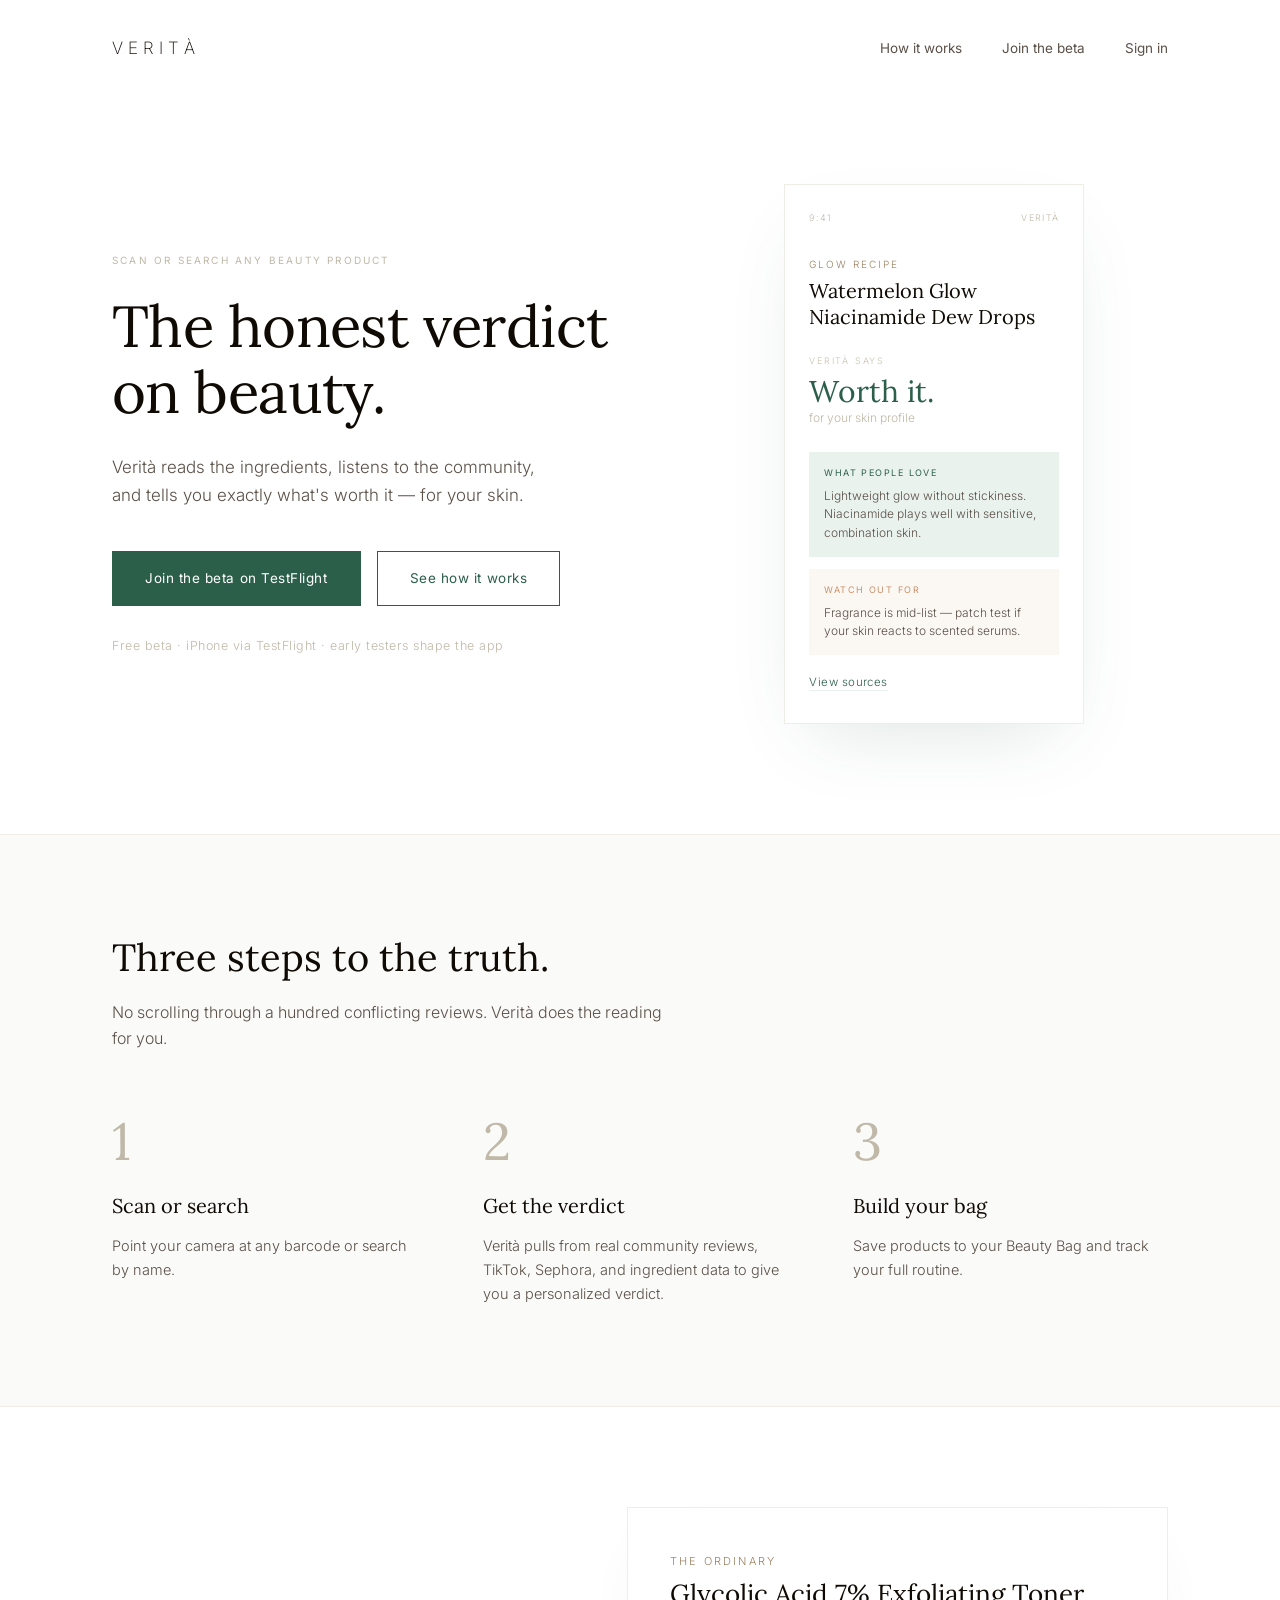
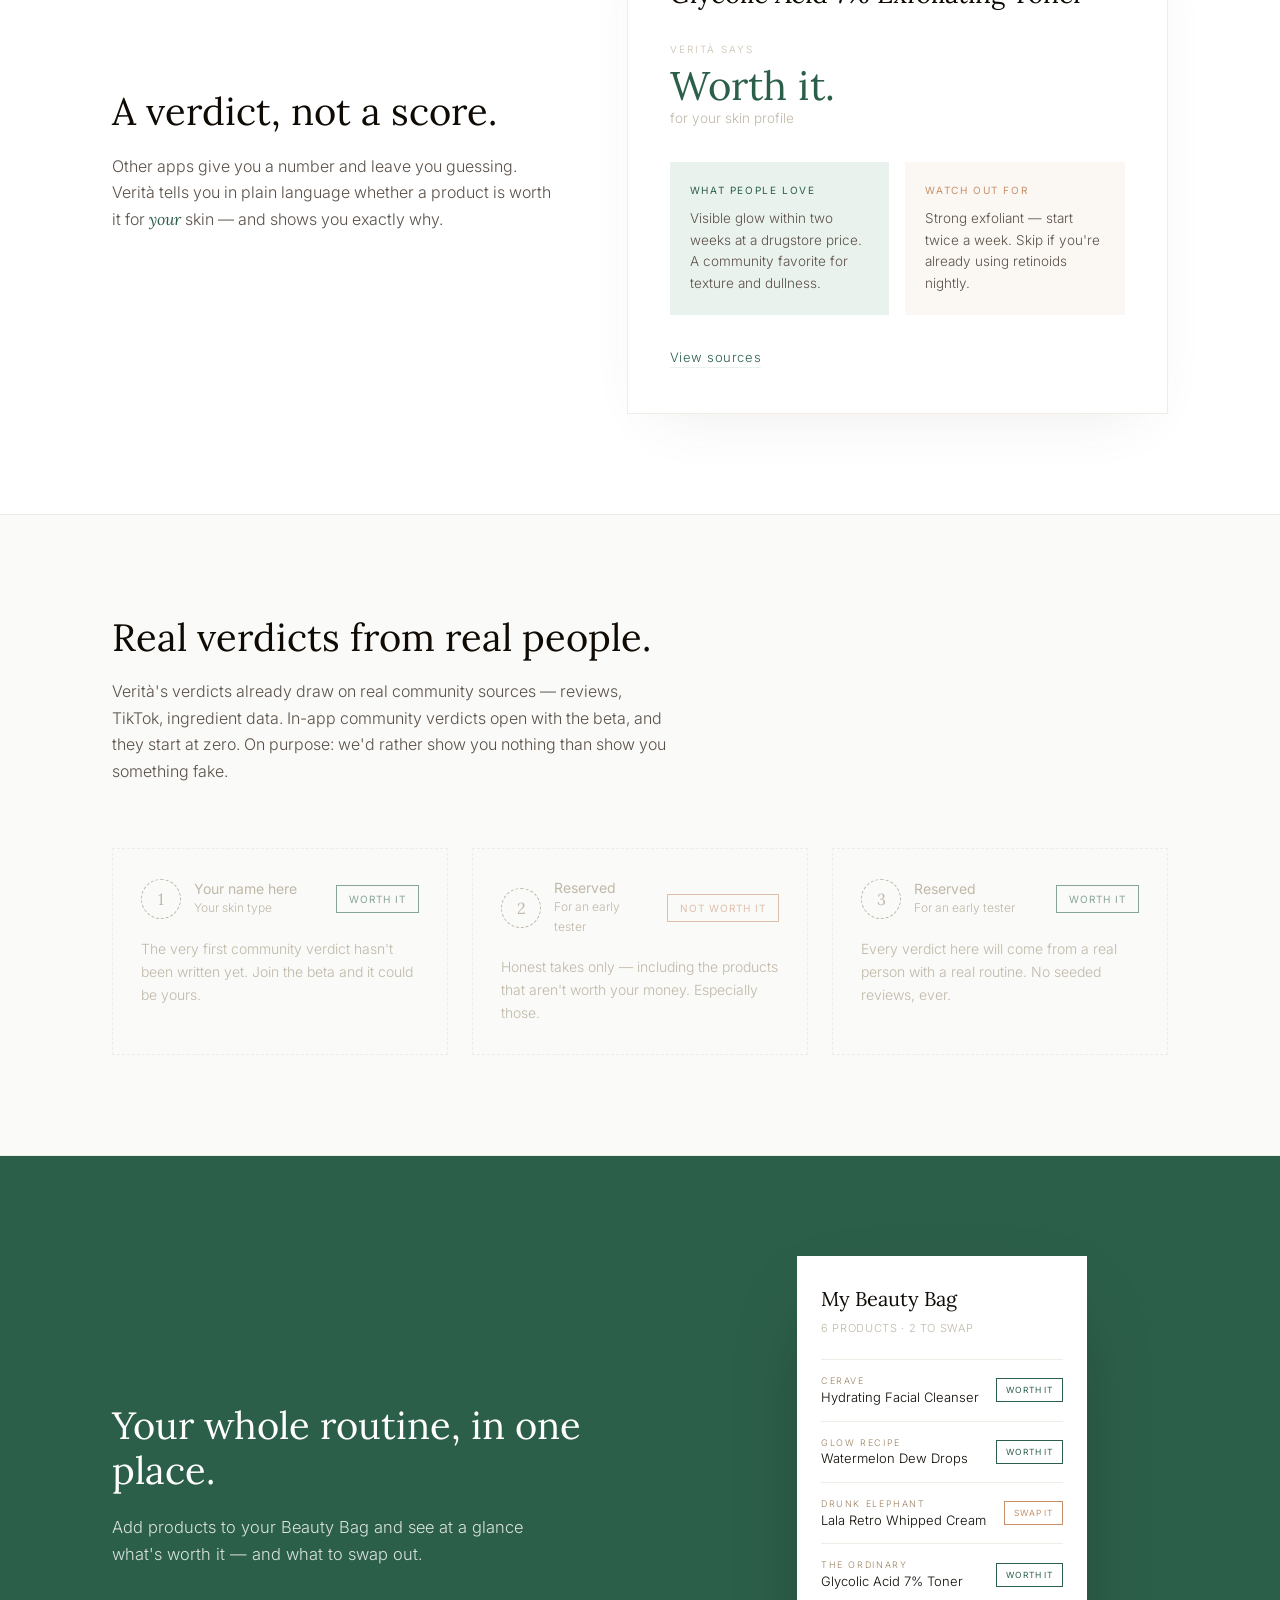
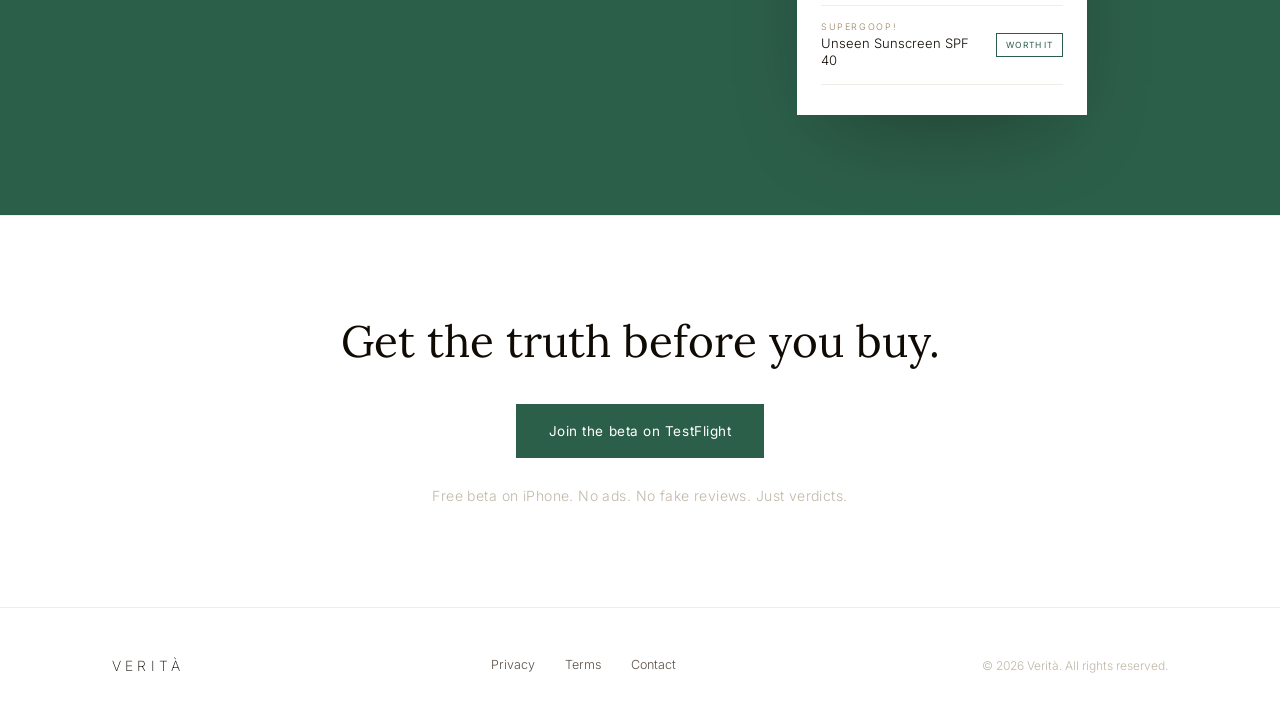
<file: verita-website.html>
<!DOCTYPE html>
<html lang="en">
<head>
<meta charset="UTF-8">
<meta name="viewport" content="width=device-width, initial-scale=1.0">
<title>Verità — The honest verdict on beauty.</title>
<meta name="description" content="Scan or search any beauty product and get a personalized, honest verdict for your skin — powered by real community sources.">
<link rel="preconnect" href="https://fonts.googleapis.com">
<link rel="preconnect" href="https://fonts.gstatic.com" crossorigin>
<link href="https://fonts.googleapis.com/css2?family=Inter:wght@200;300;400;500&family=Lora:ital,wght@0,400;0,500;1,400&display=swap" rel="stylesheet">
<style>
  :root {
    --green: #2C5F4A;
    --green-light: #EAF2EE;
    --bg: #FFFFFF;
    --warm: #FAFAF8;
    --border: #F0ECE6;
    --brand-warm: #9A8060;
    --body: #5A5048;
    --muted: #C0B8A8;
    --amber: #C8906A;
    --amber-bg: #FBF8F4;
    --ink: #0F0A04;
  }

  * { margin: 0; padding: 0; box-sizing: border-box; }

  html { scroll-behavior: smooth; }
  @media (prefers-reduced-motion: reduce) {
    html { scroll-behavior: auto; }
    *, *::before, *::after { animation: none !important; transition: none !important; }
  }

  body {
    font-family: 'Inter', -apple-system, sans-serif;
    font-weight: 300;
    color: var(--body);
    background: var(--bg);
    line-height: 1.65;
    font-size: 16px;
    -webkit-font-smoothing: antialiased;
  }

  .wordmark {
    font-family: 'Inter', sans-serif;
    font-weight: 200;
    letter-spacing: 0.3em;
    text-transform: uppercase;
    color: var(--ink);
    text-decoration: none;
  }

  .serif { font-family: 'Lora', Georgia, serif; font-weight: 400; }

  .container {
    max-width: 1120px;
    margin: 0 auto;
    padding: 0 32px;
  }

  a { color: inherit; }
  a:focus-visible, button:focus-visible {
    outline: 2px solid var(--green);
    outline-offset: 3px;
  }

  /* ─── NAV ─── */
  nav {
    padding: 34px 0;
  }
  .nav-inner {
    display: flex;
    align-items: center;
    justify-content: space-between;
  }
  .nav-brand { font-size: 17px; }
  .nav-links {
    display: flex;
    gap: 40px;
    align-items: center;
  }
  .nav-links a {
    text-decoration: none;
    font-size: 13.5px;
    font-weight: 400;
    color: var(--body);
    transition: color 0.2s ease;
  }
  .nav-links a:hover { color: var(--green); }

  /* ─── HERO ─── */
  .hero {
    padding: 88px 0 110px;
  }
  .hero-inner {
    display: grid;
    grid-template-columns: 1.05fr 0.95fr;
    gap: 72px;
    align-items: center;
  }
  .eyebrow {
    font-size: 10px;
    letter-spacing: 0.22em;
    text-transform: uppercase;
    color: var(--muted);
    font-weight: 400;
    margin-bottom: 26px;
  }
  .hero h1 {
    font-family: 'Lora', serif;
    font-weight: 400;
    font-size: clamp(38px, 5vw, 58px);
    line-height: 1.13;
    color: var(--ink);
    letter-spacing: -0.01em;
    margin-bottom: 28px;
  }
  .hero h1 em {
    font-style: italic;
    color: var(--green);
  }
  .hero-sub {
    font-size: 17px;
    max-width: 440px;
    margin-bottom: 42px;
    color: var(--body);
  }
  .cta-row {
    display: flex;
    gap: 16px;
    flex-wrap: wrap;
    margin-bottom: 30px;
  }
  .btn {
    display: inline-block;
    padding: 15px 32px;
    font-family: 'Inter', sans-serif;
    font-size: 13.5px;
    font-weight: 400;
    letter-spacing: 0.04em;
    text-decoration: none;
    border-radius: 0;
    cursor: pointer;
    transition: background 0.2s ease, color 0.2s ease, border-color 0.2s ease;
  }
  .btn-fill {
    background: var(--green);
    color: #fff;
    border: 1px solid var(--green);
  }
  .btn-fill:hover { background: #234C3B; border-color: #234C3B; }
  .btn-outline {
    background: transparent;
    color: var(--green);
    border: 1px solid var(--green);
  }
  .btn-outline:hover { background: var(--green-light); }

  .store-badges {
    display: flex;
    gap: 14px;
    align-items: center;
  }
  .badge {
    display: inline-flex;
    align-items: center;
    gap: 9px;
    border: 1px solid var(--border);
    padding: 9px 18px;
    font-size: 11px;
    letter-spacing: 0.06em;
    color: var(--body);
    text-decoration: none;
    transition: border-color 0.2s ease;
  }
  .badge:hover { border-color: var(--muted); }
  .badge svg { width: 15px; height: 15px; fill: var(--body); }
  .badge span strong {
    display: block;
    font-weight: 400;
    font-size: 12.5px;
    color: var(--ink);
    letter-spacing: 0.02em;
  }

  /* ─── PHONE MOCKUP ─── */
  .phone {
    width: 300px;
    margin: 0 auto;
    background: #fff;
    border: 1px solid var(--border);
    box-shadow: 0 30px 80px -30px rgba(44, 95, 74, 0.18);
    padding: 26px 24px 30px;
  }
  .phone-status {
    display: flex;
    justify-content: space-between;
    font-size: 9px;
    letter-spacing: 0.15em;
    color: var(--muted);
    text-transform: uppercase;
    margin-bottom: 30px;
  }
  .phone .p-brand {
    font-size: 10px;
    letter-spacing: 0.2em;
    text-transform: uppercase;
    color: var(--brand-warm);
    margin-bottom: 6px;
  }
  .phone .p-product {
    font-family: 'Lora', serif;
    font-size: 20px;
    color: var(--ink);
    line-height: 1.3;
    margin-bottom: 24px;
  }
  .phone .p-says {
    font-size: 9px;
    letter-spacing: 0.2em;
    text-transform: uppercase;
    color: #C8C0B0;
    margin-bottom: 6px;
  }
  .phone .p-verdict {
    font-family: 'Lora', serif;
    font-size: 30px;
    color: var(--green);
    line-height: 1.1;
  }
  .phone .p-for {
    font-size: 12px;
    color: var(--muted);
    margin-bottom: 24px;
  }
  .p-box {
    padding: 14px 15px;
    margin-bottom: 12px;
  }
  .p-box .p-label {
    font-size: 9px;
    letter-spacing: 0.16em;
    text-transform: uppercase;
    margin-bottom: 6px;
    font-weight: 400;
  }
  .p-box p { font-size: 12px; line-height: 1.55; }
  .p-love { background: var(--green-light); }
  .p-love .p-label { color: var(--green); }
  .p-watch { background: var(--amber-bg); }
  .p-watch .p-label { color: var(--amber); }
  .p-sources {
    font-size: 11.5px;
    color: var(--green);
    text-decoration: none;
    letter-spacing: 0.04em;
    border-bottom: 1px solid var(--green-light);
    padding-bottom: 1px;
  }

  /* ─── SECTION BASICS ─── */
  section { border-top: 0.5px solid var(--border); }
  .section-pad { padding: 100px 0; }
  .section-head {
    max-width: 560px;
    margin-bottom: 64px;
  }
  .section-head h2 {
    font-family: 'Lora', serif;
    font-weight: 400;
    font-size: clamp(28px, 3.4vw, 38px);
    color: var(--ink);
    line-height: 1.2;
    margin-bottom: 18px;
  }
  .section-head p { font-size: 16px; }

  /* ─── HOW IT WORKS ─── */
  .how { background: var(--warm); }
  .steps {
    display: grid;
    grid-template-columns: repeat(3, 1fr);
    gap: 56px;
  }
  .step-num {
    font-family: 'Lora', serif;
    font-weight: 400;
    font-size: 52px;
    color: var(--muted);
    line-height: 1;
    margin-bottom: 22px;
  }
  .step h3 {
    font-family: 'Lora', serif;
    font-weight: 400;
    font-size: 20px;
    color: var(--ink);
    margin-bottom: 12px;
  }
  .step p { font-size: 14.5px; }

  /* ─── VERDICT PREVIEW ─── */
  .verdict-wrap {
    display: grid;
    grid-template-columns: 0.9fr 1.1fr;
    gap: 72px;
    align-items: center;
  }
  .verdict-card {
    border: 1px solid var(--border);
    background: #fff;
    padding: 44px 42px;
    box-shadow: 0 24px 60px -32px rgba(90, 80, 72, 0.14);
  }
  .verdict-card .v-brand {
    font-size: 11px;
    letter-spacing: 0.2em;
    text-transform: uppercase;
    color: var(--brand-warm);
    margin-bottom: 8px;
  }
  .verdict-card .v-product {
    font-family: 'Lora', serif;
    font-size: 26px;
    color: var(--ink);
    line-height: 1.25;
    margin-bottom: 30px;
  }
  .verdict-card .v-says {
    font-size: 10px;
    letter-spacing: 0.2em;
    text-transform: uppercase;
    color: #C8C0B0;
    margin-bottom: 8px;
  }
  .verdict-card .v-verdict {
    font-family: 'Lora', serif;
    font-size: 40px;
    color: var(--green);
    line-height: 1.05;
  }
  .verdict-card .v-for {
    font-size: 13.5px;
    color: var(--muted);
    margin-bottom: 32px;
  }
  .v-boxes {
    display: grid;
    grid-template-columns: 1fr 1fr;
    gap: 16px;
    margin-bottom: 28px;
  }
  .v-box { padding: 20px; }
  .v-box .v-label {
    font-size: 10px;
    letter-spacing: 0.16em;
    text-transform: uppercase;
    margin-bottom: 10px;
    font-weight: 400;
  }
  .v-box p { font-size: 13.5px; line-height: 1.6; }
  .v-love { background: var(--green-light); }
  .v-love .v-label { color: var(--green); }
  .v-watch { background: var(--amber-bg); }
  .v-watch .v-label { color: var(--amber); }
  .v-sources {
    font-size: 13px;
    color: var(--green);
    text-decoration: none;
    letter-spacing: 0.04em;
    border-bottom: 1px solid var(--green-light);
    padding-bottom: 2px;
    transition: border-color 0.2s ease;
  }
  .v-sources:hover { border-color: var(--green); }

  /* ─── COMMUNITY ─── */
  .community { background: var(--warm); }
  .reviews {
    display: grid;
    grid-template-columns: repeat(3, 1fr);
    gap: 24px;
  }
  .review {
    background: #fff;
    border: 1px solid var(--border);
    padding: 30px 28px;
  }
  .review-top {
    display: flex;
    align-items: center;
    gap: 13px;
    margin-bottom: 18px;
  }
  .avatar {
    width: 40px;
    height: 40px;
    background: var(--green-light);
    color: var(--green);
    font-family: 'Lora', serif;
    font-size: 16px;
    display: flex;
    align-items: center;
    justify-content: center;
    border-radius: 50%;
    flex-shrink: 0;
  }
  .review-meta { flex: 1; }
  .review-meta .r-name {
    font-size: 14px;
    font-weight: 400;
    color: var(--ink);
    line-height: 1.3;
  }
  .review-meta .r-skin {
    font-size: 12px;
    color: var(--muted);
  }
  .pill {
    font-size: 10px;
    letter-spacing: 0.1em;
    text-transform: uppercase;
    padding: 5px 12px;
    border-radius: 0;
    white-space: nowrap;
    font-weight: 400;
  }
  .pill-worth { border: 1px solid var(--green); color: var(--green); }
  .pill-not { border: 1px solid var(--amber); color: var(--amber); }
  .review p {
    font-size: 14px;
    line-height: 1.65;
  }

  /* ─── BEAUTY BAG ─── */
  .bag {
    background: var(--green);
    color: #fff;
  }
  .bag-inner {
    display: grid;
    grid-template-columns: 1fr 0.85fr;
    gap: 72px;
    align-items: center;
  }
  .bag h2 {
    font-family: 'Lora', serif;
    font-weight: 400;
    font-size: clamp(28px, 3.4vw, 38px);
    line-height: 1.2;
    color: #fff;
    margin-bottom: 20px;
  }
  .bag p {
    font-size: 16.5px;
    color: rgba(255,255,255,0.82);
    max-width: 440px;
  }
  .bag-phone {
    width: 290px;
    margin: 0 auto;
    background: #fff;
    padding: 26px 24px 30px;
    box-shadow: 0 34px 90px -34px rgba(15, 10, 4, 0.4);
  }
  .bag-phone .bp-title {
    font-family: 'Lora', serif;
    font-size: 20px;
    color: var(--ink);
    margin-bottom: 4px;
  }
  .bag-phone .bp-count {
    font-size: 11px;
    color: var(--muted);
    letter-spacing: 0.06em;
    text-transform: uppercase;
    margin-bottom: 22px;
  }
  .bp-item {
    display: flex;
    justify-content: space-between;
    align-items: center;
    gap: 12px;
    padding: 14px 0;
    border-top: 0.5px solid var(--border);
  }
  .bp-item:last-child { border-bottom: 0.5px solid var(--border); }
  .bp-info .bp-brand {
    font-size: 9px;
    letter-spacing: 0.18em;
    text-transform: uppercase;
    color: var(--brand-warm);
  }
  .bp-info .bp-name {
    font-size: 13px;
    color: var(--ink);
    line-height: 1.35;
  }
  .bp-pill {
    font-size: 8.5px;
    letter-spacing: 0.1em;
    text-transform: uppercase;
    padding: 4px 9px;
    white-space: nowrap;
  }

  /* ─── DOWNLOAD CTA ─── */
  .download {
    text-align: center;
  }
  .download h2 {
    font-family: 'Lora', serif;
    font-weight: 400;
    font-size: clamp(30px, 4vw, 44px);
    color: var(--ink);
    line-height: 1.18;
    margin-bottom: 36px;
  }
  .download .store-badges { justify-content: center; margin-bottom: 26px; }
  .download .tagline {
    font-size: 14px;
    color: var(--muted);
    letter-spacing: 0.03em;
  }

  /* ─── FOOTER ─── */
  footer {
    border-top: 0.5px solid var(--border);
    padding: 46px 0;
  }
  .footer-inner {
    display: flex;
    justify-content: space-between;
    align-items: center;
    gap: 24px;
    flex-wrap: wrap;
  }
  .footer-inner .wordmark { font-size: 14px; }
  .footer-links {
    display: flex;
    gap: 30px;
  }
  .footer-links a {
    font-size: 12.5px;
    text-decoration: none;
    color: var(--body);
    transition: color 0.2s ease;
  }
  .footer-links a:hover { color: var(--green); }
  .copyright {
    font-size: 12px;
    color: var(--muted);
  }

  /* ─── BETA STATES ─── */
  .beta-note {
    font-size: 12.5px;
    color: var(--muted);
    letter-spacing: 0.04em;
  }
  .review-empty {
    border-style: dashed;
    background: transparent;
  }
  .review-empty .avatar {
    background: transparent;
    border: 1px dashed var(--muted);
    color: var(--muted);
  }
  .review-empty p, .review-empty .r-name, .review-empty .r-skin { color: var(--muted); }
  .review-empty .pill { opacity: 0.55; }

  /* ─── RESPONSIVE ─── */
  @media (max-width: 900px) {
    .hero { padding: 56px 0 80px; }
    .hero-inner, .verdict-wrap, .bag-inner {
      grid-template-columns: 1fr;
      gap: 56px;
    }
    .steps { grid-template-columns: 1fr; gap: 44px; }
    .reviews { grid-template-columns: 1fr; }
    .section-pad { padding: 72px 0; }
    .nav-links { gap: 22px; }
    .nav-links a:not(:last-child) { display: none; }
  }
</style>
</head>
<body>

<nav>
  <div class="container nav-inner">
    <a href="#" class="wordmark nav-brand">Verità</a>
    <div class="nav-links">
      <a href="#how">How it works</a>
      <a href="#download">Join the beta</a>
      <a href="#">Sign in</a>
    </div>
  </div>
</nav>

<!-- HERO -->
<header class="hero">
  <div class="container hero-inner">
    <div>
      <div class="eyebrow">Scan or search any beauty product</div>
      <h1>The honest verdict on&nbsp;beauty.</h1>
      <p class="hero-sub">Verità reads the ingredients, listens to the community, and tells you exactly what's worth it — for your skin.</p>
      <div class="cta-row">
        <a href="#" class="btn btn-fill testflight-link">Join the beta on TestFlight</a>
        <a href="#how" class="btn btn-outline">See how it works</a>
      </div>
      <p class="beta-note">Free beta · iPhone via TestFlight · early testers shape the app</p>
    </div>
    <div>
      <div class="phone" role="img" aria-label="Verità app showing a product verdict screen">
        <div class="phone-status"><span>9:41</span><span>Verità</span></div>
        <div class="p-brand">Glow Recipe</div>
        <div class="p-product">Watermelon Glow Niacinamide Dew Drops</div>
        <div class="p-says">Verità says</div>
        <div class="p-verdict">Worth it.</div>
        <div class="p-for">for your skin profile</div>
        <div class="p-box p-love">
          <div class="p-label">What people love</div>
          <p>Lightweight glow without stickiness. Niacinamide plays well with sensitive, combination skin.</p>
        </div>
        <div class="p-box p-watch">
          <div class="p-label">Watch out for</div>
          <p>Fragrance is mid-list — patch test if your skin reacts to scented serums.</p>
        </div>
        <a href="#" class="p-sources">View sources</a>
      </div>
    </div>
  </div>
</header>

<!-- HOW IT WORKS -->
<section class="how section-pad" id="how">
  <div class="container">
    <div class="section-head">
      <h2>Three steps to the truth.</h2>
      <p>No scrolling through a hundred conflicting reviews. Verità does the reading for you.</p>
    </div>
    <div class="steps">
      <div class="step">
        <div class="step-num serif">1</div>
        <h3>Scan or search</h3>
        <p>Point your camera at any barcode or search by name.</p>
      </div>
      <div class="step">
        <div class="step-num serif">2</div>
        <h3>Get the verdict</h3>
        <p>Verità pulls from real community reviews, TikTok, Sephora, and ingredient data to give you a personalized verdict.</p>
      </div>
      <div class="step">
        <div class="step-num serif">3</div>
        <h3>Build your bag</h3>
        <p>Save products to your Beauty Bag and track your full routine.</p>
      </div>
    </div>
  </div>
</section>

<!-- VERDICT PREVIEW -->
<section class="section-pad">
  <div class="container verdict-wrap">
    <div class="section-head" style="margin-bottom:0;">
      <h2>A verdict, not a score.</h2>
      <p>Other apps give you a number and leave you guessing. Verità tells you in plain language whether a product is worth it for <em class="serif" style="color:var(--green);">your</em> skin — and shows you exactly why.</p>
    </div>
    <div class="verdict-card">
      <div class="v-brand">The Ordinary</div>
      <div class="v-product">Glycolic Acid 7% Exfoliating Toner</div>
      <div class="v-says">Verità says</div>
      <div class="v-verdict">Worth it.</div>
      <div class="v-for">for your skin profile</div>
      <div class="v-boxes">
        <div class="v-box v-love">
          <div class="v-label">What people love</div>
          <p>Visible glow within two weeks at a drugstore price. A community favorite for texture and dullness.</p>
        </div>
        <div class="v-box v-watch">
          <div class="v-label">Watch out for</div>
          <p>Strong exfoliant — start twice a week. Skip if you're already using retinoids nightly.</p>
        </div>
      </div>
      <a href="#" class="v-sources">View sources</a>
    </div>
  </div>
</section>

<!-- COMMUNITY -->
<section class="community section-pad">
  <div class="container">
    <div class="section-head">
      <h2>Real verdicts from real people.</h2>
      <p>Verità's verdicts already draw on real community sources — reviews, TikTok, ingredient data. In-app community verdicts open with the beta, and they start at zero. On purpose: we'd rather show you nothing than show you something fake.</p>
    </div>
    <div class="reviews">
      <div class="review review-empty">
        <div class="review-top">
          <div class="avatar">1</div>
          <div class="review-meta">
            <div class="r-name">Your name here</div>
            <div class="r-skin">Your skin type</div>
          </div>
          <span class="pill pill-worth">Worth it</span>
        </div>
        <p>The very first community verdict hasn't been written yet. Join the beta and it could be yours.</p>
      </div>
      <div class="review review-empty">
        <div class="review-top">
          <div class="avatar">2</div>
          <div class="review-meta">
            <div class="r-name">Reserved</div>
            <div class="r-skin">For an early tester</div>
          </div>
          <span class="pill pill-not">Not worth it</span>
        </div>
        <p>Honest takes only — including the products that aren't worth your money. Especially those.</p>
      </div>
      <div class="review review-empty">
        <div class="review-top">
          <div class="avatar">3</div>
          <div class="review-meta">
            <div class="r-name">Reserved</div>
            <div class="r-skin">For an early tester</div>
          </div>
          <span class="pill pill-worth">Worth it</span>
        </div>
        <p>Every verdict here will come from a real person with a real routine. No seeded reviews, ever.</p>
      </div>
    </div>
  </div>
</section>

<!-- BEAUTY BAG -->
<section class="bag section-pad">
  <div class="container bag-inner">
    <div>
      <h2>Your whole routine, in one place.</h2>
      <p>Add products to your Beauty Bag and see at a glance what's worth it — and what to swap out.</p>
    </div>
    <div class="bag-phone" role="img" aria-label="Verità app showing the My Beauty Bag screen">
      <div class="bp-title">My Beauty Bag</div>
      <div class="bp-count">6 products · 2 to swap</div>
      <div class="bp-item">
        <div class="bp-info">
          <div class="bp-brand">CeraVe</div>
          <div class="bp-name">Hydrating Facial Cleanser</div>
        </div>
        <span class="pill pill-worth bp-pill">Worth it</span>
      </div>
      <div class="bp-item">
        <div class="bp-info">
          <div class="bp-brand">Glow Recipe</div>
          <div class="bp-name">Watermelon Dew Drops</div>
        </div>
        <span class="pill pill-worth bp-pill">Worth it</span>
      </div>
      <div class="bp-item">
        <div class="bp-info">
          <div class="bp-brand">Drunk Elephant</div>
          <div class="bp-name">Lala Retro Whipped Cream</div>
        </div>
        <span class="pill pill-not bp-pill">Swap it</span>
      </div>
      <div class="bp-item">
        <div class="bp-info">
          <div class="bp-brand">The Ordinary</div>
          <div class="bp-name">Glycolic Acid 7% Toner</div>
        </div>
        <span class="pill pill-worth bp-pill">Worth it</span>
      </div>
      <div class="bp-item">
        <div class="bp-info">
          <div class="bp-brand">Supergoop!</div>
          <div class="bp-name">Unseen Sunscreen SPF 40</div>
        </div>
        <span class="pill pill-worth bp-pill">Worth it</span>
      </div>
    </div>
  </div>
</section>

<!-- DOWNLOAD -->
<section class="download section-pad" id="download">
  <div class="container">
    <h2>Get the truth before you buy.</h2>
    <div class="cta-row" style="justify-content:center; margin-bottom:26px;">
      <a href="#" class="btn btn-fill testflight-link">Join the beta on TestFlight</a>
    </div>
    <p class="tagline">Free beta on iPhone. No ads. No fake reviews. Just verdicts.</p>
  </div>
</section>

<footer>
  <div class="container footer-inner">
    <a href="#" class="wordmark">Verità</a>
    <div class="footer-links">
      <a href="#">Privacy</a>
      <a href="#">Terms</a>
      <a href="#">Contact</a>
    </div>
    <div class="copyright">© 2026 Verità. All rights reserved.</div>
  </div>
</footer>

<script>
  // ── Paste your TestFlight invite link here (one spot, updates every button on the page) ──
  const TESTFLIGHT_URL = "https://testflight.apple.com/join/ReC68vTJ";
  document.querySelectorAll(".testflight-link").forEach(a => { a.href = TESTFLIGHT_URL; });
</script>
</body>
</html>
</file>
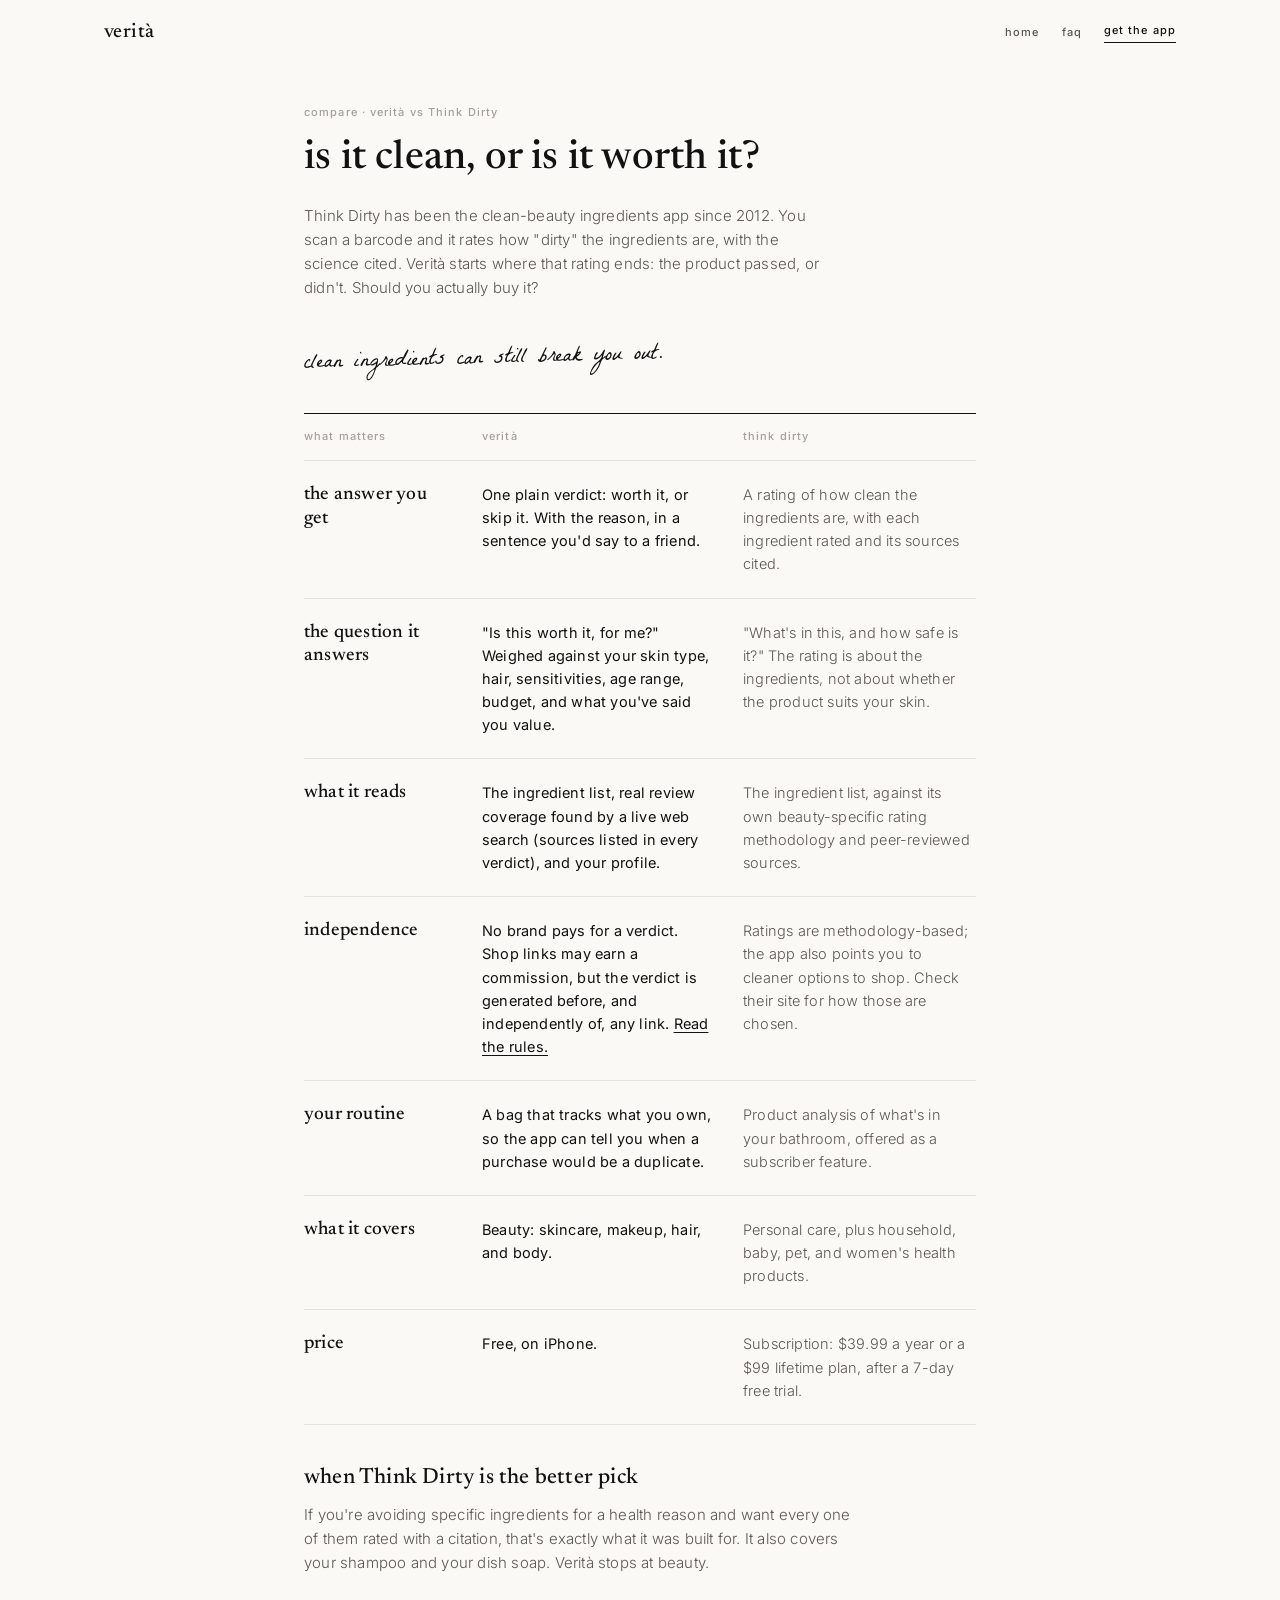
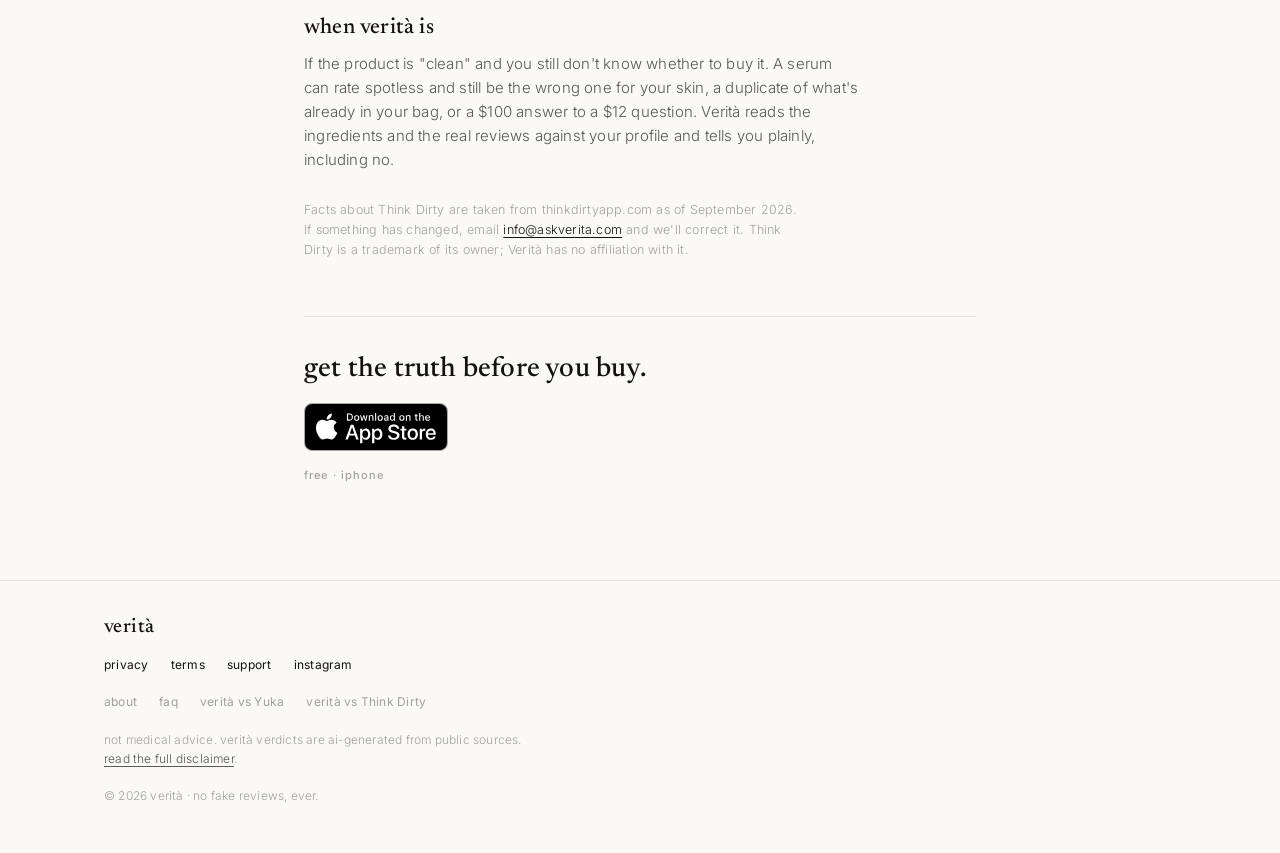
<file: vs/verita-vs-think-dirty.html>
<!DOCTYPE html>
<html lang="en">
<head>
<meta charset="UTF-8">
<meta name="viewport" content="width=device-width, initial-scale=1.0">
<title>Verità vs Think Dirty — is it clean, or is it worth it</title>
<meta name="description" content="Think Dirty rates how clean a product's ingredients are. Verità tells you whether the product is worth buying for your skin, hair, and budget. Where they differ, plainly.">
<meta name="robots" content="index, follow">
<link rel="canonical" href="https://askverita.com/vs/verita-vs-think-dirty">
<meta property="og:title" content="Verità vs Think Dirty — is it clean, or is it worth it">
<meta property="og:description" content="Think Dirty grades ingredient safety for everyone. Verità decides whether a product is worth it for you. The honest differences.">
<meta property="og:type" content="article">
<meta property="og:url" content="https://askverita.com/vs/verita-vs-think-dirty">
<meta property="og:image" content="https://askverita.com/og.png">
<meta name="twitter:card" content="summary_large_image">
<link rel="preconnect" href="https://fonts.googleapis.com">
<link rel="preconnect" href="https://fonts.gstatic.com" crossorigin>
<link href="https://fonts.googleapis.com/css2?family=Newsreader:opsz,wght@6..72,400;6..72,500&family=Inter:wght@300;400;500&family=La+Belle+Aurore&display=swap" rel="stylesheet">
<link rel="stylesheet" href="/site.css">
<style>
  .note{font-size:22px;display:inline-block;transform:rotate(-1.5deg);margin:6px 0 36px;}
  .cmp{border-top:1px solid var(--ink);}
  .row{display:grid;grid-template-columns:150px 1fr 1fr;gap:28px;padding:22px 0;border-bottom:1px solid var(--line);}
  .row.head{padding:14px 0;font-size:11px;letter-spacing:.1em;color:var(--muted);font-weight:500;}
  .row .dim{font-family:var(--serif);font-weight:500;font-size:19px;color:var(--ink);line-height:1.25;}
  .doc .row p{font-size:14.5px;max-width:34ch;margin:0;}
  .row .us{color:var(--ink);font-weight:400;}
  @media(max-width:640px){
    .row{grid-template-columns:1fr;gap:10px;}
    .row.head{display:none;}
    .doc .row p{max-width:60ch;}
    .row p::before{display:block;font-size:11px;letter-spacing:.1em;color:var(--muted);font-weight:500;margin-bottom:2px;}
    .row p.us::before{content:"verità";}
    .row p.them::before{content:"think dirty";}
  }
</style>
</head>
<body>
<header class="mast"><a class="wordmark" href="/">verità</a><nav><a href="/">home</a><a href="/faq">faq</a><a class="get" data-placement="vs-think-dirty-nav" href="https://apps.apple.com/us/app/verit%C3%A0/id6782425899">get the app</a></nav></header>
<main class="doc">

  <div class="eyebrow">compare · verità vs Think Dirty</div>
  <h1>is it clean, or is it worth it?</h1>
  <p class="intro">Think Dirty has been the clean-beauty ingredients app since 2012. You scan a barcode and it rates how "dirty" the ingredients are, with the science cited. Verità starts where that rating ends: the product passed, or didn't. Should you actually buy it?</p>
  <span class="hand note">clean ingredients can still break you out.</span>

  <div class="cmp">
    <div class="row head"><span>what matters</span><span>verità</span><span>think dirty</span></div>
    <div class="row">
      <div class="dim">the answer you get</div>
      <p class="us">One plain verdict: worth it, or skip it. With the reason, in a sentence you'd say to a friend.</p>
      <p class="them">A rating of how clean the ingredients are, with each ingredient rated and its sources cited.</p>
    </div>
    <div class="row">
      <div class="dim">the question it answers</div>
      <p class="us">"Is this worth it, for me?" Weighed against your skin type, hair, sensitivities, age range, budget, and what you've said you value.</p>
      <p class="them">"What's in this, and how safe is it?" The rating is about the ingredients, not about whether the product suits your skin.</p>
    </div>
    <div class="row">
      <div class="dim">what it reads</div>
      <p class="us">The ingredient list, real review coverage found by a live web search (sources listed in every verdict), and your profile.</p>
      <p class="them">The ingredient list, against its own beauty-specific rating methodology and peer-reviewed sources.</p>
    </div>
    <div class="row">
      <div class="dim">independence</div>
      <p class="us">No brand pays for a verdict. Shop links may earn a commission, but the verdict is generated before, and independently of, any link. <a href="/faq#brands">Read the rules.</a></p>
      <p class="them">Ratings are methodology-based; the app also points you to cleaner options to shop. Check their site for how those are chosen.</p>
    </div>
    <div class="row">
      <div class="dim">your routine</div>
      <p class="us">A bag that tracks what you own, so the app can tell you when a purchase would be a duplicate.</p>
      <p class="them">Product analysis of what's in your bathroom, offered as a subscriber feature.</p>
    </div>
    <div class="row">
      <div class="dim">what it covers</div>
      <p class="us">Beauty: skincare, makeup, hair, and body.</p>
      <p class="them">Personal care, plus household, baby, pet, and women's health products.</p>
    </div>
    <div class="row">
      <div class="dim">price</div>
      <p class="us">Free, on iPhone.</p>
      <p class="them">Subscription: $39.99 a year or a $99 lifetime plan, after a 7-day free trial.</p>
    </div>
  </div>

  <h2>when Think Dirty is the better pick</h2>
  <p>If you're avoiding specific ingredients for a health reason and want every one of them rated with a citation, that's exactly what it was built for. It also covers your shampoo and your dish soap. Verità stops at beauty.</p>

  <h2>when verità is</h2>
  <p>If the product is "clean" and you still don't know whether to buy it. A serum can rate spotless and still be the wrong one for your skin, a duplicate of what's already in your bag, or a $100 answer to a $12 question. Verità reads the ingredients and the real reviews against your profile and tells you plainly, including no.</p>

  <p class="fine">Facts about Think Dirty are taken from thinkdirtyapp.com as of September 2026. If something has changed, email <a href="mailto:info@askverita.com">info@askverita.com</a> and we'll correct it. Think Dirty is a trademark of its owner; Verità has no affiliation with it.</p>

  <div class="cta">
    <span class="line">get the truth before you buy.</span>
    <a class="appstore" data-placement="vs-think-dirty" href="https://apps.apple.com/us/app/verit%C3%A0/id6782425899" aria-label="Download Verità on the App Store"><img src="/app-store-badge.svg" alt="Download on the App Store" width="144" height="48"></a>
    <span class="free">free · iphone</span>
  </div>
</main>
<footer>
  <div class="foot">
    <a class="wordmark" href="/">verità</a>
    <nav aria-label="legal and contact"><a href="/privacy">privacy</a><a href="/terms">terms</a><a href="/support">support</a><a href="https://www.instagram.com/askverita/" rel="noopener">instagram</a></nav>
    <nav class="more" aria-label="more"><a href="/about">about</a><a href="/faq">faq</a><a href="/vs/verita-vs-yuka">verità vs Yuka</a><a href="/vs/verita-vs-think-dirty">verità vs Think Dirty</a></nav>
    <p class="medical">not medical advice. verità verdicts are ai-generated from public sources. <a href="/disclaimer">read the full disclaimer</a>.</p>
    <small>© 2026 verità · no fake reviews, ever.</small>
  </div>
</footer>
<script type="module">
  // HeyCatch analytics — pinned ESM import (no build step), key is publishable.
  import { analytics } from 'https://esm.sh/@heycatch/sdk@0.7.0';
  analytics.init({ projectKey: 'hck_pk_44uyM-4j_QP7_OfkhimrYhVSZeRVIWxB', install: { framework: 'web', agent: 'claude-code' } });
  document.querySelectorAll('a[data-placement]').forEach(function (a) {
    a.addEventListener('click', function () { analytics.trackEvent('app_store_click', { placement: a.dataset.placement }); });
  });
</script>
</body>
</html>
</file>
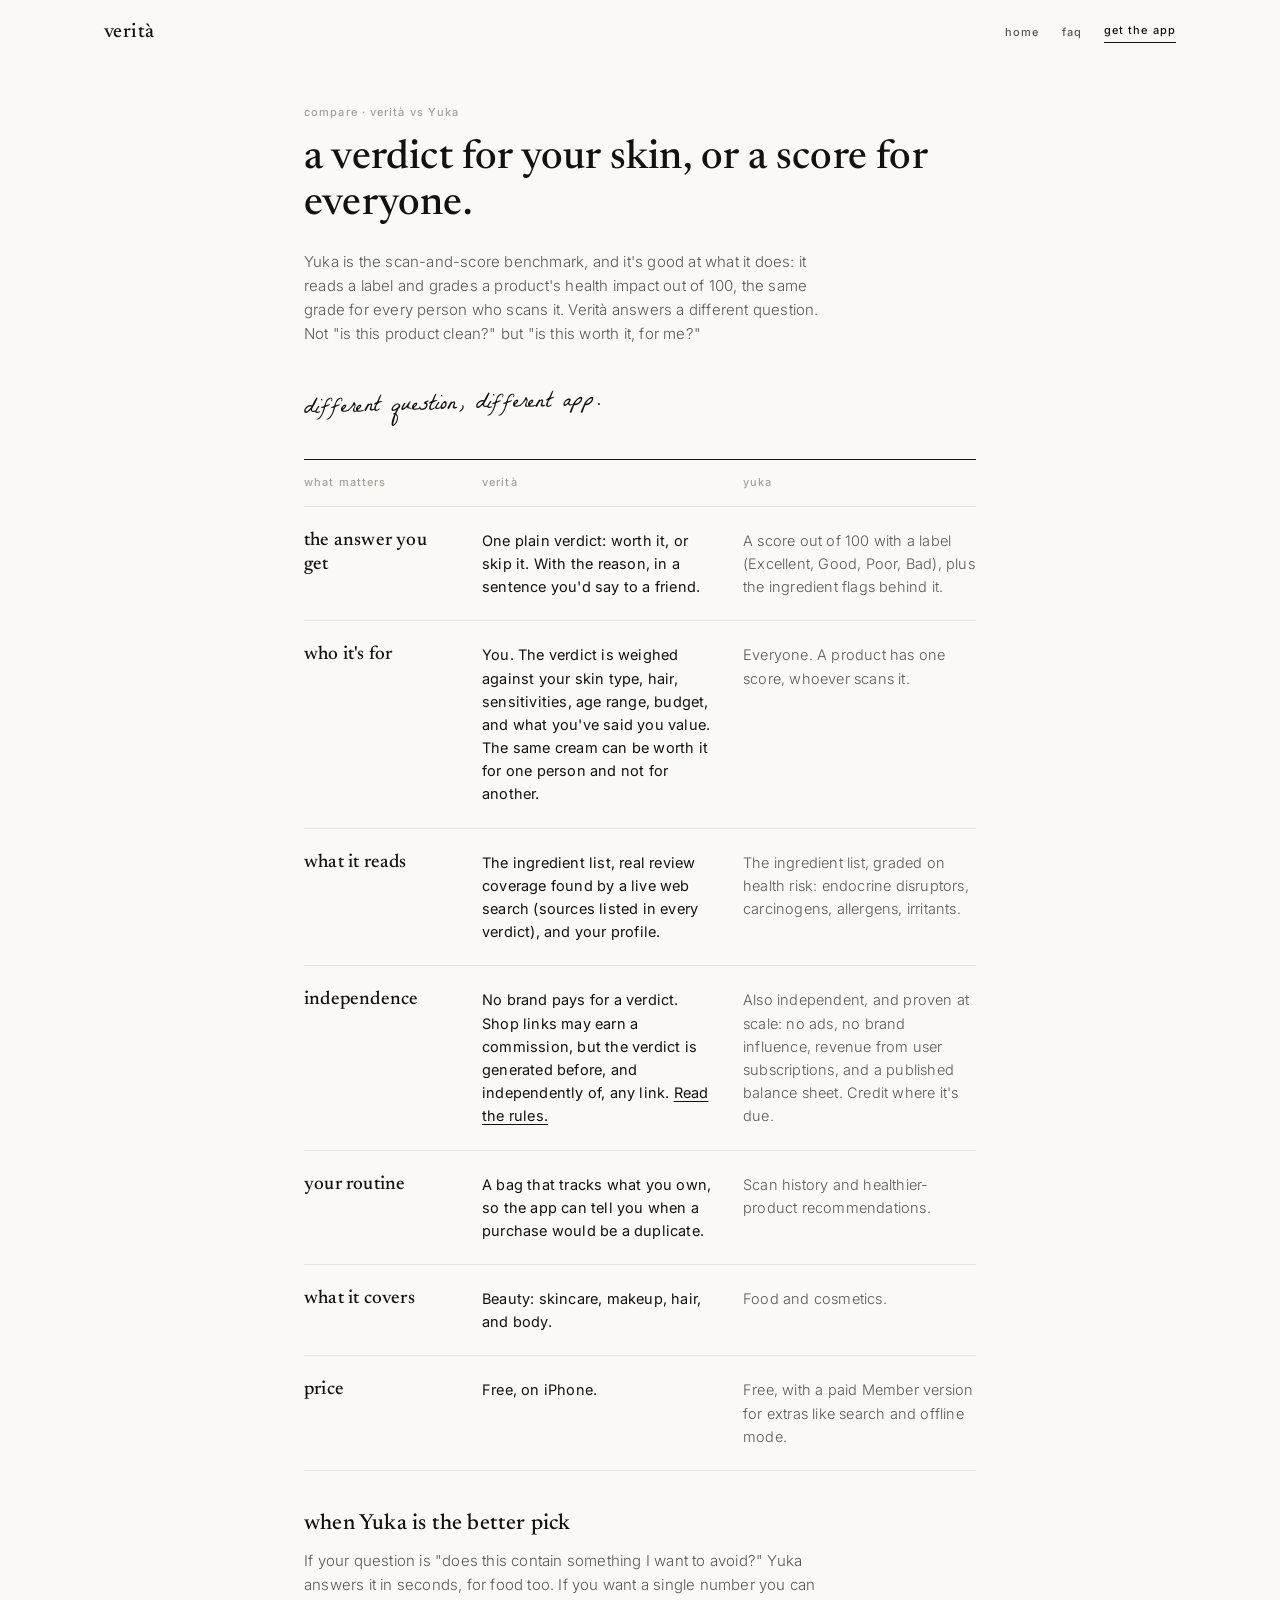
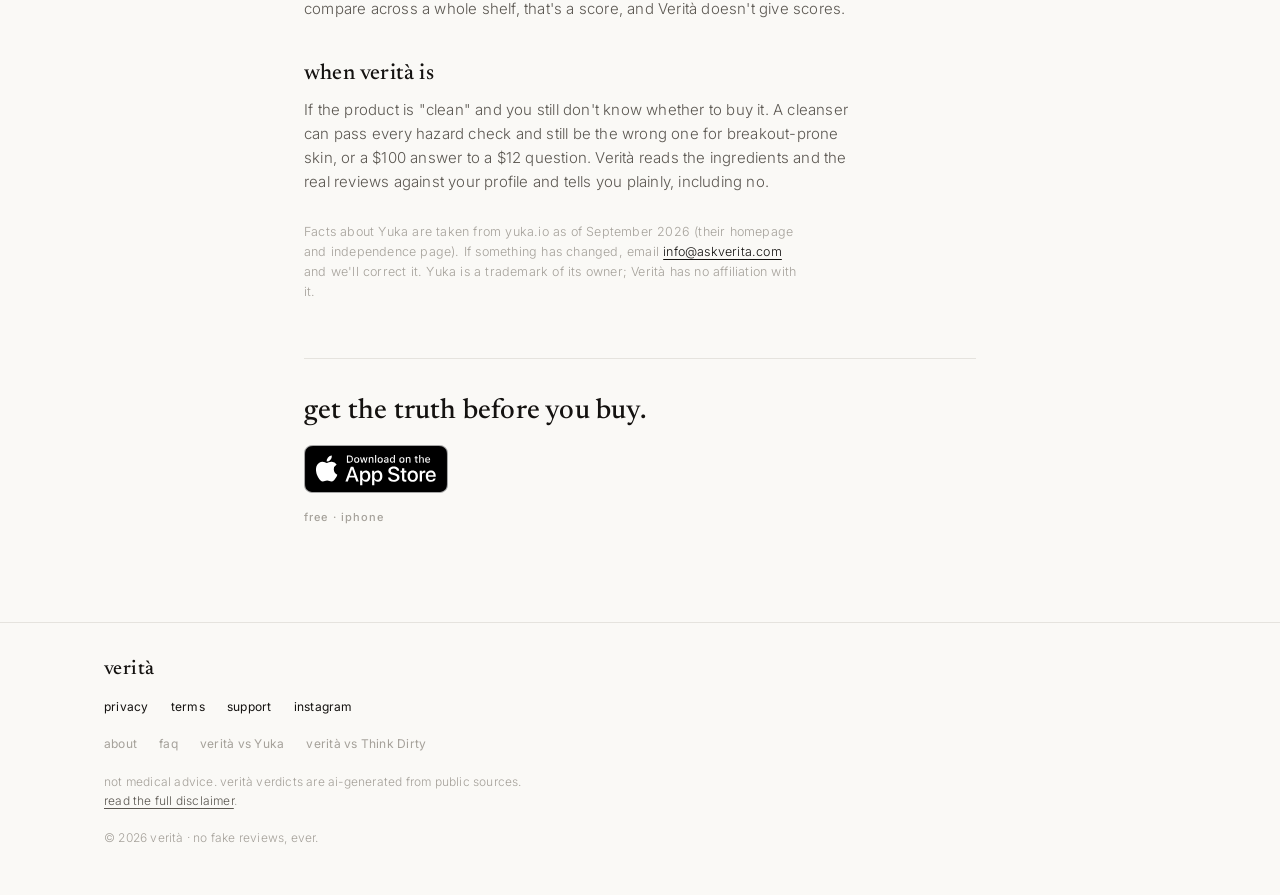
<file: vs/verita-vs-yuka.html>
<!DOCTYPE html>
<html lang="en">
<head>
<meta charset="UTF-8">
<meta name="viewport" content="width=device-width, initial-scale=1.0">
<title>Verità vs Yuka — a verdict for your skin, or a score for everyone</title>
<meta name="description" content="Yuka gives every product one health score out of 100. Verità gives you a personal verdict: worth it, or skip it, for your skin, hair, and budget. Where they differ, plainly.">
<meta name="robots" content="index, follow">
<link rel="canonical" href="https://askverita.com/vs/verita-vs-yuka">
<meta property="og:title" content="Verità vs Yuka — a verdict for your skin, or a score for everyone">
<meta property="og:description" content="Yuka scores a product's health impact for everyone. Verità decides whether it's worth it for you. The honest differences.">
<meta property="og:type" content="article">
<meta property="og:url" content="https://askverita.com/vs/verita-vs-yuka">
<meta property="og:image" content="https://askverita.com/og.png">
<meta name="twitter:card" content="summary_large_image">
<link rel="preconnect" href="https://fonts.googleapis.com">
<link rel="preconnect" href="https://fonts.gstatic.com" crossorigin>
<link href="https://fonts.googleapis.com/css2?family=Newsreader:opsz,wght@6..72,400;6..72,500&family=Inter:wght@300;400;500&family=La+Belle+Aurore&display=swap" rel="stylesheet">
<link rel="stylesheet" href="/site.css">
<style>
  .note{font-size:22px;display:inline-block;transform:rotate(-1.5deg);margin:6px 0 36px;}
  .cmp{border-top:1px solid var(--ink);}
  .row{display:grid;grid-template-columns:150px 1fr 1fr;gap:28px;padding:22px 0;border-bottom:1px solid var(--line);}
  .row.head{padding:14px 0;font-size:11px;letter-spacing:.1em;color:var(--muted);font-weight:500;}
  .row .dim{font-family:var(--serif);font-weight:500;font-size:19px;color:var(--ink);line-height:1.25;}
  .doc .row p{font-size:14.5px;max-width:34ch;margin:0;}
  .row .us{color:var(--ink);font-weight:400;}
  @media(max-width:640px){
    .row{grid-template-columns:1fr;gap:10px;}
    .row.head{display:none;}
    .doc .row p{max-width:60ch;}
    .row p::before{display:block;font-size:11px;letter-spacing:.1em;color:var(--muted);font-weight:500;margin-bottom:2px;}
    .row p.us::before{content:"verità";}
    .row p.them::before{content:"yuka";}
  }
</style>
</head>
<body>
<header class="mast"><a class="wordmark" href="/">verità</a><nav><a href="/">home</a><a href="/faq">faq</a><a class="get" data-placement="vs-yuka-nav" href="https://apps.apple.com/us/app/verit%C3%A0/id6782425899">get the app</a></nav></header>
<main class="doc">

  <div class="eyebrow">compare · verità vs Yuka</div>
  <h1>a verdict for your skin, or a score for everyone.</h1>
  <p class="intro">Yuka is the scan-and-score benchmark, and it's good at what it does: it reads a label and grades a product's health impact out of 100, the same grade for every person who scans it. Verità answers a different question. Not "is this product clean?" but "is this worth it, for me?"</p>
  <span class="hand note">different question, different app.</span>

  <div class="cmp">
    <div class="row head"><span>what matters</span><span>verità</span><span>yuka</span></div>
    <div class="row">
      <div class="dim">the answer you get</div>
      <p class="us">One plain verdict: worth it, or skip it. With the reason, in a sentence you'd say to a friend.</p>
      <p class="them">A score out of 100 with a label (Excellent, Good, Poor, Bad), plus the ingredient flags behind it.</p>
    </div>
    <div class="row">
      <div class="dim">who it's for</div>
      <p class="us">You. The verdict is weighed against your skin type, hair, sensitivities, age range, budget, and what you've said you value. The same cream can be worth it for one person and not for another.</p>
      <p class="them">Everyone. A product has one score, whoever scans it.</p>
    </div>
    <div class="row">
      <div class="dim">what it reads</div>
      <p class="us">The ingredient list, real review coverage found by a live web search (sources listed in every verdict), and your profile.</p>
      <p class="them">The ingredient list, graded on health risk: endocrine disruptors, carcinogens, allergens, irritants.</p>
    </div>
    <div class="row">
      <div class="dim">independence</div>
      <p class="us">No brand pays for a verdict. Shop links may earn a commission, but the verdict is generated before, and independently of, any link. <a href="/faq#brands">Read the rules.</a></p>
      <p class="them">Also independent, and proven at scale: no ads, no brand influence, revenue from user subscriptions, and a published balance sheet. Credit where it's due.</p>
    </div>
    <div class="row">
      <div class="dim">your routine</div>
      <p class="us">A bag that tracks what you own, so the app can tell you when a purchase would be a duplicate.</p>
      <p class="them">Scan history and healthier-product recommendations.</p>
    </div>
    <div class="row">
      <div class="dim">what it covers</div>
      <p class="us">Beauty: skincare, makeup, hair, and body.</p>
      <p class="them">Food and cosmetics.</p>
    </div>
    <div class="row">
      <div class="dim">price</div>
      <p class="us">Free, on iPhone.</p>
      <p class="them">Free, with a paid Member version for extras like search and offline mode.</p>
    </div>
  </div>

  <h2>when Yuka is the better pick</h2>
  <p>If your question is "does this contain something I want to avoid?" Yuka answers it in seconds, for food too. If you want a single number you can compare across a whole shelf, that's a score, and Verità doesn't give scores.</p>

  <h2>when verità is</h2>
  <p>If the product is "clean" and you still don't know whether to buy it. A cleanser can pass every hazard check and still be the wrong one for breakout-prone skin, or a $100 answer to a $12 question. Verità reads the ingredients and the real reviews against your profile and tells you plainly, including no.</p>

  <p class="fine">Facts about Yuka are taken from yuka.io as of September 2026 (their homepage and independence page). If something has changed, email <a href="mailto:info@askverita.com">info@askverita.com</a> and we'll correct it. Yuka is a trademark of its owner; Verità has no affiliation with it.</p>

  <div class="cta">
    <span class="line">get the truth before you buy.</span>
    <a class="appstore" data-placement="vs-yuka" href="https://apps.apple.com/us/app/verit%C3%A0/id6782425899" aria-label="Download Verità on the App Store"><img src="/app-store-badge.svg" alt="Download on the App Store" width="144" height="48"></a>
    <span class="free">free · iphone</span>
  </div>
</main>
<footer>
  <div class="foot">
    <a class="wordmark" href="/">verità</a>
    <nav aria-label="legal and contact"><a href="/privacy">privacy</a><a href="/terms">terms</a><a href="/support">support</a><a href="https://www.instagram.com/askverita/" rel="noopener">instagram</a></nav>
    <nav class="more" aria-label="more"><a href="/about">about</a><a href="/faq">faq</a><a href="/vs/verita-vs-yuka">verità vs Yuka</a><a href="/vs/verita-vs-think-dirty">verità vs Think Dirty</a></nav>
    <p class="medical">not medical advice. verità verdicts are ai-generated from public sources. <a href="/disclaimer">read the full disclaimer</a>.</p>
    <small>© 2026 verità · no fake reviews, ever.</small>
  </div>
</footer>
<script type="module">
  // HeyCatch analytics — pinned ESM import (no build step), key is publishable.
  import { analytics } from 'https://esm.sh/@heycatch/sdk@0.7.0';
  analytics.init({ projectKey: 'hck_pk_44uyM-4j_QP7_OfkhimrYhVSZeRVIWxB', install: { framework: 'web', agent: 'claude-code' } });
  document.querySelectorAll('a[data-placement]').forEach(function (a) {
    a.addEventListener('click', function () { analytics.trackEvent('app_store_click', { placement: a.dataset.placement }); });
  });
</script>
</body>
</html>
</file>
<file: site.css>
/* verità — "the journal". Shared by every page on askverita.com.
   Tokens mirror verita-app/design-system/tokens.ts exactly: paper, surface,
   ink, two greys and a hairline. No other colors. One radius (10px). */
:root{
  --paper:#FAF9F6; --surface:#F2F1ED;
  --ink:#141210; --soft:#5B5751; --muted:#A5A19A; --line:#E5E3DE; --nav-off:#C9C5BE;
  --serif:'Newsreader',Georgia,'Times New Roman',serif;
  --sans:'Inter',-apple-system,system-ui,'Helvetica Neue',sans-serif;
  --hand:'La Belle Aurore','Bradley Hand',cursive;
  --r:10px;
  --gutter:24px;
  --ease:cubic-bezier(.25,.1,.25,1);
}
*{margin:0;padding:0;box-sizing:border-box;}
html{-webkit-text-size-adjust:100%;}
body{font-family:var(--sans);font-weight:300;font-size:15px;line-height:1.6;letter-spacing:.2px;color:var(--soft);background:var(--paper);-webkit-font-smoothing:antialiased;}
a{color:var(--ink);text-underline-offset:3px;text-decoration-thickness:1px;}
a:focus-visible,button:focus-visible{outline:2px solid var(--ink);outline-offset:3px;border-radius:2px;}
img{max-width:100%;height:auto;display:block;}
strong{font-weight:500;color:var(--ink);}

.serif{font-family:var(--serif);font-weight:500;color:var(--ink);}
.hand{font-family:var(--hand);font-weight:400;color:var(--ink);}
.eyebrow{font-size:11px;font-weight:500;letter-spacing:.1em;color:var(--muted);line-height:1.4;}

/* ─── masthead ─── */
.mast{display:flex;justify-content:space-between;align-items:center;gap:16px;max-width:1120px;margin:0 auto;padding:22px var(--gutter);}
.wordmark{font-family:var(--serif);font-weight:500;font-size:20px;letter-spacing:.02em;color:var(--ink);text-decoration:none;line-height:1;}
.mast nav{display:flex;gap:22px;align-items:center;}
.mast nav a{font-size:11px;font-weight:500;letter-spacing:.1em;text-decoration:none;color:var(--soft);}
.mast nav a.get{color:var(--ink);border-bottom:1px solid var(--ink);padding-bottom:2px;}

/* ─── Apple's official App Store badge — never restyled, never below 40px tall ─── */
.appstore{display:inline-block;line-height:0;transition:opacity .2s var(--ease);}
.appstore:hover{opacity:.82;}
.appstore img{height:48px;width:auto;}
.free{font-size:11px;font-weight:500;letter-spacing:.1em;color:var(--muted);}

/* ─── footer ─── */
footer{border-top:1px solid var(--line);margin-top:24px;}
.foot{max-width:1120px;margin:0 auto;padding:36px var(--gutter) 48px;display:grid;gap:18px;}
.foot nav{display:flex;flex-wrap:wrap;gap:10px 22px;}
.foot nav a{font-size:12px;font-weight:400;letter-spacing:.02em;text-decoration:none;color:var(--ink);}
.foot nav.more a{color:var(--muted);}
.foot small{font-size:12px;color:var(--muted);}
.foot .medical{font-size:12px;line-height:1.6;color:var(--muted);max-width:60ch;}
.foot .medical a{color:var(--soft);}

/* ─── document pages (about, faq, vs, support, privacy, terms) ─── */
.doc{max-width:720px;margin:0 auto;padding:40px var(--gutter) 72px;}
.doc .eyebrow{margin-bottom:16px;}
.doc h1{font-family:var(--serif);font-weight:500;font-size:clamp(28px,5vw,40px);line-height:1.15;color:var(--ink);margin-bottom:22px;}
.doc h2{font-family:var(--serif);font-weight:500;font-size:22px;line-height:1.25;color:var(--ink);margin:40px 0 10px;}
.doc p{margin-bottom:14px;max-width:62ch;}
.doc .updated{font-size:12px;color:var(--muted);margin:-10px 0 32px;}
.doc .intro{max-width:58ch;margin-bottom:36px;}
.doc .plain{background:var(--surface);border-radius:var(--r);padding:18px 20px;margin:8px 0 20px;font-size:14.5px;}
.doc .fine{font-size:12.5px;color:var(--muted);margin-top:28px;}
.cta{margin-top:56px;padding-top:36px;border-top:1px solid var(--line);display:grid;gap:16px;justify-items:start;}
.cta .line{font-family:var(--serif);font-weight:500;font-size:clamp(22px,4vw,28px);color:var(--ink);line-height:1.2;}

@media (max-width:600px){
  .mast nav a:not(.get){display:none;}
  .doc{padding-top:24px;}
}
</file>
